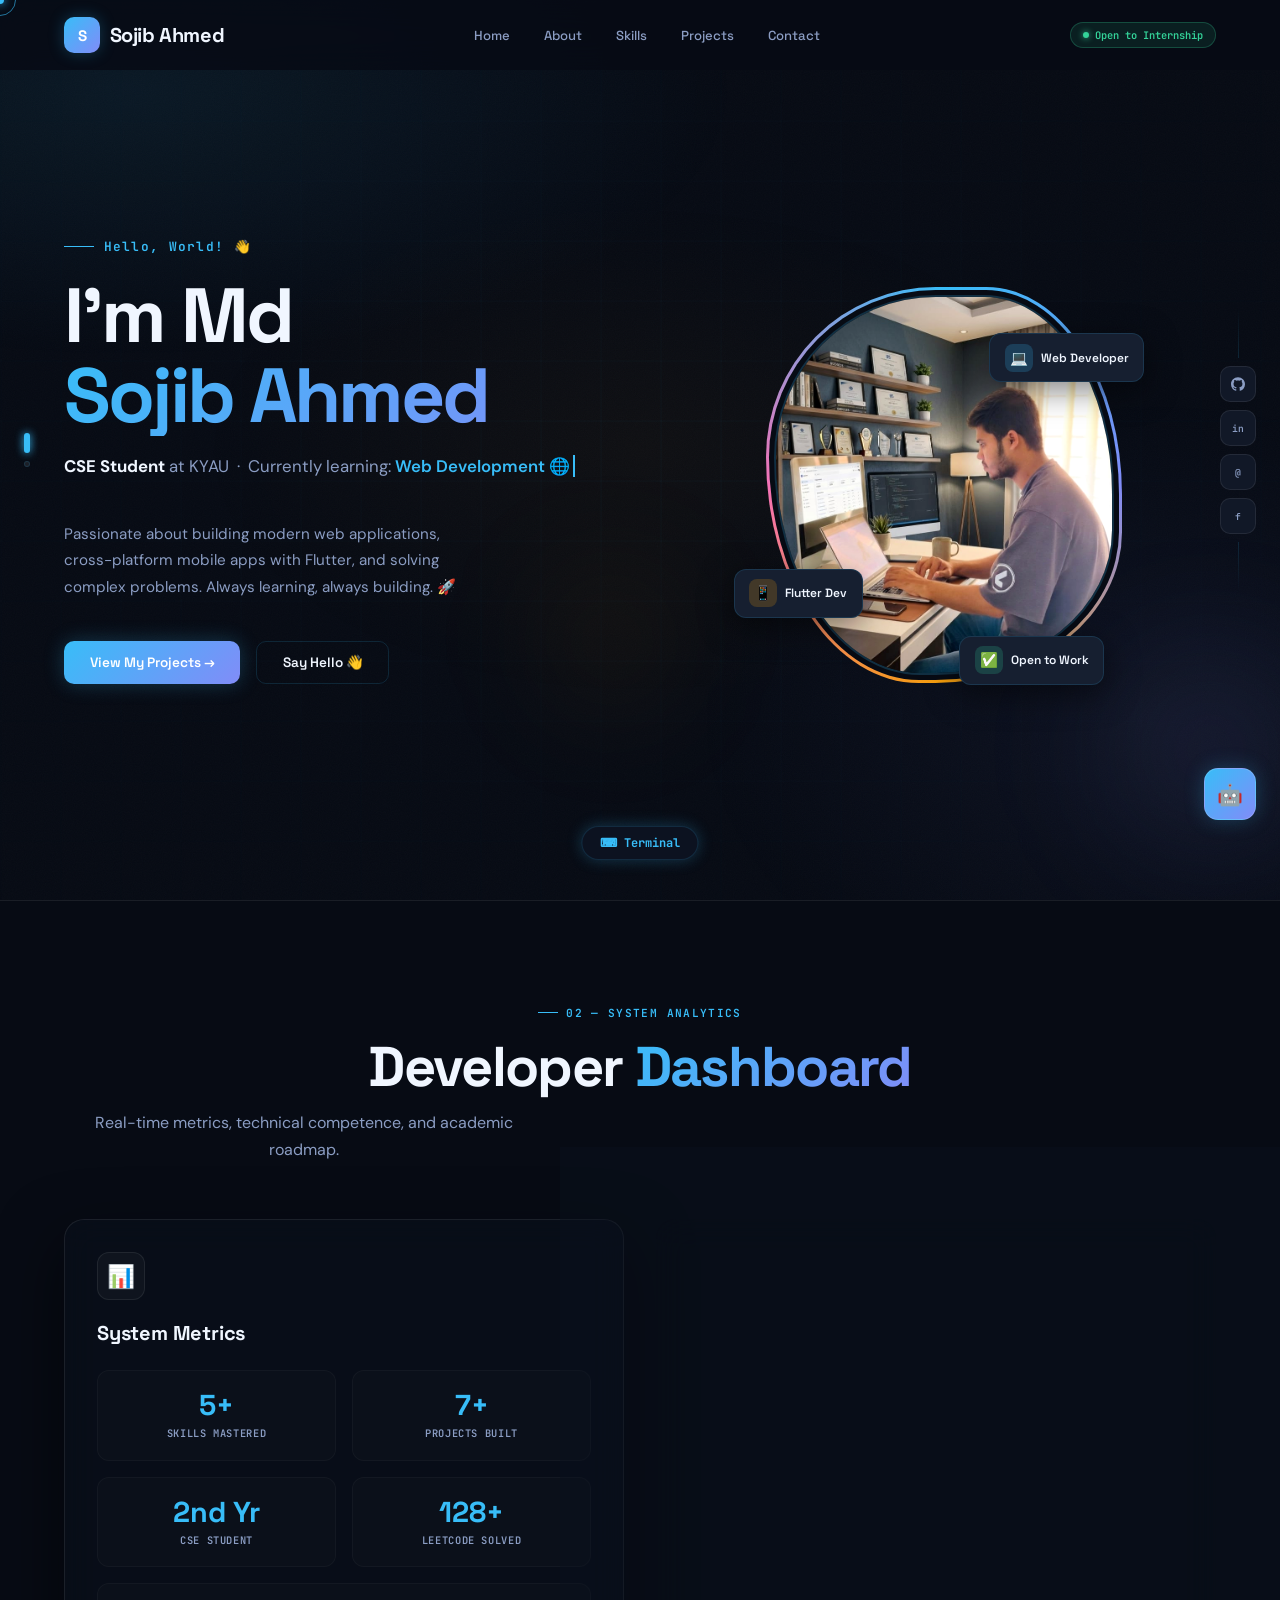
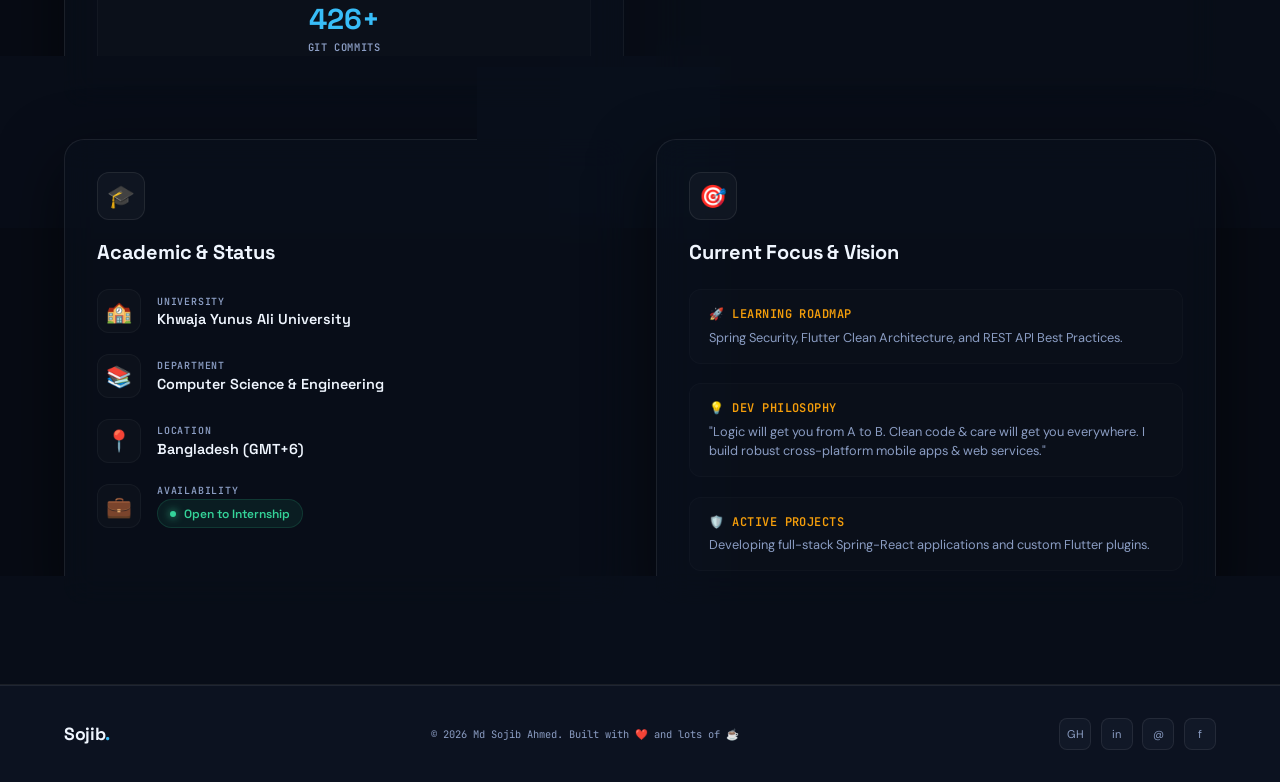
<file: index.html>
<!DOCTYPE html>
<html lang="en">
<head>
  <meta charset="UTF-8"/>
  <meta name="viewport" content="width=device-width, initial-scale=1.0"/>
  <title>Md Sojib Ahmed | CSE Student & Web Developer</title>
  <meta name="description" content="Portfolio of Md Sojib Ahmed — CSE student at Khwaja Yunus Ali University. Passionate about web development, Flutter, and problem solving."/>
  <meta name="keywords" content="Md Sojib Ahmed, CSE student, web developer, Flutter, React, portfolio, KYAU"/>
  <meta name="author" content="Md Sojib Ahmed"/>
  <meta property="og:title" content="Md Sojib Ahmed | Developer Portfolio"/>
  <meta property="og:description" content="CSE student passionate about web development, Flutter apps, and problem solving."/>
  <meta property="og:type" content="website"/>
  <link rel="icon" href="data:image/svg+xml,%3Csvg xmlns='http://www.w3.org/2000/svg' viewBox='0 0 100 100'%3E%3Cdefs%3E%3ClinearGradient id='grad' x1='0%25' y1='0%25' x2='100%25' y2='100%25'%3E%3Cstop offset='0%25' stop-color='%2338bdf8'/%3E%3Cstop offset='100%25' stop-color='%23818cf8'/%3E%3C/linearGradient%3E%3C/defs%3E%3Crect width='100' height='100' rx='24' fill='%230d1117' stroke='url(%23grad)' stroke-width='4'/%3E%3Ctext x='50%25' y='68%25' font-family='system-ui, sans-serif' font-weight='900' font-size='56' fill='url(%23grad)' text-anchor='middle'%3ES%3C/text%3E%3C/svg%3E"/>
  <link rel="stylesheet" href="css/global.css"/>
  <link rel="stylesheet" href="css/home.css"/>
</head>
<body>

<!-- CURSOR -->
<div id="cur-dot"></div>
<div id="cur-ring"></div>

<!-- KONAMI OVERLAY -->
<div id="konami-overlay">
  <div class="konami-emoji">🎉</div>
  <h2 class="konami-title">You Found the Easter Egg!</h2>
  <p class="konami-sub">↑↑↓↓←→←→BA — Incredible! 🕹️<br/>You truly have the developer instinct. Sojib would be proud!</p>
  <button class="konami-close" id="konamiClose">Awesome, Close ✕</button>
</div>

<!-- LOADER -->
<div id="loader">
  <div class="loader-logo-wrap">
    <div class="loader-logo">Sojib<span class="ld-accent">.</span></div>
  </div>
  <div class="loader-dots">
    <span></span><span></span><span></span>
  </div>
  <div class="loader-progress">
    <div class="loader-bar" id="loader-bar"></div>
  </div>
  <div class="loader-status" id="loader-status">Initializing...</div>
</div>

<!-- SOCIAL SIDEBAR -->
<aside class="soc-sidebar" aria-label="Social links">
  <div class="soc-line"></div>
  <a href="https://github.com/sojibahmed404/" target="_blank" rel="noopener" class="soc-btn" aria-label="GitHub">
    <svg viewBox="0 0 24 24"><path d="M12 .297c-6.63 0-12 5.373-12 12 0 5.303 3.438 9.8 8.205 11.385.6.113.82-.258.82-.577 0-.285-.01-1.04-.015-2.04-3.338.724-4.042-1.61-4.042-1.61C4.422 18.07 3.633 17.7 3.633 17.7c-1.087-.744.084-.729.084-.729 1.205.084 1.838 1.236 1.838 1.236 1.07 1.835 2.809 1.305 3.495.998.108-.776.417-1.305.76-1.605-2.665-.3-5.466-1.332-5.466-5.93 0-1.31.465-2.38 1.235-3.22-.135-.303-.54-1.523.105-3.176 0 0 1.005-.322 3.3 1.23.96-.267 1.98-.399 3-.405 1.02.006 2.04.138 3 .405 2.28-1.552 3.285-1.23 3.285-1.23.645 1.653.24 2.873.12 3.176.765.84 1.23 1.91 1.23 3.22 0 4.61-2.805 5.625-5.475 5.92.42.36.81 1.096.81 2.22 0 1.606-.015 2.896-.015 3.286 0 .315.21.69.825.57C20.565 22.092 24 17.592 24 12.297c0-6.627-5.373-12-12-12"/></svg>
    <div class="soc-tip">GitHub</div>
  </a>
  <a href="https://www.linkedin.com/in/md-sojib-ahmed-a58ab03a2/" target="_blank" rel="noopener" class="soc-btn" aria-label="LinkedIn">in<div class="soc-tip">LinkedIn</div></a>
  <a href="mailto:mdsojibahmed544@gmail.com" class="soc-btn" aria-label="Email">@<div class="soc-tip">Email</div></a>
  <a href="https://www.facebook.com/mdsojib.ahamed.9615" target="_blank" rel="noopener" class="soc-btn" aria-label="Facebook">f<div class="soc-tip">Facebook</div></a>
  <div class="soc-line bottom"></div>
</aside>

<!-- PAGE INDICATOR -->
<nav class="page-indicator" aria-label="Page sections">
  <div class="pi-dot active" title="Home"></div>
  <div class="pi-dot" title="Intro"></div>
</nav>

<!-- NAVIGATION -->
<nav role="navigation" aria-label="Main navigation">
  <a href="index.html" class="nav-logo">
    <div class="nav-logo-icon">S</div>
    <span>Sojib Ahmed</span>
  </a>
  <ul class="nav-links">
    <li><a href="index.html" class="active" id="nav-home">Home</a></li>
    <li><a href="about.html" id="nav-about">About</a></li>
    <li><a href="skills.html" id="nav-skills">Skills</a></li>
    <li><a href="projects.html" id="nav-projects">Projects</a></li>
    <li><a href="contact.html" id="nav-contact">Contact</a></li>
  </ul>
  <div class="nav-available">
    <span class="nav-available-dot"></span>
    Open to Internship
  </div>
  <button class="nav-ham" id="nav-ham" aria-label="Open menu">
    <span></span><span></span><span></span>
  </button>
</nav>
<nav class="nav-drawer" id="nav-drawer">
  <div class="drawer-brand">
    <div class="drawer-logo-icon">S</div>
    <span>Sojib Ahmed</span>
  </div>
  <div class="drawer-links-wrap">
    <a href="index.html" class="active">Home</a>
    <a href="about.html">About</a>
    <a href="skills.html">Skills</a>
    <a href="projects.html">Projects</a>
    <a href="contact.html">Contact</a>
  </div>
  <div class="drawer-socials">
    <a href="https://github.com/sojibahmed404/" target="_blank" rel="noopener">GH</a>
    <a href="https://www.linkedin.com/in/md-sojib-ahmed-a58ab03a2/" target="_blank" rel="noopener">in</a>
    <a href="mailto:mdsojibahmed544@gmail.com">@</a>
    <a href="https://www.facebook.com/mdsojib.ahamed.9615" target="_blank" rel="noopener">f</a>
  </div>
</nav>

<!-- HERO SECTION -->
<section id="home" aria-label="Hero section">
  <!-- Background elements -->
  <div class="hero-grid-bg"></div>
  <div class="hero-orb"></div>
  <div class="hero-orb"></div>
  <div class="hero-orb"></div>

  <!-- Left content -->
  <div class="hero-left">
    <div class="hero-greeting reveal" data-delay="200">
      Hello, World! 👋
    </div>
    <h1 class="hero-name reveal" data-delay="350">
      <span class="name-line1">I'm Md</span>
      <span class="name-line2 scramble" data-text="Sojib Ahmed">Sojib Ahmed</span>
    </h1>
    <div class="hero-role-wrap reveal" data-delay="450">
      <strong>CSE Student</strong> at KYAU &nbsp;·&nbsp; Currently learning:
      <span id="typewriter-text"></span>
    </div>
    <p class="hero-desc reveal" data-delay="550">
      Passionate about building modern web applications, cross-platform mobile apps with Flutter, and solving complex problems. Always learning, always building. 🚀
    </p>
    <div class="hero-btns reveal" data-delay="650">
      <a href="projects.html" class="btn-primary mag-btn" id="cta-projects">View My Projects →</a>
      <a href="contact.html" class="btn-outline mag-btn" id="cta-contact">Say Hello 👋</a>
    </div>
  </div>

  <!-- Right: Profile image -->
  <div class="hero-right reveal" data-delay="400">
    <div class="hero-img-container">
      <div class="hero-img-ring">
        <div class="hero-img-ring-inner"></div>
      </div>
      <div class="hero-img-blob">
        <img src="assets/ss.jpeg" alt="Md Sojib Ahmed — CSE Student and Developer" loading="eager"/>
      </div>
      <!-- Floating badges -->
      <div class="hero-badge hero-badge-1">
        <div class="badge-icon">💻</div>
        <span>Web Developer</span>
      </div>
      <div class="hero-badge hero-badge-2">
        <div class="badge-icon">📱</div>
        <span>Flutter Dev</span>
      </div>
      <div class="hero-badge hero-badge-3">
        <div class="badge-icon">✅</div>
        <span>Open to Work</span>
      </div>
    </div>
  </div>


</section>

<!-- DEVELOPER DASHBOARD SECTION -->
<section id="dev-dashboard" class="dev-dashboard section-anchor reveal" data-delay="100">
  <div class="dashboard-header text-center">
    <div class="section-eyebrow">02 — SYSTEM ANALYTICS</div>
    <h2 class="section-title">Developer <span class="hl">Dashboard</span></h2>
    <p class="section-sub">Real-time metrics, technical competence, and academic roadmap.</p>
  </div>

  <div class="dashboard-grid">
    <!-- Card 1: Core Metrics & Stats -->
    <div class="dash-card metrics-card reveal" data-delay="200">
      <div class="card-glow"></div>
      <div class="card-header-icon">📊</div>
      <h3>System Metrics</h3>
      <div class="stats-grid">
        <div class="dash-stat-item">
          <div class="ds-num"><span data-count="6" data-suffix="+">0+</span></div>
          <div class="ds-label">Skills Mastered</div>
          <div class="ds-tooltip">C, C++, Java, JavaScript, Dart, HTML/CSS</div>
        </div>
        <div class="dash-stat-item">
          <div class="ds-num"><span data-count="8" data-suffix="+">0+</span></div>
          <div class="ds-label">Projects Built</div>
          <div class="ds-tooltip">Emergency Blood Finder, KYAU PDF Builder, Portfolio</div>
        </div>
        <div class="dash-stat-item">
          <div class="ds-num"><span data-count="2" data-suffix="nd Yr">0</span></div>
          <div class="ds-label">CSE Student</div>
          <div class="ds-tooltip">Khwaja Yunus Ali University • CSE Department</div>
        </div>
        <div class="dash-stat-item">
          <div class="ds-num"><span data-count="150" data-suffix="+">0+</span></div>
          <div class="ds-label">LeetCode Solved</div>
          <div class="ds-tooltip">Data Structures & Algorithms in C++ & Java</div>
        </div>
        <div class="dash-stat-item">
          <div class="ds-num"><span data-count="500" data-suffix="+">0+</span></div>
          <div class="ds-label">Git Commits</div>
          <div class="ds-tooltip">Continuous integration & source control history</div>
        </div>
      </div>
    </div>

    <!-- Card 2: Interactive Core Stack Explorer -->
    <div class="dash-card stack-card reveal" data-delay="300">
      <div class="card-glow"></div>
      <div class="card-header-icon">⚡</div>
      <h3>Core Tech Stack</h3>
      <div class="stack-list">
        <div class="stack-item" data-tech="html">
          <div class="stack-info">
            <span class="stack-name">HTML / CSS / JS</span>
            <span class="stack-pct">95%</span>
          </div>
          <div class="stack-bar-wrap">
            <div class="stack-bar" style="--target-width: 95%"></div>
          </div>
        </div>
        <div class="stack-item" data-tech="react">
          <div class="stack-info">
            <span class="stack-name">React.js / Vite / Tailwind</span>
            <span class="stack-pct">90%</span>
          </div>
          <div class="stack-bar-wrap">
            <div class="stack-bar" style="--target-width: 90%"></div>
          </div>
        </div>
        <div class="stack-item" data-tech="flutter">
          <div class="stack-info">
            <span class="stack-name">Flutter / Dart Mobile</span>
            <span class="stack-pct">85%</span>
          </div>
          <div class="stack-bar-wrap">
            <div class="stack-bar" style="--target-width: 85%"></div>
          </div>
        </div>
        <div class="stack-item" data-tech="spring">
          <div class="stack-info">
            <span class="stack-name">Spring Boot / Java / JWT</span>
            <span class="stack-pct">80%</span>
          </div>
          <div class="stack-bar-wrap">
            <div class="stack-bar" style="--target-width: 80%"></div>
          </div>
        </div>
        <div class="stack-item" data-tech="wordpress">
          <div class="stack-info">
            <span class="stack-name">WordPress CMS & WooCommerce</span>
            <span class="stack-pct">75%</span>
          </div>
          <div class="stack-bar-wrap">
            <div class="stack-bar" style="--target-width: 75%"></div>
          </div>
        </div>
        <div class="stack-item" data-tech="git">
          <div class="stack-info">
            <span class="stack-name">Git / GitHub & DevOps</span>
            <span class="stack-pct">90%</span>
          </div>
          <div class="stack-bar-wrap">
            <div class="stack-bar" style="--target-width: 90%"></div>
          </div>
        </div>
      </div>
    </div>

    <!-- Card 3: Academic & Status Hub -->
    <div class="dash-card status-card reveal" data-delay="400">
      <div class="card-glow"></div>
      <div class="card-header-icon">🎓</div>
      <h3>Academic & Status</h3>
      <div class="status-list">
        <div class="status-item">
          <span class="status-icon">🏫</span>
          <div class="status-content">
            <div class="status-label">University</div>
            <div class="status-val">Khwaja Yunus Ali University</div>
          </div>
        </div>
        <div class="status-item">
          <span class="status-icon">📚</span>
          <div class="status-content">
            <div class="status-label">Department</div>
            <div class="status-val">Computer Science & Engineering</div>
          </div>
        </div>
        <div class="status-item">
          <span class="status-icon">📍</span>
          <div class="status-content">
            <div class="status-label">Location</div>
            <div class="status-val">Bangladesh (GMT+6)</div>
          </div>
        </div>
        <div class="status-item">
          <span class="status-icon">💼</span>
          <div class="status-content">
            <div class="status-label">Availability</div>
            <div class="status-val status-val-badge">
              <span class="status-dot-pulse"></span>
              Open to Internship
            </div>
          </div>
        </div>
      </div>
    </div>

    <!-- Card 4: Dev Goals & Focus -->
    <div class="dash-card focus-card reveal" data-delay="500">
      <div class="card-glow"></div>
      <div class="card-header-icon">🎯</div>
      <h3>Current Focus & Vision</h3>
      <div class="focus-content">
        <div class="focus-block">
          <h4>🚀 Learning Roadmap</h4>
          <p>Spring Security, Flutter Clean Architecture, and REST API Best Practices.</p>
        </div>
        <div class="focus-block">
          <h4>💡 Dev Philosophy</h4>
          <p>"Logic will get you from A to B. Clean code & care will get you everywhere. I build robust cross-platform mobile apps & web services."</p>
        </div>
        <div class="focus-block">
          <h4>🛡️ Active Projects</h4>
          <p>Developing full-stack Spring-React applications and custom Flutter plugins.</p>
        </div>
      </div>
    </div>
  </div>
</section>


<!-- ── TERMINAL WIDGET (MODAL OVERLAY STYLE) ── -->
<button id="term-open-btn" title="Open Terminal">⌨ Terminal</button>

<div id="terminal-overlay">
  <div class="terminal-box">
    <div class="terminal-bar">
      <div class="terminal-dot r" id="term-close-dot" title="Close Terminal"></div>
      <div class="terminal-dot y"></div>
      <div class="terminal-dot g"></div>
      <div class="terminal-title">sojib@portfolio ~ terminal</div>
    </div>
    <div class="terminal-body" id="terminal-body">
      <div class="term-line welcome-msg">
        <pre class="term-ascii" style="color: #3fb950; font-family: monospace; font-size: clamp(.38rem, 1vw, .55rem); line-height: 1.15; overflow-x: auto; white-space: pre; margin-bottom: 1rem;">
 ____   ___    _ ___ ____    _    _   _ __  __ _____ ____  
/ ___| / _ \  | |_ _| __ )  / \  | | | |  \/  | ____|  _ \ 
\___ \| | | |_| || ||  _ \ / _ \ | |_| | |\/| |  _| | | | |
 ___) | |_| | |_| || || |_) / ___ \|  _  | |  | | |___| |_| |
|____/ \___/ \___/___|____/_/   \_\_| |_|_|  |_|_____|____/ 
        </pre>
        <p class="term-line info">Welcome to Sojib's Interactive CLI [Version 1.0.0]</p>
        <p class="term-line info">Type <span style="color: #58a6ff;">'help'</span> to see a list of available commands.</p>
        
        <div class="term-quick-actions" style="margin-top: 1rem; display: flex; flex-wrap: wrap; gap: 0.5rem; align-items: center;">
          <span style="color: #8b949e; font-family: monospace; font-size: 0.75rem;">Quick Run:</span>
          <button class="term-qbtn" onclick="runTermCmd('help')">help</button>
          <button class="term-qbtn" onclick="runTermCmd('neofetch')">neofetch</button>
          <button class="term-qbtn" onclick="runTermCmd('skills --visual')">skills</button>
          <button class="term-qbtn" onclick="runTermCmd('github')">github</button>
          <button class="term-qbtn" onclick="runTermCmd('sudo hack')">sudo hack</button>
        </div>
        <br/>
      </div>
    </div>
    <div class="terminal-input-row">
      <span class="terminal-prompt">sojib@portfolio:~$ </span>
      <input id="terminal-input" type="text" placeholder="type 'help' for commands..." autocomplete="off" spellcheck="false"/>
    </div>
  </div>
</div>

<!-- AI CHAT -->
<div id="ai-chat-btn" role="button" aria-label="Open AI chat" title="Chat with Sojib's AI">🤖</div>
<div id="ai-chat-bubble" role="dialog" aria-label="AI Assistant">
  <div class="chat-header">
    <div class="chat-header-dot"></div>
    <div class="chat-header-title">Ask about Sojib 🤖</div>
    <div class="chat-header-sub">AI Assistant</div>
    <button class="chat-close-btn" id="chat-close">✕</button>
  </div>
  <div class="chat-msgs" id="chat-msgs">
    <div class="chat-msg bot">Hi! 👋 I'm Sojib's AI assistant. Ask me anything about him — skills, projects, or how to contact him!</div>
  </div>
  <div class="chat-quick">
    <button class="chat-quick-btn" onclick="quickAsk('Who is Sojib?')">Who is Sojib?</button>
    <button class="chat-quick-btn" onclick="quickAsk('What are his skills?')">Skills?</button>
    <button class="chat-quick-btn" onclick="quickAsk('Is he available for internship?')">Internship?</button>
    <button class="chat-quick-btn" onclick="quickAsk('What projects has he built?')">Projects?</button>
  </div>
  <div class="chat-input-row">
    <input id="chat-input" type="text" placeholder="Ask something..." autocomplete="off"/>
    <button id="chat-send" aria-label="Send">➤</button>
  </div>
</div>

<!-- BACK TO TOP -->
<button id="back-top" aria-label="Back to top">↑</button>

<!-- FOOTER -->
<footer>
  <div class="footer-inner">
    <a href="index.html" class="footer-logo">Sojib<span>.</span></a>
    <p class="footer-copy">© 2026 Md Sojib Ahmed. Built with ❤️ and lots of ☕</p>
    <div class="footer-socials">
      <a href="https://github.com/sojibahmed404/" target="_blank" rel="noopener" aria-label="GitHub">GH</a>
      <a href="https://www.linkedin.com/in/md-sojib-ahmed-a58ab03a2/" target="_blank" rel="noopener" aria-label="LinkedIn">in</a>
      <a href="mailto:mdsojibahmed544@gmail.com" aria-label="Email">@</a>
      <a href="https://www.facebook.com/mdsojib.ahamed.9615" target="_blank" rel="noopener" aria-label="Facebook">f</a>
    </div>
  </div>
</footer>

<script src="js/global.js"></script>
<script src="js/home.js"></script>
</body>
</html>
</file>
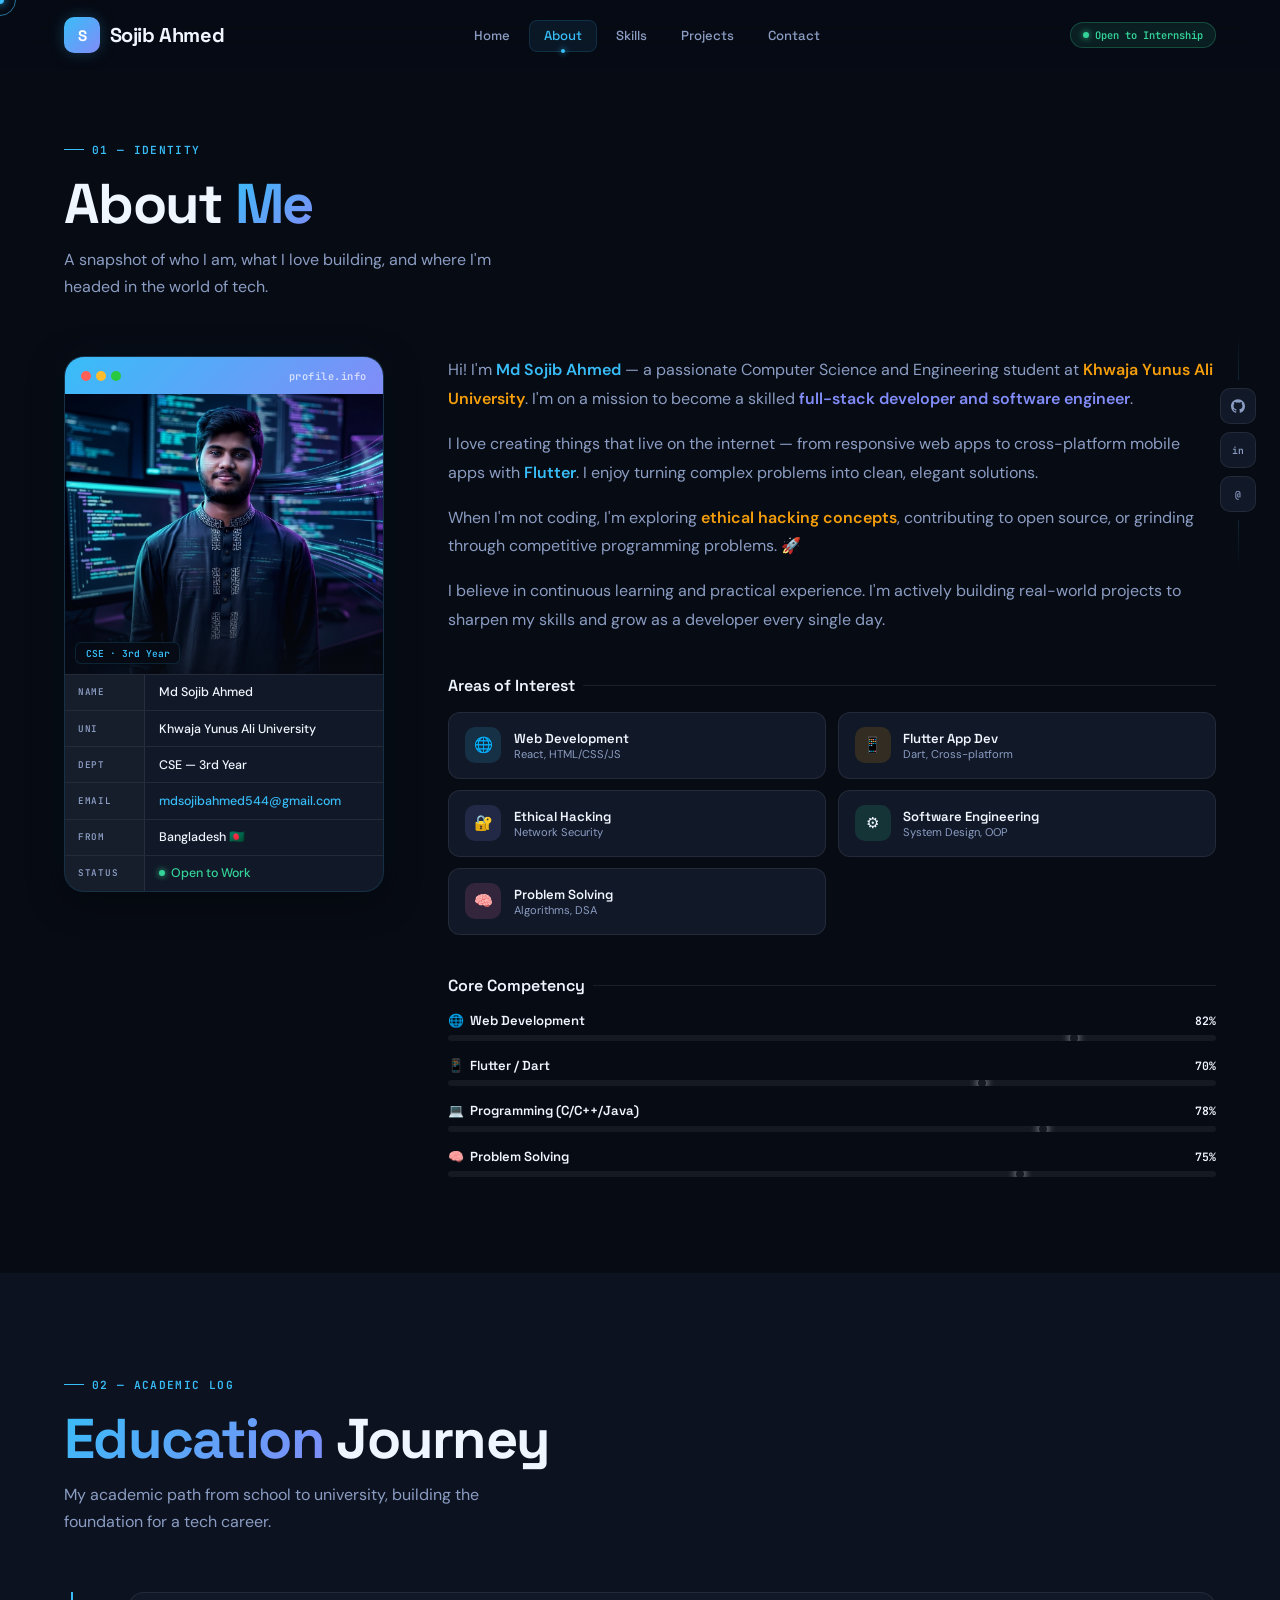
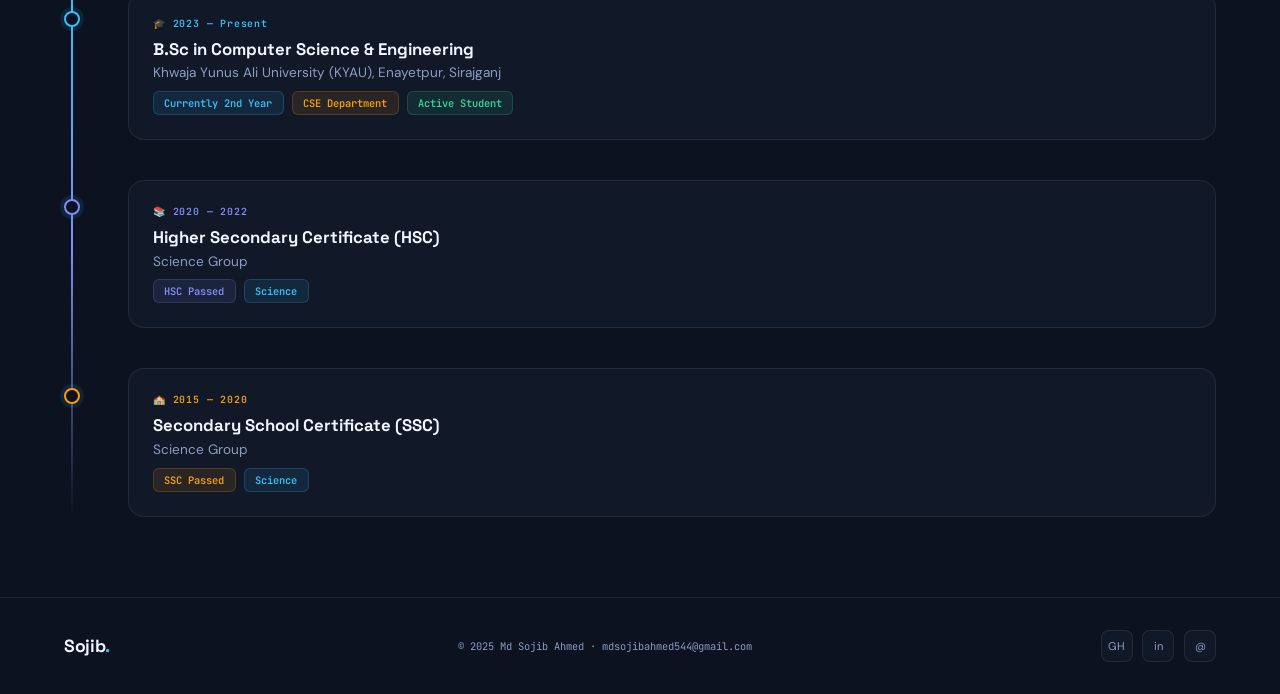
<file: about.html>
<!DOCTYPE html>
<html lang="en">

<head>
  <meta charset="UTF-8" />
  <meta name="viewport" content="width=device-width, initial-scale=1.0" />
  <title>About | Md Sojib Ahmed</title>
  <meta name="description"
    content="Learn about Md Sojib Ahmed — his background, interests, skills, and academic journey as a CSE student at Khwaja Yunus Ali University." />
  <link rel="icon"
    href="data:image/svg+xml,%3Csvg xmlns='http://www.w3.org/2000/svg' viewBox='0 0 100 100'%3E%3Cdefs%3E%3ClinearGradient id='grad' x1='0%25' y1='0%25' x2='100%25' y2='100%25'%3E%3Cstop offset='0%25' stop-color='%2338bdf8'/%3E%3Cstop offset='100%25' stop-color='%23818cf8'/%3E%3C/linearGradient%3E%3C/defs%3E%3Crect width='100' height='100' rx='24' fill='%230d1117' stroke='url(%23grad)' stroke-width='4'/%3E%3Ctext x='50%25' y='68%25' font-family='system-ui, sans-serif' font-weight='900' font-size='56' fill='url(%23grad)' text-anchor='middle'%3ES%3C/text%3E%3C/svg%3E" />
  <link rel="stylesheet" href="css/global.css" />
  <link rel="stylesheet" href="css/about.css" />
</head>

<body>

  <!-- CURSOR -->
  <div id="cur-dot"></div>
  <div id="cur-ring"></div>

  <!-- KONAMI OVERLAY -->
  <div id="konami-overlay">
    <div class="konami-emoji">🎉</div>
    <h2 class="konami-title">You Found the Easter Egg!</h2>
    <p class="konami-sub">↑↑↓↓←→←→BA — Incredible! 🕹️<br />You truly have the developer instinct. Sojib would be proud!
    </p>
    <button class="konami-close" id="konamiClose">Awesome, Close ✕</button>
  </div>

  <!-- LOADER -->
  <div id="loader">
    <div class="loader-logo-wrap">
      <div class="loader-logo">Sojib<span class="ld-accent">.</span></div>
    </div>
    <div class="loader-dots"><span></span><span></span><span></span></div>
    <div class="loader-progress">
      <div class="loader-bar" id="loader-bar"></div>
    </div>
    <div class="loader-status" id="loader-status">Initializing...</div>
  </div>

  <!-- SOCIAL SIDEBAR -->
  <aside class="soc-sidebar">
    <div class="soc-line"></div>
    <a href="https://github.com/sojibahmed404/" target="_blank" rel="noopener" class="soc-btn">
      <svg viewBox="0 0 24 24">
        <path
          d="M12 .297c-6.63 0-12 5.373-12 12 0 5.303 3.438 9.8 8.205 11.385.6.113.82-.258.82-.577 0-.285-.01-1.04-.015-2.04-3.338.724-4.042-1.61-4.042-1.61C4.422 18.07 3.633 17.7 3.633 17.7c-1.087-.744.084-.729.084-.729 1.205.084 1.838 1.236 1.838 1.236 1.07 1.835 2.809 1.305 3.495.998.108-.776.417-1.305.76-1.605-2.665-.3-5.466-1.332-5.466-5.93 0-1.31.465-2.38 1.235-3.22-.135-.303-.54-1.523.105-3.176 0 0 1.005-.322 3.3 1.23.96-.267 1.98-.399 3-.405 1.02.006 2.04.138 3 .405 2.28-1.552 3.285-1.23 3.285-1.23.645 1.653.24 2.873.12 3.176.765.84 1.23 1.91 1.23 3.22 0 4.61-2.805 5.625-5.475 5.92.42.36.81 1.096.81 2.22 0 1.606-.015 2.896-.015 3.286 0 .315.21.69.825.57C20.565 22.092 24 17.592 24 12.297c0-6.627-5.373-12-12-12" />
      </svg>
      <div class="soc-tip">GitHub</div>
    </a>
    <a href="https://www.linkedin.com/in/md-sojib-ahmed-a58ab03a2/" target="_blank" rel="noopener" class="soc-btn">in
      <div class="soc-tip">LinkedIn</div></a>
    <a href="mailto:mdsojibahmed544@gmail.com" class="soc-btn">@<div class="soc-tip">Email</div></a>
    <div class="soc-line bottom"></div>
  </aside>

  <!-- NAVIGATION -->
  <nav role="navigation" aria-label="Main navigation">
    <a href="index.html" class="nav-logo">
      <div class="nav-logo-icon">S</div>
      <span>Sojib Ahmed</span>
    </a>
    <ul class="nav-links">
      <li><a href="index.html">Home</a></li>
      <li><a href="about.html" class="active">About</a></li>
      <li><a href="skills.html">Skills</a></li>
      <li><a href="projects.html">Projects</a></li>
      <li><a href="contact.html">Contact</a></li>
    </ul>
    <div class="nav-available"><span class="nav-available-dot"></span>Open to Internship</div>
    <button class="nav-ham" id="nav-ham"><span></span><span></span><span></span></button>
  </nav>
  <nav class="nav-drawer" id="nav-drawer">
    <div class="drawer-brand">
      <div class="drawer-logo-icon">S</div>
      <span>Sojib Ahmed</span>
    </div>
    <div class="drawer-links-wrap">
      <a href="index.html">Home</a>
      <a href="about.html" class="active">About</a>
      <a href="skills.html">Skills</a>
      <a href="projects.html">Projects</a>
      <a href="contact.html">Contact</a>
    </div>
    <div class="drawer-socials">
      <a href="https://github.com/sojibahmed404/" target="_blank" rel="noopener">GH</a>
      <a href="https://www.linkedin.com/in/md-sojib-ahmed-a58ab03a2/" target="_blank" rel="noopener">in</a>
      <a href="mailto:mdsojibahmed544@gmail.com">@</a>
      <a href="https://www.facebook.com/mdsojib.ahamed.9615" target="_blank" rel="noopener">f</a>
    </div>
  </nav>

  <!-- ABOUT SECTION -->
  <section id="about">
    <div class="reveal">
      <div class="section-eyebrow">01 — Identity</div>
      <h1 class="section-title">About <span class="hl">Me</span></h1>
      <p class="section-sub">A snapshot of who I am, what I love building, and where I'm headed in the world of tech.
      </p>
    </div>

    <div class="about-grid">
      <!-- Profile Card -->
      <div class="reveal from-left">
        <div class="profile-card">
          <div class="profile-card-bar">
            <div class="profile-card-dots">
              <div class="pcd r"></div>
              <div class="pcd y"></div>
              <div class="pcd g"></div>
            </div>
            <div class="profile-card-title">profile.info</div>
          </div>
          <div class="profile-photo-zone">
            <img src="assets/sojib.png" alt="Md Sojib Ahmed" />
            <div class="profile-photo-overlay"></div>
            <div class="profile-photo-tag">CSE · 3rd Year</div>
          </div>
          <div class="profile-data-table">
            <div class="profile-row">
              <div class="pr-key">Name</div>
              <div class="pr-val">Md Sojib Ahmed</div>
            </div>
            <div class="profile-row">
              <div class="pr-key">Uni</div>
              <div class="pr-val">Khwaja Yunus Ali University</div>
            </div>
            <div class="profile-row">
              <div class="pr-key">Dept</div>
              <div class="pr-val">CSE — 3rd Year</div>
            </div>
            <div class="profile-row">
              <div class="pr-key">Email</div>
              <div class="pr-val"><a href="mailto:mdsojibahmed544@gmail.com"
                  style="color:var(--cyan);text-decoration:none">mdsojibahmed544@gmail.com</a></div>
            </div>
            <div class="profile-row">
              <div class="pr-key">From</div>
              <div class="pr-val">Bangladesh 🇧🇩</div>
            </div>
            <div class="profile-row">
              <div class="pr-key">Status</div>
              <div class="pr-val available">Open to Work</div>
            </div>
          </div>
        </div>
      </div>

      <!-- Right Content -->
      <div class="about-right reveal">
        <div class="about-intro">
          <p>Hi! I'm <span class="hl-cyan">Md Sojib Ahmed</span> — a passionate Computer Science and Engineering student
            at <span class="hl-amber">Khwaja Yunus Ali University</span>. I'm on a mission to become a skilled <span
              class="hl-violet">full-stack developer and software engineer</span>.</p>
          <p>I love creating things that live on the internet — from responsive web apps to cross-platform mobile apps
            with <span class="hl-cyan">Flutter</span>. I enjoy turning complex problems into clean, elegant solutions.
          </p>
          <p>When I'm not coding, I'm exploring <span class="hl-amber">ethical hacking concepts</span>, contributing to
            open source, or grinding through competitive programming problems. 🚀</p>
          <p>I believe in continuous learning and practical experience. I'm actively building real-world projects to
            sharpen my skills and grow as a developer every single day.</p>
        </div>

        <div class="interests-title">Areas of Interest</div>
        <div class="interests-grid">
          <div class="interest-card">
            <div class="interest-icon">🌐</div>
            <div>
              <div class="interest-name">Web Development</div>
              <div class="interest-sub">React, HTML/CSS/JS</div>
            </div>
          </div>
          <div class="interest-card">
            <div class="interest-icon">📱</div>
            <div>
              <div class="interest-name">Flutter App Dev</div>
              <div class="interest-sub">Dart, Cross-platform</div>
            </div>
          </div>
          <div class="interest-card">
            <div class="interest-icon">🔐</div>
            <div>
              <div class="interest-name">Ethical Hacking</div>
              <div class="interest-sub">Network Security</div>
            </div>
          </div>
          <div class="interest-card">
            <div class="interest-icon">⚙️</div>
            <div>
              <div class="interest-name">Software Engineering</div>
              <div class="interest-sub">System Design, OOP</div>
            </div>
          </div>
          <div class="interest-card">
            <div class="interest-icon">🧠</div>
            <div>
              <div class="interest-name">Problem Solving</div>
              <div class="interest-sub">Algorithms, DSA</div>
            </div>
          </div>
        </div>

        <div class="skill-bars-title">Core Competency</div>
        <div class="skill-bar-item">
          <div class="skill-bar-top">
            <div class="skill-bar-name"><span class="skill-bar-icon">🌐</span> Web Development</div>
            <div class="skill-bar-pct">82%</div>
          </div>
          <div class="skill-track">
            <div class="skill-fill" data-w="82%" style="width:0"></div>
          </div>
        </div>
        <div class="skill-bar-item">
          <div class="skill-bar-top">
            <div class="skill-bar-name"><span class="skill-bar-icon">📱</span> Flutter / Dart</div>
            <div class="skill-bar-pct">70%</div>
          </div>
          <div class="skill-track">
            <div class="skill-fill" data-w="70%" style="width:0"></div>
          </div>
        </div>
        <div class="skill-bar-item">
          <div class="skill-bar-top">
            <div class="skill-bar-name"><span class="skill-bar-icon">💻</span> Programming (C/C++/Java)</div>
            <div class="skill-bar-pct">78%</div>
          </div>
          <div class="skill-track">
            <div class="skill-fill" data-w="78%" style="width:0"></div>
          </div>
        </div>
        <div class="skill-bar-item">
          <div class="skill-bar-top">
            <div class="skill-bar-name"><span class="skill-bar-icon">🧠</span> Problem Solving</div>
            <div class="skill-bar-pct">75%</div>
          </div>
          <div class="skill-track">
            <div class="skill-fill" data-w="75%" style="width:0"></div>
          </div>
        </div>
      </div>
    </div>
  </section>

  <!-- EDUCATION SECTION -->
  <section id="education">
    <div class="reveal">
      <div class="section-eyebrow">02 — Academic Log</div>
      <h2 class="section-title"><span class="hl">Education</span> Journey</h2>
      <p class="section-sub">My academic path from school to university, building the foundation for a tech career.</p>
    </div>

    <div class="edu-timeline reveal" data-delay="200">
      <div class="edu-item">
        <div class="edu-dot"></div>
        <div class="edu-card-inner">
          <div class="edu-period">🎓 2023 — Present</div>
          <h3 class="edu-degree">B.Sc in Computer Science & Engineering</h3>
          <div class="edu-institution">Khwaja Yunus Ali University (KYAU), Enayetpur, Sirajganj</div>
          <div class="edu-meta">
            <span class="tag">Currently 2nd Year</span>
            <span class="tag amber">CSE Department</span>
            <span class="tag emerald">Active Student</span>
          </div>
        </div>
      </div>

      <div class="edu-item">
        <div class="edu-dot"></div>
        <div class="edu-card-inner">
          <div class="edu-period">📚 2020 — 2022</div>
          <h3 class="edu-degree">Higher Secondary Certificate (HSC)</h3>
          <div class="edu-institution">Science Group</div>
          <div class="edu-meta">
            <span class="tag violet">HSC Passed</span>
            <span class="tag">Science</span>
          </div>
        </div>
      </div>

      <div class="edu-item">
        <div class="edu-dot"></div>
        <div class="edu-card-inner">
          <div class="edu-period">🏫 2015 — 2020</div>
          <h3 class="edu-degree">Secondary School Certificate (SSC)</h3>
          <div class="edu-institution">Science Group</div>
          <div class="edu-meta">
            <span class="tag amber">SSC Passed</span>
            <span class="tag">Science</span>
          </div>
        </div>
      </div>
    </div>
  </section>

  <button id="back-top">↑</button>

  <footer>
    <div class="footer-inner">
      <a href="index.html" class="footer-logo">Sojib<span>.</span></a>
      <p class="footer-copy">© 2025 Md Sojib Ahmed · mdsojibahmed544@gmail.com</p>
      <div class="footer-socials">
        <a href="https://github.com/sojibahmed404/" target="_blank" rel="noopener">GH</a>
        <a href="https://www.linkedin.com/in/md-sojib-ahmed-a58ab03a2/" target="_blank" rel="noopener">in</a>
        <a href="mailto:mdsojibahmed544@gmail.com">@</a>
      </div>
    </div>
  </footer>

  <script src="js/global.js"></script>
  <script src="js/about.js"></script>
</body>

</html>
</file>
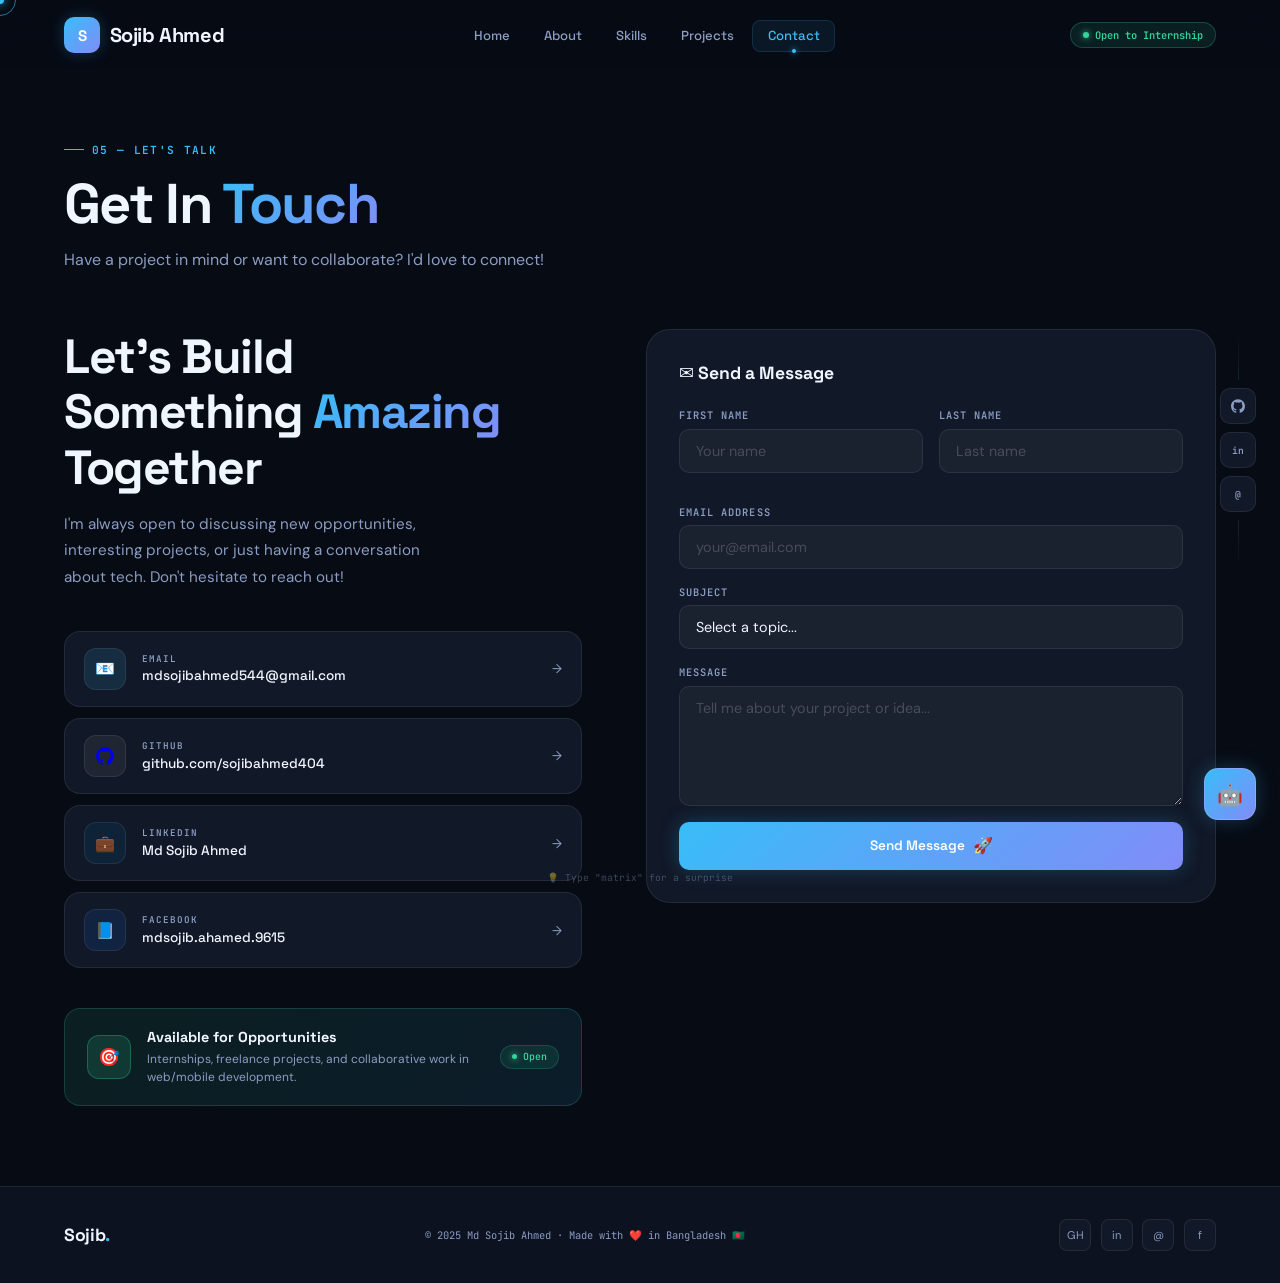
<file: contact.html>
<!DOCTYPE html>
<html lang="en">
<head>
  <meta charset="UTF-8"/>
  <meta name="viewport" content="width=device-width, initial-scale=1.0"/>
  <title>Contact | Md Sojib Ahmed</title>
  <meta name="description" content="Get in touch with Md Sojib Ahmed — email, LinkedIn, GitHub, and contact form."/>
  <link rel="icon" href="data:image/svg+xml,%3Csvg xmlns='http://www.w3.org/2000/svg' viewBox='0 0 100 100'%3E%3Cdefs%3E%3ClinearGradient id='grad' x1='0%25' y1='0%25' x2='100%25' y2='100%25'%3E%3Cstop offset='0%25' stop-color='%2338bdf8'/%3E%3Cstop offset='100%25' stop-color='%23818cf8'/%3E%3C/linearGradient%3E%3C/defs%3E%3Crect width='100' height='100' rx='24' fill='%230d1117' stroke='url(%23grad)' stroke-width='4'/%3E%3Ctext x='50%25' y='68%25' font-family='system-ui, sans-serif' font-weight='900' font-size='56' fill='url(%23grad)' text-anchor='middle'%3ES%3C/text%3E%3C/svg%3E"/>
  <link rel="stylesheet" href="css/global.css"/>
  <link rel="stylesheet" href="css/contact.css"/>
</head>
<body>

<!-- CURSOR -->
<div id="cur-dot"></div>
<div id="cur-ring"></div>

<!-- KONAMI OVERLAY -->
<div id="konami-overlay">
  <div class="konami-emoji">🎉</div>
  <h2 class="konami-title">Easter Egg Found!</h2>
  <p class="konami-sub">↑↑↓↓←→←→BA 🕹️</p>
  <button class="konami-close" id="konamiClose">Close ✕</button>
</div>

<!-- LOADER -->
<div id="loader">
  <div class="loader-logo-wrap"><div class="loader-logo">Sojib<span class="ld-accent">.</span></div></div>
  <div class="loader-dots"><span></span><span></span><span></span></div>
  <div class="loader-progress"><div class="loader-bar" id="loader-bar"></div></div>
  <div class="loader-status" id="loader-status">Loading...</div>
</div>

<!-- MATRIX OVERLAY (secret easter egg) -->
<div id="matrix-overlay"><canvas id="matrix-canvas"></canvas></div>
<button id="matrix-exit">✕ Exit Matrix</button>

<!-- SOCIAL SIDEBAR -->
<aside class="soc-sidebar">
  <div class="soc-line"></div>
  <a href="https://github.com/sojibahmed404/" target="_blank" rel="noopener" class="soc-btn">
    <svg viewBox="0 0 24 24"><path d="M12 .297c-6.63 0-12 5.373-12 12 0 5.303 3.438 9.8 8.205 11.385.6.113.82-.258.82-.577 0-.285-.01-1.04-.015-2.04-3.338.724-4.042-1.61-4.042-1.61C4.422 18.07 3.633 17.7 3.633 17.7c-1.087-.744.084-.729.084-.729 1.205.084 1.838 1.236 1.838 1.236 1.07 1.835 2.809 1.305 3.495.998.108-.776.417-1.305.76-1.605-2.665-.3-5.466-1.332-5.466-5.93 0-1.31.465-2.38 1.235-3.22-.135-.303-.54-1.523.105-3.176 0 0 1.005-.322 3.3 1.23.96-.267 1.98-.399 3-.405 1.02.006 2.04.138 3 .405 2.28-1.552 3.285-1.23 3.285-1.23.645 1.653.24 2.873.12 3.176.765.84 1.23 1.91 1.23 3.22 0 4.61-2.805 5.625-5.475 5.92.42.36.81 1.096.81 2.22 0 1.606-.015 2.896-.015 3.286 0 .315.21.69.825.57C20.565 22.092 24 17.592 24 12.297c0-6.627-5.373-12-12-12"/></svg>
    <div class="soc-tip">GitHub</div>
  </a>
  <a href="https://www.linkedin.com/in/md-sojib-ahmed-a58ab03a2/" target="_blank" rel="noopener" class="soc-btn">in<div class="soc-tip">LinkedIn</div></a>
  <a href="mailto:mdsojibahmed544@gmail.com" class="soc-btn">@<div class="soc-tip">Email</div></a>
  <div class="soc-line bottom"></div>
</aside>

<!-- NAVIGATION -->
<nav role="navigation" aria-label="Main navigation">
  <a href="index.html" class="nav-logo">
    <div class="nav-logo-icon">S</div>
    <span>Sojib Ahmed</span>
  </a>
  <ul class="nav-links">
    <li><a href="index.html">Home</a></li>
    <li><a href="about.html">About</a></li>
    <li><a href="skills.html">Skills</a></li>
    <li><a href="projects.html">Projects</a></li>
    <li><a href="contact.html" class="active">Contact</a></li>
  </ul>
  <div class="nav-available"><span class="nav-available-dot"></span>Open to Internship</div>
  <button class="nav-ham" id="nav-ham"><span></span><span></span><span></span></button>
</nav>
<nav class="nav-drawer" id="nav-drawer">
  <div class="drawer-brand">
    <div class="drawer-logo-icon">S</div>
    <span>Sojib Ahmed</span>
  </div>
  <div class="drawer-links-wrap">
    <a href="index.html">Home</a>
    <a href="about.html">About</a>
    <a href="skills.html">Skills</a>
    <a href="projects.html">Projects</a>
    <a href="contact.html" class="active">Contact</a>
  </div>
  <div class="drawer-socials">
    <a href="https://github.com/sojibahmed404/" target="_blank" rel="noopener">GH</a>
    <a href="https://www.linkedin.com/in/md-sojib-ahmed-a58ab03a2/" target="_blank" rel="noopener">in</a>
    <a href="mailto:mdsojibahmed544@gmail.com">@</a>
    <a href="https://www.facebook.com/mdsojib.ahamed.9615" target="_blank" rel="noopener">f</a>
  </div>
</nav>

<!-- AI CHAT -->
<div id="ai-chat-btn" role="button" aria-label="Open AI chat" title="Chat with Sojib's AI">🤖</div>
<div id="ai-chat-bubble" role="dialog" aria-label="AI Assistant">
  <div class="chat-header">
    <div class="chat-header-dot"></div>
    <div class="chat-header-title">Ask about Sojib 🤖</div>
    <div class="chat-header-sub">AI Assistant</div>
    <button class="chat-close-btn" id="chat-close">✕</button>
  </div>
  <div class="chat-msgs" id="chat-msgs">
    <div class="chat-msg bot">Hi! 👋 I'm Sojib's AI assistant. Ask me anything about him — skills, projects, or how to contact him!</div>
  </div>
  <div class="chat-quick">
    <button class="chat-quick-btn" onclick="quickAsk('Who is Sojib?')">Who is Sojib?</button>
    <button class="chat-quick-btn" onclick="quickAsk('What are his skills?')">Skills?</button>
    <button class="chat-quick-btn" onclick="quickAsk('Is he available for internship?')">Internship?</button>
    <button class="chat-quick-btn" onclick="quickAsk('What projects has he built?')">Projects?</button>
  </div>
  <div class="chat-input-row">
    <input id="chat-input" type="text" placeholder="Ask something..." autocomplete="off"/>
    <button id="chat-send" aria-label="Send">➤</button>
  </div>
</div>

<!-- CONTACT SECTION -->
<section id="contact">
  <div class="reveal">
    <div class="section-eyebrow">05 — Let's Talk</div>
    <h1 class="section-title">Get In <span class="hl">Touch</span></h1>
    <p class="section-sub">Have a project in mind or want to collaborate? I'd love to connect!</p>
  </div>

  <div class="contact-grid">
    <!-- Left: Info -->
    <div class="contact-left reveal from-left">
      <div class="contact-headline">
        Let's Build<br/>Something <span class="hl-grad">Amazing</span><br/>Together
      </div>
      <p class="contact-sub">
        I'm always open to discussing new opportunities, interesting projects, or just having a conversation about tech. Don't hesitate to reach out!
      </p>

      <div class="contact-links">
        <a href="mailto:mdsojibahmed544@gmail.com" class="cl-card" id="link-email">
          <div class="cl-icon">📧</div>
          <div class="cl-info">
            <div class="cl-type">Email</div>
            <div class="cl-val">mdsojibahmed544@gmail.com</div>
          </div>
          <div class="cl-arrow">→</div>
        </a>
        <a href="https://github.com/sojibahmed404/" target="_blank" rel="noopener" class="cl-card" id="link-github">
          <div class="cl-icon">
            <svg width="18" height="18" viewBox="0 0 24 24" fill="currentColor"><path d="M12 .297c-6.63 0-12 5.373-12 12 0 5.303 3.438 9.8 8.205 11.385.6.113.82-.258.82-.577 0-.285-.01-1.04-.015-2.04-3.338.724-4.042-1.61-4.042-1.61C4.422 18.07 3.633 17.7 3.633 17.7c-1.087-.744.084-.729.084-.729 1.205.084 1.838 1.236 1.838 1.236 1.07 1.835 2.809 1.305 3.495.998.108-.776.417-1.305.76-1.605-2.665-.3-5.466-1.332-5.466-5.93 0-1.31.465-2.38 1.235-3.22-.135-.303-.54-1.523.105-3.176 0 0 1.005-.322 3.3 1.23.96-.267 1.98-.399 3-.405 1.02.006 2.04.138 3 .405 2.28-1.552 3.285-1.23 3.285-1.23.645 1.653.24 2.873.12 3.176.765.84 1.23 1.91 1.23 3.22 0 4.61-2.805 5.625-5.475 5.92.42.36.81 1.096.81 2.22 0 1.606-.015 2.896-.015 3.286 0 .315.21.69.825.57C20.565 22.092 24 17.592 24 12.297c0-6.627-5.373-12-12-12"/></svg>
          </div>
          <div class="cl-info">
            <div class="cl-type">GitHub</div>
            <div class="cl-val">github.com/sojibahmed404</div>
          </div>
          <div class="cl-arrow">→</div>
        </a>
        <a href="https://www.linkedin.com/in/md-sojib-ahmed-a58ab03a2/" target="_blank" rel="noopener" class="cl-card" id="link-linkedin">
          <div class="cl-icon">💼</div>
          <div class="cl-info">
            <div class="cl-type">LinkedIn</div>
            <div class="cl-val">Md Sojib Ahmed</div>
          </div>
          <div class="cl-arrow">→</div>
        </a>
        <a href="https://www.facebook.com/mdsojib.ahamed.9615" target="_blank" rel="noopener" class="cl-card" id="link-facebook">
          <div class="cl-icon">📘</div>
          <div class="cl-info">
            <div class="cl-type">Facebook</div>
            <div class="cl-val">mdsojib.ahamed.9615</div>
          </div>
          <div class="cl-arrow">→</div>
        </a>
      </div>

      <!-- Availability card -->
      <div class="availability-card">
        <div class="avail-icon">🎯</div>
        <div>
          <div class="avail-title">Available for Opportunities</div>
          <div class="avail-sub">Internships, freelance projects, and collaborative work in web/mobile development.</div>
        </div>
        <div class="avail-badge">
          <span class="avail-dot"></span>
          Open
        </div>
      </div>
    </div>

    <!-- Right: Form -->
    <div class="contact-right reveal from-right">
      <div class="contact-form">
        <div class="form-title">✉️ Send a Message</div>

        <div id="form-success" class="form-success">
          <div class="success-icon">🎉</div>
          <div class="success-title">Message Sent!</div>
          <p class="success-sub">Thanks for reaching out! Sojib will get back to you soon.</p>
        </div>

        <form id="contact-form" novalidate>
          <div class="form-row">
            <div class="form-group">
              <label class="form-label" for="fname">First Name</label>
              <input class="form-input" type="text" id="fname" name="fname" placeholder="Your name" required autocomplete="given-name"/>
            </div>
            <div class="form-group">
              <label class="form-label" for="lname">Last Name</label>
              <input class="form-input" type="text" id="lname" name="lname" placeholder="Last name" autocomplete="family-name"/>
            </div>
          </div>
          <div class="form-group">
            <label class="form-label" for="email">Email Address</label>
            <input class="form-input" type="email" id="email" name="email" placeholder="your@email.com" required autocomplete="email"/>
          </div>
          <div class="form-group">
            <label class="form-label" for="subject">Subject</label>
            <select class="form-input form-select" id="subject" name="subject">
              <option value="">Select a topic...</option>
              <option value="internship">Internship Opportunity</option>
              <option value="freelance">Freelance Project</option>
              <option value="collaboration">Collaboration</option>
              <option value="question">General Question</option>
              <option value="other">Other</option>
            </select>
          </div>
          <div class="form-group">
            <label class="form-label" for="message">Message</label>
            <textarea class="form-textarea" id="message" name="message" placeholder="Tell me about your project or idea..." required></textarea>
          </div>
          <button type="submit" class="form-submit" id="form-submit-btn">
            <span>Send Message</span>
            <span class="submit-icon">🚀</span>
          </button>
        </form>
      </div>
    </div>
  </div>
</section>

<!-- Secret hint -->
<div style="position:fixed;bottom:1rem;left:50%;transform:translateX(-50%);z-index:100;font-family:var(--font-mono);font-size:.6rem;color:var(--muted);opacity:.4;pointer-events:none;">
  💡 Type "matrix" for a surprise
</div>

<button id="back-top">↑</button>

<footer>
  <div class="footer-inner">
    <a href="index.html" class="footer-logo">Sojib<span>.</span></a>
    <p class="footer-copy">© 2025 Md Sojib Ahmed · Made with ❤️ in Bangladesh 🇧🇩</p>
    <div class="footer-socials">
      <a href="https://github.com/sojibahmed404/" target="_blank" rel="noopener">GH</a>
      <a href="https://www.linkedin.com/in/md-sojib-ahmed-a58ab03a2/" target="_blank" rel="noopener">in</a>
      <a href="mailto:mdsojibahmed544@gmail.com">@</a>
      <a href="https://www.facebook.com/mdsojib.ahamed.9615" target="_blank" rel="noopener">f</a>
    </div>
  </div>
</footer>

<script src="js/global.js"></script>
<script src="js/contact.js"></script>
</body>
</html>
</file>
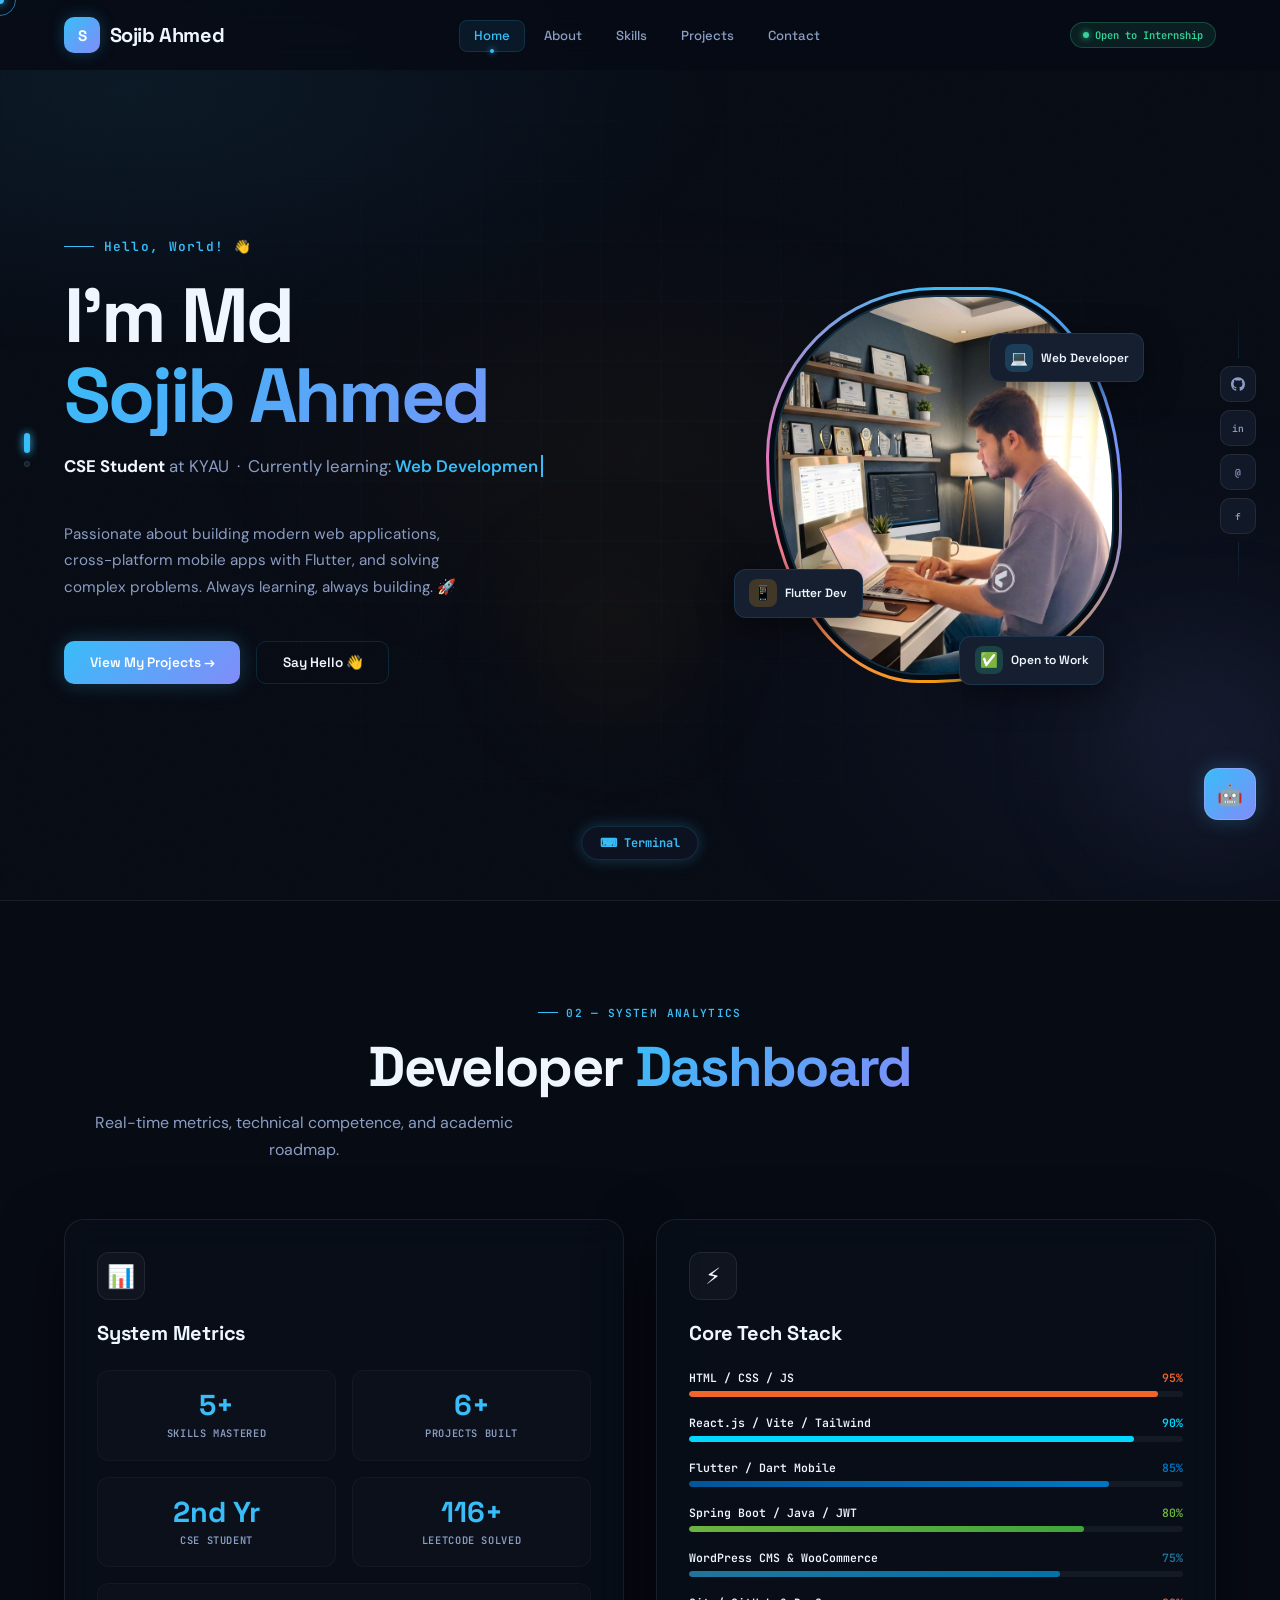
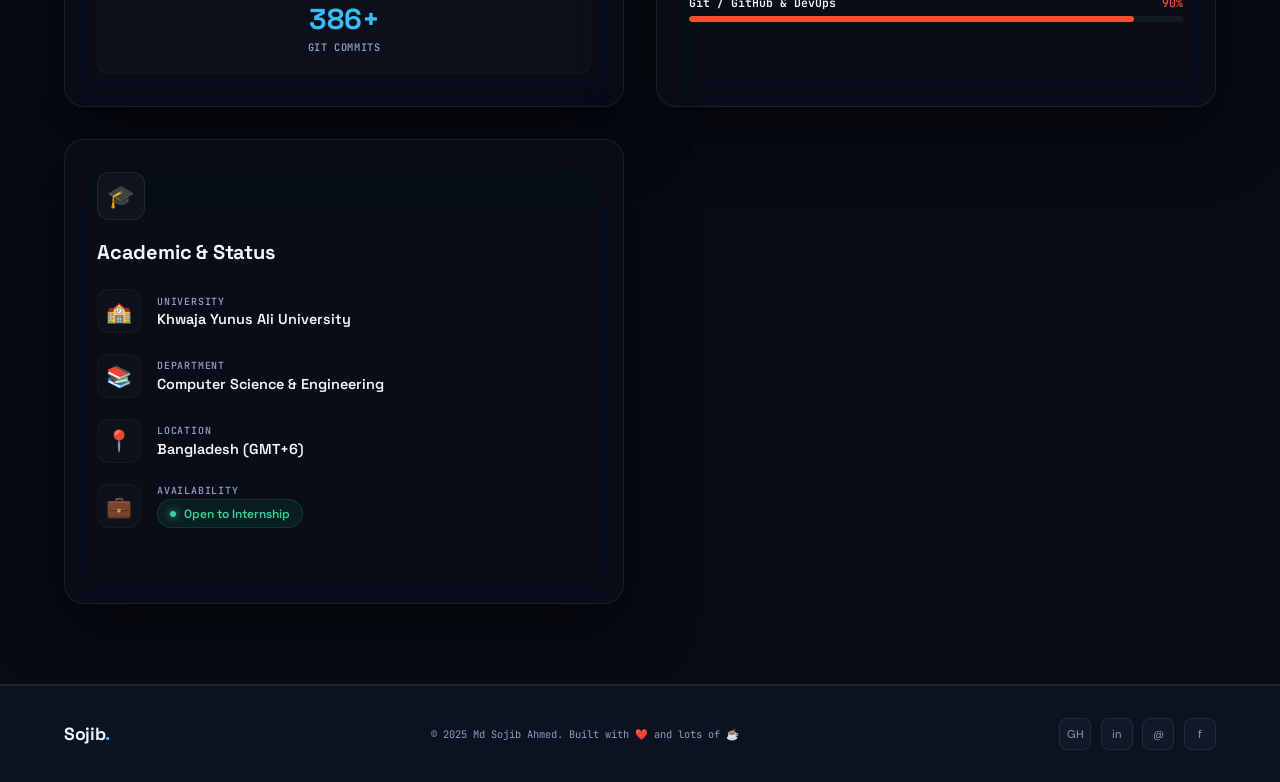
<file: home.html>
<!DOCTYPE html>
<html lang="en">
<head>
  <meta charset="UTF-8"/>
  <meta name="viewport" content="width=device-width, initial-scale=1.0"/>
  <title>Md Sojib Ahmed | CSE Student & Web Developer</title>
  <meta name="description" content="Portfolio of Md Sojib Ahmed — CSE student at Khwaja Yunus Ali University. Passionate about web development, Flutter, and problem solving."/>
  <meta name="keywords" content="Md Sojib Ahmed, CSE student, web developer, Flutter, React, portfolio, KYAU"/>
  <meta name="author" content="Md Sojib Ahmed"/>
  <meta property="og:title" content="Md Sojib Ahmed | Developer Portfolio"/>
  <meta property="og:description" content="CSE student passionate about web development, Flutter apps, and problem solving."/>
  <meta property="og:type" content="website"/>
  <link rel="icon" href="data:image/svg+xml,%3Csvg xmlns='http://www.w3.org/2000/svg' viewBox='0 0 100 100'%3E%3Cdefs%3E%3ClinearGradient id='grad' x1='0%25' y1='0%25' x2='100%25' y2='100%25'%3E%3Cstop offset='0%25' stop-color='%2338bdf8'/%3E%3Cstop offset='100%25' stop-color='%23818cf8'/%3E%3C/linearGradient%3E%3C/defs%3E%3Crect width='100' height='100' rx='24' fill='%230d1117' stroke='url(%23grad)' stroke-width='4'/%3E%3Ctext x='50%25' y='68%25' font-family='system-ui, sans-serif' font-weight='900' font-size='56' fill='url(%23grad)' text-anchor='middle'%3ES%3C/text%3E%3C/svg%3E"/>
  <link rel="stylesheet" href="css/global.css"/>
  <link rel="stylesheet" href="css/home.css"/>
</head>
<body>

<!-- CURSOR -->
<div id="cur-dot"></div>
<div id="cur-ring"></div>

<!-- KONAMI OVERLAY -->
<div id="konami-overlay">
  <div class="konami-emoji">🎉</div>
  <h2 class="konami-title">You Found the Easter Egg!</h2>
  <p class="konami-sub">↑↑↓↓←→←→BA — Incredible! 🕹️<br/>You truly have the developer instinct. Sojib would be proud!</p>
  <button class="konami-close" id="konamiClose">Awesome, Close ✕</button>
</div>

<!-- LOADER -->
<div id="loader">
  <div class="loader-logo-wrap">
    <div class="loader-logo">Sojib<span class="ld-accent">.</span></div>
  </div>
  <div class="loader-dots">
    <span></span><span></span><span></span>
  </div>
  <div class="loader-progress">
    <div class="loader-bar" id="loader-bar"></div>
  </div>
  <div class="loader-status" id="loader-status">Initializing...</div>
</div>

<!-- SOCIAL SIDEBAR -->
<aside class="soc-sidebar" aria-label="Social links">
  <div class="soc-line"></div>
  <a href="https://github.com/sojibahmed404/" target="_blank" rel="noopener" class="soc-btn" aria-label="GitHub">
    <svg viewBox="0 0 24 24"><path d="M12 .297c-6.63 0-12 5.373-12 12 0 5.303 3.438 9.8 8.205 11.385.6.113.82-.258.82-.577 0-.285-.01-1.04-.015-2.04-3.338.724-4.042-1.61-4.042-1.61C4.422 18.07 3.633 17.7 3.633 17.7c-1.087-.744.084-.729.084-.729 1.205.084 1.838 1.236 1.838 1.236 1.07 1.835 2.809 1.305 3.495.998.108-.776.417-1.305.76-1.605-2.665-.3-5.466-1.332-5.466-5.93 0-1.31.465-2.38 1.235-3.22-.135-.303-.54-1.523.105-3.176 0 0 1.005-.322 3.3 1.23.96-.267 1.98-.399 3-.405 1.02.006 2.04.138 3 .405 2.28-1.552 3.285-1.23 3.285-1.23.645 1.653.24 2.873.12 3.176.765.84 1.23 1.91 1.23 3.22 0 4.61-2.805 5.625-5.475 5.92.42.36.81 1.096.81 2.22 0 1.606-.015 2.896-.015 3.286 0 .315.21.69.825.57C20.565 22.092 24 17.592 24 12.297c0-6.627-5.373-12-12-12"/></svg>
    <div class="soc-tip">GitHub</div>
  </a>
  <a href="https://www.linkedin.com/in/md-sojib-ahmed-a58ab03a2/" target="_blank" rel="noopener" class="soc-btn" aria-label="LinkedIn">in<div class="soc-tip">LinkedIn</div></a>
  <a href="mailto:mdsojibahmed544@gmail.com" class="soc-btn" aria-label="Email">@<div class="soc-tip">Email</div></a>
  <a href="https://www.facebook.com/mdsojib.ahamed.9615" target="_blank" rel="noopener" class="soc-btn" aria-label="Facebook">f<div class="soc-tip">Facebook</div></a>
  <div class="soc-line bottom"></div>
</aside>

<!-- PAGE INDICATOR -->
<nav class="page-indicator" aria-label="Page sections">
  <div class="pi-dot active" title="Home"></div>
  <div class="pi-dot" title="Intro"></div>
</nav>

<!-- NAVIGATION -->
<nav role="navigation" aria-label="Main navigation">
  <a href="home.html" class="nav-logo">
    <div class="nav-logo-icon">S</div>
    <span>Sojib Ahmed</span>
  </a>
  <ul class="nav-links">
    <li><a href="home.html" class="active" id="nav-home">Home</a></li>
    <li><a href="about.html" id="nav-about">About</a></li>
    <li><a href="skills.html" id="nav-skills">Skills</a></li>
    <li><a href="projects.html" id="nav-projects">Projects</a></li>
    <li><a href="contact.html" id="nav-contact">Contact</a></li>
  </ul>
  <div class="nav-available">
    <span class="nav-available-dot"></span>
    Open to Internship
  </div>
  <button class="nav-ham" id="nav-ham" aria-label="Open menu">
    <span></span><span></span><span></span>
  </button>
</nav>
<nav class="nav-drawer" id="nav-drawer">
  <div class="drawer-brand">
    <div class="drawer-logo-icon">S</div>
    <span>Sojib Ahmed</span>
  </div>
  <div class="drawer-links-wrap">
    <a href="home.html" class="active">Home</a>
    <a href="about.html">About</a>
    <a href="skills.html">Skills</a>
    <a href="projects.html">Projects</a>
    <a href="contact.html">Contact</a>
  </div>
  <div class="drawer-socials">
    <a href="https://github.com/sojibahmed404/" target="_blank" rel="noopener">GH</a>
    <a href="https://www.linkedin.com/in/md-sojib-ahmed-a58ab03a2/" target="_blank" rel="noopener">in</a>
    <a href="mailto:mdsojibahmed544@gmail.com">@</a>
    <a href="https://www.facebook.com/mdsojib.ahamed.9615" target="_blank" rel="noopener">f</a>
  </div>
</nav>

<!-- HERO SECTION -->
<section id="home" aria-label="Hero section">
  <!-- Background elements -->
  <div class="hero-grid-bg"></div>
  <div class="hero-orb"></div>
  <div class="hero-orb"></div>
  <div class="hero-orb"></div>

  <!-- Left content -->
  <div class="hero-left">
    <div class="hero-greeting reveal" data-delay="200">
      Hello, World! 👋
    </div>
    <h1 class="hero-name reveal" data-delay="350">
      <span class="name-line1">I'm Md</span>
      <span class="name-line2 scramble" data-text="Sojib Ahmed">Sojib Ahmed</span>
    </h1>
    <div class="hero-role-wrap reveal" data-delay="450">
      <strong>CSE Student</strong> at KYAU &nbsp;·&nbsp; Currently learning:
      <span id="typewriter-text"></span>
    </div>
    <p class="hero-desc reveal" data-delay="550">
      Passionate about building modern web applications, cross-platform mobile apps with Flutter, and solving complex problems. Always learning, always building. 🚀
    </p>
    <div class="hero-btns reveal" data-delay="650">
      <a href="projects.html" class="btn-primary mag-btn" id="cta-projects">View My Projects →</a>
      <a href="contact.html" class="btn-outline mag-btn" id="cta-contact">Say Hello 👋</a>
    </div>
  </div>

  <!-- Right: Profile image -->
  <div class="hero-right reveal" data-delay="400">
    <div class="hero-img-container">
      <div class="hero-img-ring">
        <div class="hero-img-ring-inner"></div>
      </div>
      <div class="hero-img-blob">
        <img src="assets/ss.jpeg" alt="Md Sojib Ahmed — CSE Student and Developer" loading="eager"/>
      </div>
      <!-- Floating badges -->
      <div class="hero-badge hero-badge-1">
        <div class="badge-icon">💻</div>
        <span>Web Developer</span>
      </div>
      <div class="hero-badge hero-badge-2">
        <div class="badge-icon">📱</div>
        <span>Flutter Dev</span>
      </div>
      <div class="hero-badge hero-badge-3">
        <div class="badge-icon">✅</div>
        <span>Open to Work</span>
      </div>
    </div>
  </div>


</section>

<!-- DEVELOPER DASHBOARD SECTION -->
<section id="dev-dashboard" class="dev-dashboard section-anchor reveal" data-delay="100">
  <div class="dashboard-header text-center">
    <div class="section-eyebrow">02 — SYSTEM ANALYTICS</div>
    <h2 class="section-title">Developer <span class="hl">Dashboard</span></h2>
    <p class="section-sub">Real-time metrics, technical competence, and academic roadmap.</p>
  </div>

  <div class="dashboard-grid">
    <!-- Card 1: Core Metrics & Stats -->
    <div class="dash-card metrics-card reveal" data-delay="200">
      <div class="card-glow"></div>
      <div class="card-header-icon">📊</div>
      <h3>System Metrics</h3>
      <div class="stats-grid">
        <div class="dash-stat-item">
          <div class="ds-num"><span data-count="6" data-suffix="+">0+</span></div>
          <div class="ds-label">Skills Mastered</div>
          <div class="ds-tooltip">C, C++, Java, JavaScript, Dart, HTML/CSS</div>
        </div>
        <div class="dash-stat-item">
          <div class="ds-num"><span data-count="8" data-suffix="+">0+</span></div>
          <div class="ds-label">Projects Built</div>
          <div class="ds-tooltip">Emergency Blood Finder, KYAU PDF Builder, Portfolio</div>
        </div>
        <div class="dash-stat-item">
          <div class="ds-num"><span data-count="2" data-suffix="nd Yr">0</span></div>
          <div class="ds-label">CSE Student</div>
          <div class="ds-tooltip">Khwaja Yunus Ali University • CSE Department</div>
        </div>
        <div class="dash-stat-item">
          <div class="ds-num"><span data-count="150" data-suffix="+">0+</span></div>
          <div class="ds-label">LeetCode Solved</div>
          <div class="ds-tooltip">Data Structures & Algorithms in C++ & Java</div>
        </div>
        <div class="dash-stat-item">
          <div class="ds-num"><span data-count="500" data-suffix="+">0+</span></div>
          <div class="ds-label">Git Commits</div>
          <div class="ds-tooltip">Continuous integration & source control history</div>
        </div>
      </div>
    </div>

    <!-- Card 2: Interactive Core Stack Explorer -->
    <div class="dash-card stack-card reveal" data-delay="300">
      <div class="card-glow"></div>
      <div class="card-header-icon">⚡</div>
      <h3>Core Tech Stack</h3>
      <div class="stack-list">
        <div class="stack-item" data-tech="html">
          <div class="stack-info">
            <span class="stack-name">HTML / CSS / JS</span>
            <span class="stack-pct">95%</span>
          </div>
          <div class="stack-bar-wrap">
            <div class="stack-bar" style="--target-width: 95%"></div>
          </div>
        </div>
        <div class="stack-item" data-tech="react">
          <div class="stack-info">
            <span class="stack-name">React.js / Vite / Tailwind</span>
            <span class="stack-pct">90%</span>
          </div>
          <div class="stack-bar-wrap">
            <div class="stack-bar" style="--target-width: 90%"></div>
          </div>
        </div>
        <div class="stack-item" data-tech="flutter">
          <div class="stack-info">
            <span class="stack-name">Flutter / Dart Mobile</span>
            <span class="stack-pct">85%</span>
          </div>
          <div class="stack-bar-wrap">
            <div class="stack-bar" style="--target-width: 85%"></div>
          </div>
        </div>
        <div class="stack-item" data-tech="spring">
          <div class="stack-info">
            <span class="stack-name">Spring Boot / Java / JWT</span>
            <span class="stack-pct">80%</span>
          </div>
          <div class="stack-bar-wrap">
            <div class="stack-bar" style="--target-width: 80%"></div>
          </div>
        </div>
        <div class="stack-item" data-tech="wordpress">
          <div class="stack-info">
            <span class="stack-name">WordPress CMS & WooCommerce</span>
            <span class="stack-pct">75%</span>
          </div>
          <div class="stack-bar-wrap">
            <div class="stack-bar" style="--target-width: 75%"></div>
          </div>
        </div>
        <div class="stack-item" data-tech="git">
          <div class="stack-info">
            <span class="stack-name">Git / GitHub & DevOps</span>
            <span class="stack-pct">90%</span>
          </div>
          <div class="stack-bar-wrap">
            <div class="stack-bar" style="--target-width: 90%"></div>
          </div>
        </div>
      </div>
    </div>

    <!-- Card 3: Academic & Status Hub -->
    <div class="dash-card status-card reveal" data-delay="400">
      <div class="card-glow"></div>
      <div class="card-header-icon">🎓</div>
      <h3>Academic & Status</h3>
      <div class="status-list">
        <div class="status-item">
          <span class="status-icon">🏫</span>
          <div class="status-content">
            <div class="status-label">University</div>
            <div class="status-val">Khwaja Yunus Ali University</div>
          </div>
        </div>
        <div class="status-item">
          <span class="status-icon">📚</span>
          <div class="status-content">
            <div class="status-label">Department</div>
            <div class="status-val">Computer Science & Engineering</div>
          </div>
        </div>
        <div class="status-item">
          <span class="status-icon">📍</span>
          <div class="status-content">
            <div class="status-label">Location</div>
            <div class="status-val">Bangladesh (GMT+6)</div>
          </div>
        </div>
        <div class="status-item">
          <span class="status-icon">💼</span>
          <div class="status-content">
            <div class="status-label">Availability</div>
            <div class="status-val status-val-badge">
              <span class="status-dot-pulse"></span>
              Open to Internship
            </div>
          </div>
        </div>
      </div>
    </div>

    <!-- Card 4: Dev Goals & Focus -->
    <div class="dash-card focus-card reveal" data-delay="500">
      <div class="card-glow"></div>
      <div class="card-header-icon">🎯</div>
      <h3>Current Focus & Vision</h3>
      <div class="focus-content">
        <div class="focus-block">
          <h4>🚀 Learning Roadmap</h4>
          <p>Spring Security, Flutter Clean Architecture, and REST API Best Practices.</p>
        </div>
        <div class="focus-block">
          <h4>💡 Dev Philosophy</h4>
          <p>"Logic will get you from A to B. Clean code & care will get you everywhere. I build robust cross-platform mobile apps & web services."</p>
        </div>
        <div class="focus-block">
          <h4>🛡️ Active Projects</h4>
          <p>Developing full-stack Spring-React applications and custom Flutter plugins.</p>
        </div>
      </div>
    </div>
  </div>
</section>


<!-- ── TERMINAL WIDGET (MODAL OVERLAY STYLE) ── -->
<button id="term-open-btn" title="Open Terminal">⌨ Terminal</button>

<div id="terminal-overlay">
  <div class="terminal-box">
    <div class="terminal-bar">
      <div class="terminal-dot r" id="term-close-dot" title="Close Terminal"></div>
      <div class="terminal-dot y"></div>
      <div class="terminal-dot g"></div>
      <div class="terminal-title">sojib@portfolio ~ terminal</div>
    </div>
    <div class="terminal-body" id="terminal-body">
      <div class="term-line welcome-msg">
        <pre class="term-ascii" style="color: #3fb950; font-family: monospace; font-size: clamp(.38rem, 1vw, .55rem); line-height: 1.15; overflow-x: auto; white-space: pre; margin-bottom: 1rem;">
 ____   ___    _ ___ ____    _    _   _ __  __ _____ ____  
/ ___| / _ \  | |_ _| __ )  / \  | | | |  \/  | ____|  _ \ 
\___ \| | | |_| || ||  _ \ / _ \ | |_| | |\/| |  _| | | | |
 ___) | |_| | |_| || || |_) / ___ \|  _  | |  | | |___| |_| |
|____/ \___/ \___/___|____/_/   \_\_| |_|_|  |_|_____|____/ 
        </pre>
        <p class="term-line info">Welcome to Sojib's Interactive CLI [Version 1.0.0]</p>
        <p class="term-line info">Type <span style="color: #58a6ff;">'help'</span> to see a list of available commands.</p>
        
        <div class="term-quick-actions" style="margin-top: 1rem; display: flex; flex-wrap: wrap; gap: 0.5rem; align-items: center;">
          <span style="color: #8b949e; font-family: monospace; font-size: 0.75rem;">Quick Run:</span>
          <button class="term-qbtn" onclick="runTermCmd('help')">help</button>
          <button class="term-qbtn" onclick="runTermCmd('neofetch')">neofetch</button>
          <button class="term-qbtn" onclick="runTermCmd('skills --visual')">skills</button>
          <button class="term-qbtn" onclick="runTermCmd('github')">github</button>
          <button class="term-qbtn" onclick="runTermCmd('sudo hack')">sudo hack</button>
        </div>
        <br/>
      </div>
    </div>
    <div class="terminal-input-row">
      <span class="terminal-prompt">sojib@portfolio:~$ </span>
      <input id="terminal-input" type="text" placeholder="type 'help' for commands..." autocomplete="off" spellcheck="false"/>
    </div>
  </div>
</div>

<!-- AI CHAT -->
<div id="ai-chat-btn" role="button" aria-label="Open AI chat" title="Chat with Sojib's AI">🤖</div>
<div id="ai-chat-bubble" role="dialog" aria-label="AI Assistant">
  <div class="chat-header">
    <div class="chat-header-dot"></div>
    <div class="chat-header-title">Ask about Sojib 🤖</div>
    <div class="chat-header-sub">AI Assistant</div>
    <button class="chat-close-btn" id="chat-close">✕</button>
  </div>
  <div class="chat-msgs" id="chat-msgs">
    <div class="chat-msg bot">Hi! 👋 I'm Sojib's AI assistant. Ask me anything about him — skills, projects, or how to contact him!</div>
  </div>
  <div class="chat-quick">
    <button class="chat-quick-btn" onclick="quickAsk('Who is Sojib?')">Who is Sojib?</button>
    <button class="chat-quick-btn" onclick="quickAsk('What are his skills?')">Skills?</button>
    <button class="chat-quick-btn" onclick="quickAsk('Is he available for internship?')">Internship?</button>
    <button class="chat-quick-btn" onclick="quickAsk('What projects has he built?')">Projects?</button>
  </div>
  <div class="chat-input-row">
    <input id="chat-input" type="text" placeholder="Ask something..." autocomplete="off"/>
    <button id="chat-send" aria-label="Send">➤</button>
  </div>
</div>

<!-- BACK TO TOP -->
<button id="back-top" aria-label="Back to top">↑</button>

<!-- FOOTER -->
<footer>
  <div class="footer-inner">
    <a href="home.html" class="footer-logo">Sojib<span>.</span></a>
    <p class="footer-copy">© 2025 Md Sojib Ahmed. Built with ❤️ and lots of ☕</p>
    <div class="footer-socials">
      <a href="https://github.com/sojibahmed404/" target="_blank" rel="noopener" aria-label="GitHub">GH</a>
      <a href="https://www.linkedin.com/in/md-sojib-ahmed-a58ab03a2/" target="_blank" rel="noopener" aria-label="LinkedIn">in</a>
      <a href="mailto:mdsojibahmed544@gmail.com" aria-label="Email">@</a>
      <a href="https://www.facebook.com/mdsojib.ahamed.9615" target="_blank" rel="noopener" aria-label="Facebook">f</a>
    </div>
  </div>
</footer>

<script src="js/global.js"></script>
<script src="js/home.js"></script>
</body>
</html>
</file>
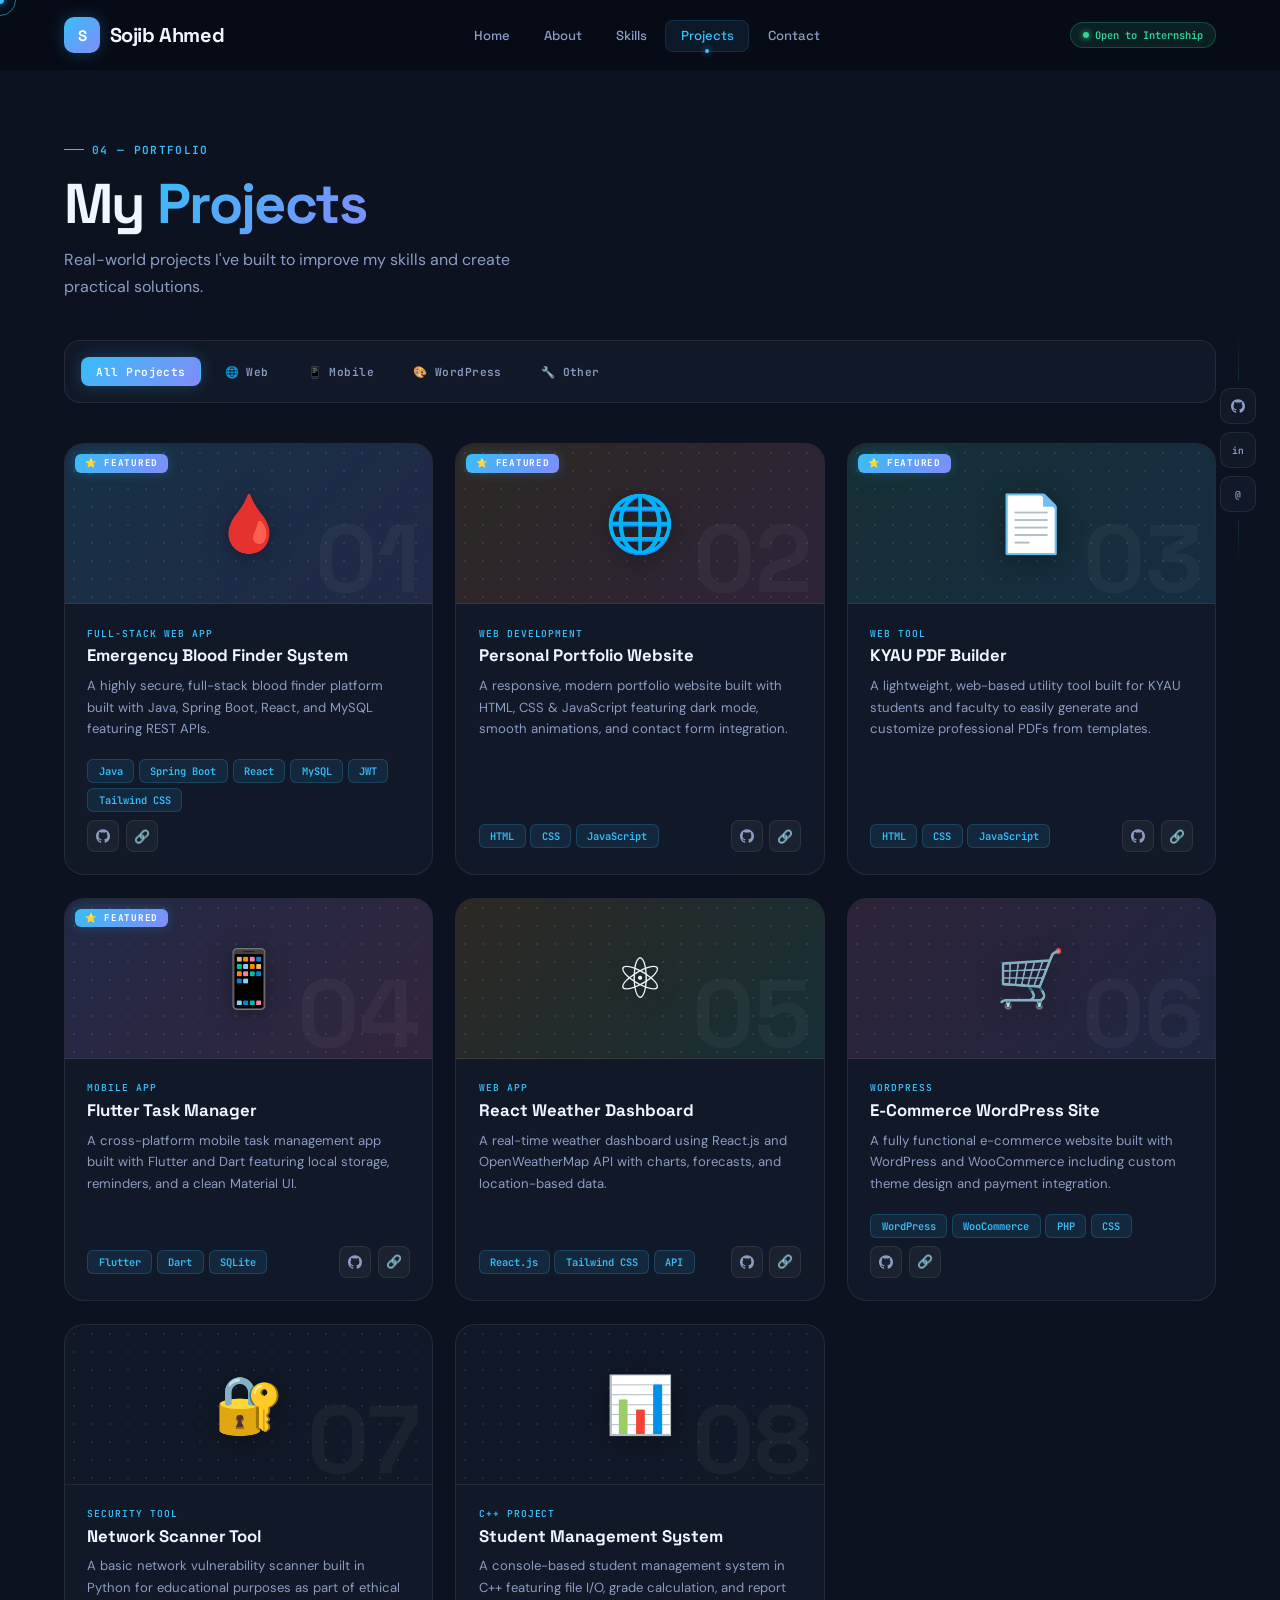
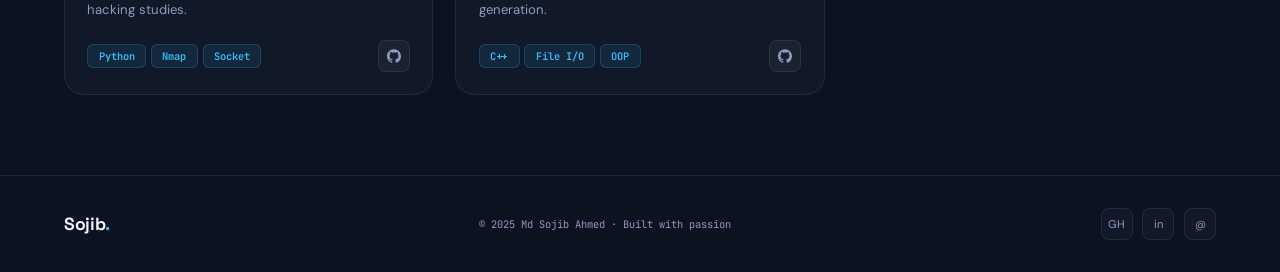
<file: projects.html>
<!DOCTYPE html>
<html lang="en">
<head>
  <meta charset="UTF-8"/>
  <meta name="viewport" content="width=device-width, initial-scale=1.0"/>
  <title>Projects | Md Sojib Ahmed</title>
  <meta name="description" content="Portfolio projects by Md Sojib Ahmed — web apps, Flutter apps, WordPress sites, and more."/>
  <link rel="icon" href="data:image/svg+xml,%3Csvg xmlns='http://www.w3.org/2000/svg' viewBox='0 0 100 100'%3E%3Cdefs%3E%3ClinearGradient id='grad' x1='0%25' y1='0%25' x2='100%25' y2='100%25'%3E%3Cstop offset='0%25' stop-color='%2338bdf8'/%3E%3Cstop offset='100%25' stop-color='%23818cf8'/%3E%3C/linearGradient%3E%3C/defs%3E%3Crect width='100' height='100' rx='24' fill='%230d1117' stroke='url(%23grad)' stroke-width='4'/%3E%3Ctext x='50%25' y='68%25' font-family='system-ui, sans-serif' font-weight='900' font-size='56' fill='url(%23grad)' text-anchor='middle'%3ES%3C/text%3E%3C/svg%3E"/>
  <link rel="stylesheet" href="css/global.css"/>
  <link rel="stylesheet" href="css/projects.css"/>
</head>
<body>

<!-- CURSOR -->
<div id="cur-dot"></div>
<div id="cur-ring"></div>

<!-- KONAMI OVERLAY -->
<div id="konami-overlay">
  <div class="konami-emoji">🎉</div>
  <h2 class="konami-title">Easter Egg Found!</h2>
  <p class="konami-sub">↑↑↓↓←→←→BA 🕹️</p>
  <button class="konami-close" id="konamiClose">Close ✕</button>
</div>

<!-- LOADER -->
<div id="loader">
  <div class="loader-logo-wrap"><div class="loader-logo">Sojib<span class="ld-accent">.</span></div></div>
  <div class="loader-dots"><span></span><span></span><span></span></div>
  <div class="loader-progress"><div class="loader-bar" id="loader-bar"></div></div>
  <div class="loader-status" id="loader-status">Loading...</div>
</div>

<!-- SOCIAL SIDEBAR -->
<aside class="soc-sidebar">
  <div class="soc-line"></div>
  <a href="https://github.com/sojibahmed404/" target="_blank" rel="noopener" class="soc-btn">
    <svg viewBox="0 0 24 24"><path d="M12 .297c-6.63 0-12 5.373-12 12 0 5.303 3.438 9.8 8.205 11.385.6.113.82-.258.82-.577 0-.285-.01-1.04-.015-2.04-3.338.724-4.042-1.61-4.042-1.61C4.422 18.07 3.633 17.7 3.633 17.7c-1.087-.744.084-.729.084-.729 1.205.084 1.838 1.236 1.838 1.236 1.07 1.835 2.809 1.305 3.495.998.108-.776.417-1.305.76-1.605-2.665-.3-5.466-1.332-5.466-5.93 0-1.31.465-2.38 1.235-3.22-.135-.303-.54-1.523.105-3.176 0 0 1.005-.322 3.3 1.23.96-.267 1.98-.399 3-.405 1.02.006 2.04.138 3 .405 2.28-1.552 3.285-1.23 3.285-1.23.645 1.653.24 2.873.12 3.176.765.84 1.23 1.91 1.23 3.22 0 4.61-2.805 5.625-5.475 5.92.42.36.81 1.096.81 2.22 0 1.606-.015 2.896-.015 3.286 0 .315.21.69.825.57C20.565 22.092 24 17.592 24 12.297c0-6.627-5.373-12-12-12"/></svg>
    <div class="soc-tip">GitHub</div>
  </a>
  <a href="https://www.linkedin.com/in/md-sojib-ahmed-a58ab03a2/" target="_blank" rel="noopener" class="soc-btn">in<div class="soc-tip">LinkedIn</div></a>
  <a href="mailto:mdsojibahmed544@gmail.com" class="soc-btn">@<div class="soc-tip">Email</div></a>
  <div class="soc-line bottom"></div>
</aside>

<!-- NAVIGATION -->
<nav role="navigation" aria-label="Main navigation">
  <a href="index.html" class="nav-logo">
    <div class="nav-logo-icon">S</div>
    <span>Sojib Ahmed</span>
  </a>
  <ul class="nav-links">
    <li><a href="index.html">Home</a></li>
    <li><a href="about.html">About</a></li>
    <li><a href="skills.html">Skills</a></li>
    <li><a href="projects.html" class="active">Projects</a></li>
    <li><a href="contact.html">Contact</a></li>
  </ul>
  <div class="nav-available"><span class="nav-available-dot"></span>Open to Internship</div>
  <button class="nav-ham" id="nav-ham"><span></span><span></span><span></span></button>
</nav>
<nav class="nav-drawer" id="nav-drawer">
  <div class="drawer-brand">
    <div class="drawer-logo-icon">S</div>
    <span>Sojib Ahmed</span>
  </div>
  <div class="drawer-links-wrap">
    <a href="index.html">Home</a>
    <a href="about.html">About</a>
    <a href="skills.html">Skills</a>
    <a href="projects.html" class="active">Projects</a>
    <a href="contact.html">Contact</a>
  </div>
  <div class="drawer-socials">
    <a href="https://github.com/sojibahmed404/" target="_blank" rel="noopener">GH</a>
    <a href="https://www.linkedin.com/in/md-sojib-ahmed-a58ab03a2/" target="_blank" rel="noopener">in</a>
    <a href="mailto:mdsojibahmed544@gmail.com">@</a>
    <a href="https://www.facebook.com/mdsojib.ahamed.9615" target="_blank" rel="noopener">f</a>
  </div>
</nav>

<!-- PROJECT MODAL -->
<div id="proj-modal-overlay" role="dialog" aria-modal="true" aria-label="Project details">
  <div class="proj-modal-box"></div>
</div>

<!-- PROJECTS SECTION -->
<section id="projects">
  <div class="reveal">
    <div class="section-eyebrow">04 — Portfolio</div>
    <h1 class="section-title">My <span class="hl">Projects</span></h1>
    <p class="section-sub">Real-world projects I've built to improve my skills and create practical solutions.</p>
  </div>

  <!-- Filter Bar -->
  <div class="filter-bar reveal" data-delay="100">
    <button class="filter-btn active" id="filter-all" data-filter="all">All Projects</button>
    <button class="filter-btn" id="filter-web" data-filter="web">🌐 Web</button>
    <button class="filter-btn" id="filter-mobile" data-filter="mobile">📱 Mobile</button>
    <button class="filter-btn" id="filter-wordpress" data-filter="wordpress">🎨 WordPress</button>
    <button class="filter-btn" id="filter-other" data-filter="other">🔧 Other</button>
  </div>

  <!-- Project Grid (rendered by JS) -->
  <div class="pj-grid" id="pj-grid">
    <!-- Cards injected by projects.js -->
  </div>
</section>

<button id="back-top">↑</button>
<footer>
  <div class="footer-inner">
    <a href="index.html" class="footer-logo">Sojib<span>.</span></a>
    <p class="footer-copy">© 2025 Md Sojib Ahmed · Built with passion</p>
    <div class="footer-socials">
      <a href="https://github.com/sojibahmed404/" target="_blank" rel="noopener">GH</a>
      <a href="https://www.linkedin.com/in/md-sojib-ahmed-a58ab03a2/" target="_blank" rel="noopener">in</a>
      <a href="mailto:mdsojibahmed544@gmail.com">@</a>
    </div>
  </div>
</footer>

<script src="js/global.js"></script>
<script src="js/projects.js"></script>
</body>
</html>
</file>
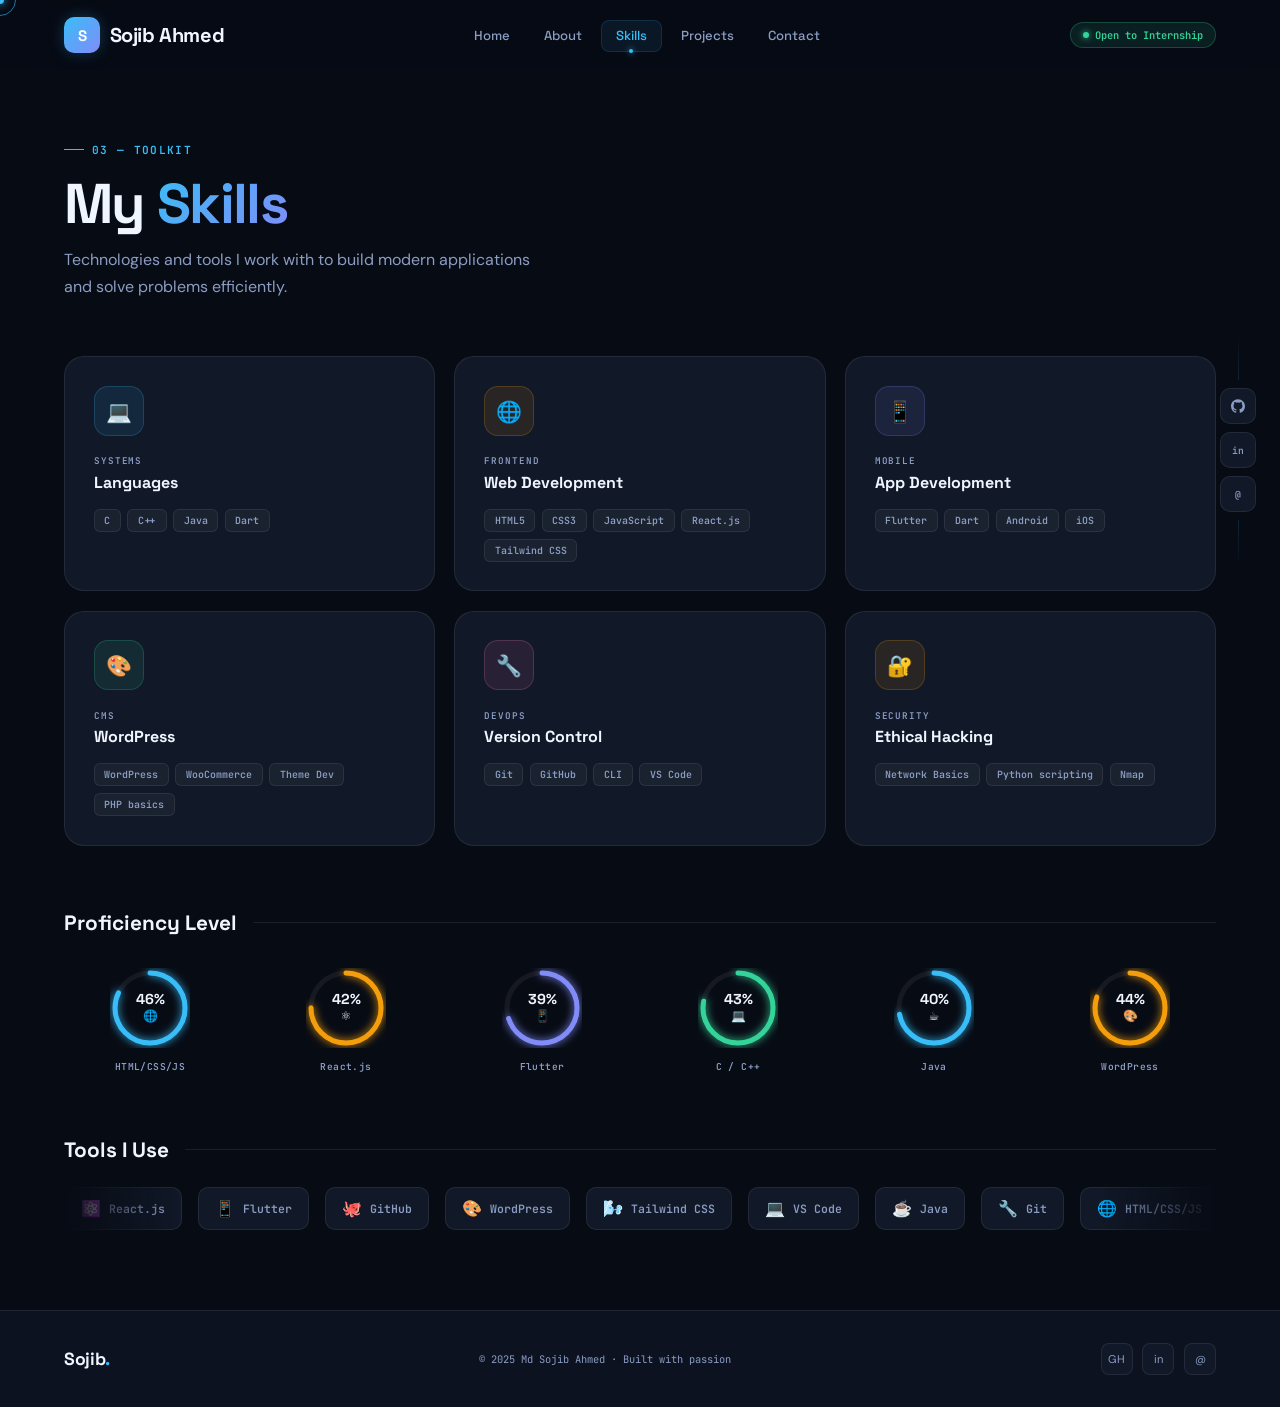
<file: skills.html>
<!DOCTYPE html>
<html lang="en">
<head>
  <meta charset="UTF-8"/>
  <meta name="viewport" content="width=device-width, initial-scale=1.0"/>
  <title>Skills | Md Sojib Ahmed</title>
  <meta name="description" content="Explore the technical skills of Md Sojib Ahmed — C/C++, Java, Flutter, React.js, WordPress, and more."/>
  <link rel="icon" href="data:image/svg+xml,%3Csvg xmlns='http://www.w3.org/2000/svg' viewBox='0 0 100 100'%3E%3Cdefs%3E%3ClinearGradient id='grad' x1='0%25' y1='0%25' x2='100%25' y2='100%25'%3E%3Cstop offset='0%25' stop-color='%2338bdf8'/%3E%3Cstop offset='100%25' stop-color='%23818cf8'/%3E%3C/linearGradient%3E%3C/defs%3E%3Crect width='100' height='100' rx='24' fill='%230d1117' stroke='url(%23grad)' stroke-width='4'/%3E%3Ctext x='50%25' y='68%25' font-family='system-ui, sans-serif' font-weight='900' font-size='56' fill='url(%23grad)' text-anchor='middle'%3ES%3C/text%3E%3C/svg%3E"/>
  <link rel="stylesheet" href="css/global.css"/>
  <link rel="stylesheet" href="css/skills.css"/>
</head>
<body>

<!-- CURSOR -->
<div id="cur-dot"></div>
<div id="cur-ring"></div>

<!-- KONAMI OVERLAY -->
<div id="konami-overlay">
  <div class="konami-emoji">🎉</div>
  <h2 class="konami-title">You Found the Easter Egg!</h2>
  <p class="konami-sub">↑↑↓↓←→←→BA 🕹️</p>
  <button class="konami-close" id="konamiClose">Close ✕</button>
</div>

<!-- LOADER -->
<div id="loader">
  <div class="loader-logo-wrap"><div class="loader-logo">Sojib<span class="ld-accent">.</span></div></div>
  <div class="loader-dots"><span></span><span></span><span></span></div>
  <div class="loader-progress"><div class="loader-bar" id="loader-bar"></div></div>
  <div class="loader-status" id="loader-status">Loading...</div>
</div>

<!-- SOCIAL SIDEBAR -->
<aside class="soc-sidebar">
  <div class="soc-line"></div>
  <a href="https://github.com/sojibahmed404/" target="_blank" rel="noopener" class="soc-btn">
    <svg viewBox="0 0 24 24"><path d="M12 .297c-6.63 0-12 5.373-12 12 0 5.303 3.438 9.8 8.205 11.385.6.113.82-.258.82-.577 0-.285-.01-1.04-.015-2.04-3.338.724-4.042-1.61-4.042-1.61C4.422 18.07 3.633 17.7 3.633 17.7c-1.087-.744.084-.729.084-.729 1.205.084 1.838 1.236 1.838 1.236 1.07 1.835 2.809 1.305 3.495.998.108-.776.417-1.305.76-1.605-2.665-.3-5.466-1.332-5.466-5.93 0-1.31.465-2.38 1.235-3.22-.135-.303-.54-1.523.105-3.176 0 0 1.005-.322 3.3 1.23.96-.267 1.98-.399 3-.405 1.02.006 2.04.138 3 .405 2.28-1.552 3.285-1.23 3.285-1.23.645 1.653.24 2.873.12 3.176.765.84 1.23 1.91 1.23 3.22 0 4.61-2.805 5.625-5.475 5.92.42.36.81 1.096.81 2.22 0 1.606-.015 2.896-.015 3.286 0 .315.21.69.825.57C20.565 22.092 24 17.592 24 12.297c0-6.627-5.373-12-12-12"/></svg>
    <div class="soc-tip">GitHub</div>
  </a>
  <a href="https://www.linkedin.com/in/md-sojib-ahmed-a58ab03a2/" target="_blank" rel="noopener" class="soc-btn">in<div class="soc-tip">LinkedIn</div></a>
  <a href="mailto:mdsojibahmed544@gmail.com" class="soc-btn">@<div class="soc-tip">Email</div></a>
  <div class="soc-line bottom"></div>
</aside>

<!-- NAVIGATION -->
<nav role="navigation" aria-label="Main navigation">
  <a href="index.html" class="nav-logo">
    <div class="nav-logo-icon">S</div>
    <span>Sojib Ahmed</span>
  </a>
  <ul class="nav-links">
    <li><a href="index.html">Home</a></li>
    <li><a href="about.html">About</a></li>
    <li><a href="skills.html" class="active">Skills</a></li>
    <li><a href="projects.html">Projects</a></li>
    <li><a href="contact.html">Contact</a></li>
  </ul>
  <div class="nav-available"><span class="nav-available-dot"></span>Open to Internship</div>
  <button class="nav-ham" id="nav-ham"><span></span><span></span><span></span></button>
</nav>
<nav class="nav-drawer" id="nav-drawer">
  <div class="drawer-brand">
    <div class="drawer-logo-icon">S</div>
    <span>Sojib Ahmed</span>
  </div>
  <div class="drawer-links-wrap">
    <a href="index.html">Home</a>
    <a href="about.html">About</a>
    <a href="skills.html" class="active">Skills</a>
    <a href="projects.html">Projects</a>
    <a href="contact.html">Contact</a>
  </div>
  <div class="drawer-socials">
    <a href="https://github.com/sojibahmed404/" target="_blank" rel="noopener">GH</a>
    <a href="https://www.linkedin.com/in/md-sojib-ahmed-a58ab03a2/" target="_blank" rel="noopener">in</a>
    <a href="mailto:mdsojibahmed544@gmail.com">@</a>
    <a href="https://www.facebook.com/mdsojib.ahamed.9615" target="_blank" rel="noopener">f</a>
  </div>
</nav>

<!-- SKILLS SECTION -->
<section id="skills">
  <div class="reveal">
    <div class="section-eyebrow">03 — Toolkit</div>
    <h1 class="section-title">My <span class="hl">Skills</span></h1>
    <p class="section-sub">Technologies and tools I work with to build modern applications and solve problems efficiently.</p>
  </div>

  <!-- Category Grid -->
  <div class="sk-category-grid">
    <div class="sk-cat-card tilt-card reveal" data-delay="0">
      <div class="sk-cat-icon">💻</div>
      <div class="sk-cat-eyebrow">Systems</div>
      <div class="sk-cat-name">Languages</div>
      <div class="sk-tags">
        <span class="stag">C</span>
        <span class="stag">C++</span>
        <span class="stag">Java</span>
        <span class="stag">Dart</span>
      </div>
    </div>

    <div class="sk-cat-card tilt-card reveal" data-delay="80">
      <div class="sk-cat-icon">🌐</div>
      <div class="sk-cat-eyebrow">Frontend</div>
      <div class="sk-cat-name">Web Development</div>
      <div class="sk-tags">
        <span class="stag">HTML5</span>
        <span class="stag">CSS3</span>
        <span class="stag">JavaScript</span>
        <span class="stag">React.js</span>
        <span class="stag">Tailwind CSS</span>
      </div>
    </div>

    <div class="sk-cat-card tilt-card reveal" data-delay="160">
      <div class="sk-cat-icon">📱</div>
      <div class="sk-cat-eyebrow">Mobile</div>
      <div class="sk-cat-name">App Development</div>
      <div class="sk-tags">
        <span class="stag">Flutter</span>
        <span class="stag">Dart</span>
        <span class="stag">Android</span>
        <span class="stag">iOS</span>
      </div>
    </div>

    <div class="sk-cat-card tilt-card reveal" data-delay="240">
      <div class="sk-cat-icon">🎨</div>
      <div class="sk-cat-eyebrow">CMS</div>
      <div class="sk-cat-name">WordPress</div>
      <div class="sk-tags">
        <span class="stag">WordPress</span>
        <span class="stag">WooCommerce</span>
        <span class="stag">Theme Dev</span>
        <span class="stag">PHP basics</span>
      </div>
    </div>

    <div class="sk-cat-card tilt-card reveal" data-delay="320">
      <div class="sk-cat-icon">🔧</div>
      <div class="sk-cat-eyebrow">DevOps</div>
      <div class="sk-cat-name">Version Control</div>
      <div class="sk-tags">
        <span class="stag">Git</span>
        <span class="stag">GitHub</span>
        <span class="stag">CLI</span>
        <span class="stag">VS Code</span>
      </div>
    </div>

    <div class="sk-cat-card tilt-card reveal" data-delay="400">
      <div class="sk-cat-icon">🔐</div>
      <div class="sk-cat-eyebrow">Security</div>
      <div class="sk-cat-name">Ethical Hacking</div>
      <div class="sk-tags">
        <span class="stag">Network Basics</span>
        <span class="stag">Python scripting</span>
        <span class="stag">Nmap</span>
      </div>
    </div>
  </div>

  <!-- Proficiency Rings -->
  <div class="proficiency-section reveal">
    <div class="prof-title">Proficiency Level</div>
    <div class="prof-rings-grid">
      <div class="prof-ring-item">
        <div class="ring-container">
          <svg class="ring-svg" viewBox="0 0 80 80">
            <circle class="ring-track" cx="40" cy="40" r="35"/>
            <circle class="ring-fill cyan" cx="40" cy="40" r="35" data-pct="82"/>
          </svg>
          <div class="ring-center">
            <div class="ring-pct">0%</div>
            <div class="ring-icon">🌐</div>
          </div>
        </div>
        <div class="ring-label">HTML/CSS/JS</div>
      </div>
      <div class="prof-ring-item">
        <div class="ring-container">
          <svg class="ring-svg" viewBox="0 0 80 80">
            <circle class="ring-track" cx="40" cy="40" r="35"/>
            <circle class="ring-fill amber" cx="40" cy="40" r="35" data-pct="75"/>
          </svg>
          <div class="ring-center">
            <div class="ring-pct">0%</div>
            <div class="ring-icon">⚛️</div>
          </div>
        </div>
        <div class="ring-label">React.js</div>
      </div>
      <div class="prof-ring-item">
        <div class="ring-container">
          <svg class="ring-svg" viewBox="0 0 80 80">
            <circle class="ring-track" cx="40" cy="40" r="35"/>
            <circle class="ring-fill violet" cx="40" cy="40" r="35" data-pct="70"/>
          </svg>
          <div class="ring-center">
            <div class="ring-pct">0%</div>
            <div class="ring-icon">📱</div>
          </div>
        </div>
        <div class="ring-label">Flutter</div>
      </div>
      <div class="prof-ring-item">
        <div class="ring-container">
          <svg class="ring-svg" viewBox="0 0 80 80">
            <circle class="ring-track" cx="40" cy="40" r="35"/>
            <circle class="ring-fill emerald" cx="40" cy="40" r="35" data-pct="78"/>
          </svg>
          <div class="ring-center">
            <div class="ring-pct">0%</div>
            <div class="ring-icon">💻</div>
          </div>
        </div>
        <div class="ring-label">C / C++</div>
      </div>
      <div class="prof-ring-item">
        <div class="ring-container">
          <svg class="ring-svg" viewBox="0 0 80 80">
            <circle class="ring-track" cx="40" cy="40" r="35"/>
            <circle class="ring-fill cyan" cx="40" cy="40" r="35" data-pct="72"/>
          </svg>
          <div class="ring-center">
            <div class="ring-pct">0%</div>
            <div class="ring-icon">☕</div>
          </div>
        </div>
        <div class="ring-label">Java</div>
      </div>
      <div class="prof-ring-item">
        <div class="ring-container">
          <svg class="ring-svg" viewBox="0 0 80 80">
            <circle class="ring-track" cx="40" cy="40" r="35"/>
            <circle class="ring-fill amber" cx="40" cy="40" r="35" data-pct="80"/>
          </svg>
          <div class="ring-center">
            <div class="ring-pct">0%</div>
            <div class="ring-icon">🎨</div>
          </div>
        </div>
        <div class="ring-label">WordPress</div>
      </div>
    </div>
  </div>

  <!-- Marquee Tools Strip -->
  <div class="tools-section reveal">
    <div class="tools-title">Tools I Use</div>
    <div class="marquee-wrap">
      <div class="marquee-track">
        <div class="tool-chip"><span class="tool-chip-icon">⚛️</span> React.js</div>
        <div class="tool-chip"><span class="tool-chip-icon">📱</span> Flutter</div>
        <div class="tool-chip"><span class="tool-chip-icon">🐙</span> GitHub</div>
        <div class="tool-chip"><span class="tool-chip-icon">🎨</span> WordPress</div>
        <div class="tool-chip"><span class="tool-chip-icon">🌬️</span> Tailwind CSS</div>
        <div class="tool-chip"><span class="tool-chip-icon">💻</span> VS Code</div>
        <div class="tool-chip"><span class="tool-chip-icon">☕</span> Java</div>
        <div class="tool-chip"><span class="tool-chip-icon">🔧</span> Git</div>
        <div class="tool-chip"><span class="tool-chip-icon">🌐</span> HTML/CSS/JS</div>
        <div class="tool-chip"><span class="tool-chip-icon">📊</span> C/C++</div>
        <div class="tool-chip"><span class="tool-chip-icon">🗄️</span> SQLite</div>
        <div class="tool-chip"><span class="tool-chip-icon">🔒</span> Nmap</div>
      </div>
    </div>
  </div>
</section>

<button id="back-top">↑</button>
<footer>
  <div class="footer-inner">
    <a href="index.html" class="footer-logo">Sojib<span>.</span></a>
    <p class="footer-copy">© 2025 Md Sojib Ahmed · Built with passion</p>
    <div class="footer-socials">
      <a href="https://github.com/sojibahmed404/" target="_blank" rel="noopener">GH</a>
      <a href="https://www.linkedin.com/in/md-sojib-ahmed-a58ab03a2/" target="_blank" rel="noopener">in</a>
      <a href="mailto:mdsojibahmed544@gmail.com">@</a>
    </div>
  </div>
</footer>

<script src="js/global.js"></script>
<script src="js/skills.js"></script>
</body>
</html>
</file>
<file: css/global.css>
/* ═══════════════════════════════════════════
   SOJIB AHMED — PORTFOLIO — GLOBAL STYLES
   ═══════════════════════════════════════════ */

@import url('https://fonts.googleapis.com/css2?family=Space+Grotesk:wght@300;400;500;600;700&family=DM+Sans:ital,opsz,wght@0,9..40,300;0,9..40,400;0,9..40,500;0,9..40,600;1,9..40,400&family=JetBrains+Mono:wght@400;600&display=swap');

/* ── DESIGN TOKENS ── */
:root {
  /* Colors */
  --bg: #070b14;
  --bg2: #0c1220;
  --bg3: #111827;
  --card: #111827;
  --card2: #161f30;
  --border: rgba(56, 189, 248, 0.15);
  --border2: rgba(255, 255, 255, 0.08);
  --fg: #f0f6ff;
  --muted: #8b9dc3;

  /* Accent palette */
  --cyan: #38bdf8;
  --cyan-dark: #0284c7;
  --cyan-glow: rgba(56, 189, 248, 0.25);
  --amber: #f59e0b;
  --amber-glow: rgba(245, 158, 11, 0.25);
  --violet: #818cf8;
  --violet-glow: rgba(129, 140, 248, 0.25);
  --rose: #f472b6;
  --emerald: #34d399;

  /* Shadows */
  --shadow-sm: 0 2px 8px rgba(0,0,0,.4);
  --shadow-md: 0 8px 32px rgba(0,0,0,.5);
  --shadow-lg: 0 24px 64px rgba(0,0,0,.6);
  --shadow-glow: 0 0 24px var(--cyan-glow);
  --shadow-glow-amber: 0 0 24px var(--amber-glow);

  /* Typography */
  --font-head: 'Space Grotesk', system-ui, sans-serif;
  --font-body: 'DM Sans', system-ui, sans-serif;
  --font-mono: 'JetBrains Mono', monospace;

  /* Spacing */
  --nav-h: 70px;

  /* Transitions */
  --ease-spring: cubic-bezier(0.34, 1.56, 0.64, 1);
  --ease-smooth: cubic-bezier(0.4, 0, 0.2, 1);
}

/* ── RESET ── */
*, *::before, *::after {
  box-sizing: border-box;
  margin: 0;
  padding: 0;
}
html {
  scroll-behavior: smooth;
  font-size: 16px;
}
body {
  background: var(--bg);
  color: var(--fg);
  font-family: var(--font-body);
  overflow-x: hidden;
  -webkit-font-smoothing: antialiased;
  -moz-osx-font-smoothing: grayscale;
  cursor: none;
  min-height: 100vh;
}

/* ── NOISE OVERLAY ── */
body::before {
  content: '';
  position: fixed;
  inset: 0;
  z-index: -1;
  pointer-events: none;
  opacity: 0.025;
  background-image: url("data:image/svg+xml,%3Csvg viewBox='0 0 256 256' xmlns='http://www.w3.org/2000/svg'%3E%3Cfilter id='noise'%3E%3CfeTurbulence type='fractalNoise' baseFrequency='0.9' numOctaves='4' stitchTiles='stitch'/%3E%3C/filter%3E%3Crect width='100%25' height='100%25' filter='url(%23noise)'/%3E%3C/svg%3E");
  background-repeat: repeat;
  background-size: 256px 256px;
}

/* ── GRADIENT MESH BG ── */
body::after {
  content: '';
  position: fixed;
  inset: 0;
  z-index: -1;
  pointer-events: none;
  background:
    radial-gradient(ellipse 80% 50% at 10% 10%, rgba(56, 189, 248, 0.08) 0%, transparent 60%),
    radial-gradient(ellipse 60% 60% at 90% 80%, rgba(129, 140, 248, 0.06) 0%, transparent 60%),
    radial-gradient(ellipse 50% 40% at 50% 50%, rgba(245, 158, 11, 0.04) 0%, transparent 70%);
}

/* ── SCROLLBAR ── */
::-webkit-scrollbar { width: 6px; }
::-webkit-scrollbar-track { background: var(--bg2); }
::-webkit-scrollbar-thumb { background: var(--border); border-radius: 99px; }
::-webkit-scrollbar-thumb:hover { background: var(--cyan); }
* { scrollbar-width: thin; scrollbar-color: var(--border) var(--bg2); }

/* ── SELECTION ── */
::selection { background: var(--cyan-glow); color: var(--cyan); }

/* ── CUSTOM CURSOR ── */
#cur-dot {
  position: fixed;
  width: 8px;
  height: 8px;
  background: var(--cyan);
  border-radius: 50%;
  pointer-events: none;
  z-index: 99999;
  transform: translate(-50%, -50%);
  transition: width .15s var(--ease-spring), height .15s var(--ease-spring), background .2s ease;
  box-shadow: 0 0 10px var(--cyan);
}
#cur-ring {
  position: fixed;
  width: 32px;
  height: 32px;
  border: 1.5px solid rgba(56, 189, 248, 0.6);
  border-radius: 50%;
  pointer-events: none;
  z-index: 99998;
  transform: translate(-50%, -50%);
  transition: all .1s ease;
}
body:has(a:hover, button:hover, [role="button"]:hover) #cur-dot {
  width: 16px;
  height: 16px;
  background: var(--amber);
  box-shadow: 0 0 16px var(--amber);
}
body:has(a:hover, button:hover, [role="button"]:hover) #cur-ring {
  width: 44px;
  height: 44px;
  border-color: rgba(245, 158, 11, 0.5);
}

/* ── PAGE LOADER ── */
#loader {
  position: fixed;
  inset: 0;
  z-index: 99990;
  background: var(--bg);
  display: flex;
  flex-direction: column;
  align-items: center;
  justify-content: center;
  gap: 1.8rem;
  transition: opacity .6s ease, visibility .6s ease;
}
#loader.done { opacity: 0; visibility: hidden; }

.loader-logo-wrap {
  display: flex;
  align-items: center;
  gap: .5rem;
}
.loader-logo {
  font-family: var(--font-head);
  font-size: 2.8rem;
  font-weight: 700;
  color: var(--fg);
  letter-spacing: -.03em;
}
.loader-logo .ld-accent {
  color: var(--cyan);
  position: relative;
}
.loader-logo .ld-accent::after {
  content: '';
  position: absolute;
  inset: -4px;
  border-radius: 8px;
  background: var(--cyan-glow);
  filter: blur(8px);
  z-index: -1;
}
.loader-progress {
  width: 200px;
  height: 2px;
  background: rgba(255,255,255,.08);
  border-radius: 99px;
  overflow: hidden;
  position: relative;
}
.loader-bar {
  height: 100%;
  width: 0;
  background: linear-gradient(90deg, var(--cyan), var(--violet), var(--amber));
  border-radius: 99px;
  transition: width .05s linear;
  box-shadow: 0 0 8px var(--cyan);
}
.loader-status {
  font-family: var(--font-mono);
  font-size: .7rem;
  color: var(--muted);
  letter-spacing: .1em;
}
.loader-dots {
  display: flex;
  gap: 6px;
}
.loader-dots span {
  width: 6px;
  height: 6px;
  border-radius: 50%;
  background: var(--cyan);
  animation: ldot .8s ease-in-out infinite;
}
.loader-dots span:nth-child(2) { animation-delay: .15s; background: var(--violet); }
.loader-dots span:nth-child(3) { animation-delay: .3s; background: var(--amber); }
@keyframes ldot {
  0%, 100% { transform: translateY(0); opacity: .4; }
  50% { transform: translateY(-8px); opacity: 1; }
}

/* ── NAVIGATION ── */
nav[role="navigation"] {
  position: fixed;
  top: 0;
  left: 0;
  right: 0;
  z-index: 1000;
  height: var(--nav-h);
  display: flex;
  align-items: center;
  justify-content: space-between;
  padding: 0 5%;
  background: rgba(7, 11, 20, 0.8);
  backdrop-filter: blur(16px);
  -webkit-backdrop-filter: blur(16px);
  transition: all .3s ease;
}
nav[role="navigation"].scrolled {
  background: rgba(7, 11, 20, 0.95);
}
.nav-logo {
  font-family: var(--font-head);
  font-size: 1.25rem;
  font-weight: 700;
  text-decoration: none;
  color: var(--fg);
  display: flex;
  align-items: center;
  gap: .6rem;
  letter-spacing: -.02em;
}
.nav-logo-icon {
  width: 36px;
  height: 36px;
  border-radius: 10px;
  background: linear-gradient(135deg, var(--cyan), var(--violet));
  display: flex;
  align-items: center;
  justify-content: center;
  font-size: .95rem;
  font-weight: 800;
  color: #fff;
  box-shadow: 0 0 16px var(--cyan-glow);
}
.nav-links {
  display: flex;
  gap: .2rem;
  list-style: none;
  align-items: center;
}
.nav-links a {
  font-family: var(--font-head);
  font-size: .82rem;
  font-weight: 500;
  text-decoration: none;
  color: var(--muted);
  padding: .4rem .9rem;
  border-radius: 8px;
  border: 1px solid transparent;
  transition: all .2s var(--ease-spring);
  position: relative;
}
.nav-links a:hover,
.nav-links a.active {
  color: var(--cyan);
  background: rgba(56, 189, 248, 0.08);
  border-color: var(--border);
}
.nav-links a.active::after {
  content: '';
  position: absolute;
  bottom: -2px;
  left: 50%;
  transform: translateX(-50%);
  width: 4px;
  height: 4px;
  background: var(--cyan);
  border-radius: 50%;
  box-shadow: 0 0 6px var(--cyan);
}
.nav-cta {
  font-family: var(--font-head);
  font-size: .8rem;
  font-weight: 600;
  text-decoration: none;
  color: var(--bg);
  background: linear-gradient(135deg, var(--cyan), var(--violet));
  padding: .5rem 1.2rem;
  border-radius: 8px;
  border: 1px solid transparent;
  transition: all .2s var(--ease-spring);
  display: flex;
  align-items: center;
  gap: .4rem;
  box-shadow: 0 0 16px var(--cyan-glow);
}
.nav-cta:hover {
  transform: translateY(-1px);
  box-shadow: 0 0 24px var(--cyan-glow);
}
.nav-available {
  display: flex;
  align-items: center;
  gap: .4rem;
  font-family: var(--font-mono);
  font-size: .65rem;
  font-weight: 600;
  color: var(--emerald);
  background: rgba(52, 211, 153, 0.1);
  border: 1px solid rgba(52, 211, 153, 0.25);
  padding: .3rem .75rem;
  border-radius: 99px;
}
.nav-available-dot {
  width: 6px;
  height: 6px;
  background: var(--emerald);
  border-radius: 50%;
  animation: avail-pulse 2s infinite;
  box-shadow: 0 0 6px var(--emerald);
}
@keyframes avail-pulse {
  0%, 100% { opacity: 1; transform: scale(1); }
  50% { opacity: .5; transform: scale(.7); }
}
/* Hamburger */
.nav-ham {
  display: none;
  flex-direction: column;
  gap: 5px;
  cursor: pointer;
  padding: .5rem;
  background: none;
  border: none;
  outline: none;
  -webkit-appearance: none;
  appearance: none;
}
.nav-ham span {
  display: block;
  width: 22px;
  height: 2px;
  background: var(--fg);
  border-radius: 99px;
  transition: all .3s ease;
}
.nav-ham.open span:nth-child(1) { transform: translateY(7px) rotate(45deg); }
.nav-ham.open span:nth-child(2) { opacity: 0; }
.nav-ham.open span:nth-child(3) { transform: translateY(-7px) rotate(-45deg); }

/* ── MOBILE NAV DRAWER ── */
/* ── MOBILE NAV DRAWER (HALF-SCREEN SLIDE DRAWER STYLE) ── */
.nav-drawer {
  display: none;
  position: fixed;
  top: 0;
  right: 0;
  bottom: 0;
  width: min(290px, 68vw);
  z-index: 999;
  background: rgba(7, 11, 20, 0.98);
  border-left: 1px solid rgba(255, 255, 255, 0.06);
  backdrop-filter: blur(20px);
  -webkit-backdrop-filter: blur(20px);
  flex-direction: column;
  align-items: center;
  justify-content: space-between;
  padding: 6.5rem 1.5rem 3.5rem;
  transform: translateX(100%);
  transition: transform 0.4s cubic-bezier(0.16, 1, 0.3, 1);
  box-shadow: -10px 0 35px rgba(0, 0, 0, 0.6);
}

.nav-drawer.open {
  transform: translateX(0);
}

.drawer-brand {
  display: flex;
  flex-direction: column;
  align-items: center;
  gap: 0.5rem;
}

.drawer-logo-icon {
  width: 44px;
  height: 44px;
  border-radius: 11px;
  background: linear-gradient(135deg, var(--cyan), var(--violet));
  display: flex;
  align-items: center;
  justify-content: center;
  font-size: 1.15rem;
  font-weight: 800;
  color: #fff;
  box-shadow: 0 0 20px var(--cyan-glow);
}

.drawer-brand span {
  font-family: var(--font-head);
  font-size: 1.1rem;
  font-weight: 700;
  color: var(--fg);
  letter-spacing: -0.02em;
}

.drawer-links-wrap {
  display: flex;
  flex-direction: column;
  align-items: center;
  gap: 1.6rem;
  width: 100%;
}

.drawer-links-wrap a {
  font-family: var(--font-head);
  font-size: 1.35rem;
  font-weight: 700;
  text-decoration: none;
  color: var(--muted);
  transition: all 0.3s ease;
  opacity: 0;
  transform: translateX(25px);
  letter-spacing: -0.02em;
}

.drawer-links-wrap a:hover {
  color: var(--cyan);
  transform: scale(1.05);
}

/* Staggered slide-in animations for links */
.nav-drawer.open .drawer-links-wrap a {
  opacity: 1;
  transform: translateX(0);
}

.nav-drawer.open .drawer-links-wrap a:nth-child(1) { transition: all 0.4s cubic-bezier(0.16, 1, 0.3, 1) 0.08s; }
.nav-drawer.open .drawer-links-wrap a:nth-child(2) { transition: all 0.4s cubic-bezier(0.16, 1, 0.3, 1) 0.12s; }
.nav-drawer.open .drawer-links-wrap a:nth-child(3) { transition: all 0.4s cubic-bezier(0.16, 1, 0.3, 1) 0.16s; }
.nav-drawer.open .drawer-links-wrap a:nth-child(4) { transition: all 0.4s cubic-bezier(0.16, 1, 0.3, 1) 0.2s; }
.nav-drawer.open .drawer-links-wrap a:nth-child(5) { transition: all 0.4s cubic-bezier(0.16, 1, 0.3, 1) 0.24s; }

.drawer-socials {
  display: flex;
  gap: 1.2rem;
}

.drawer-socials a {
  width: 40px;
  height: 40px;
  border-radius: 10px;
  border: 1px solid var(--border2);
  background: rgba(255, 255, 255, 0.02);
  display: flex;
  align-items: center;
  justify-content: center;
  text-decoration: none;
  color: var(--muted);
  font-family: var(--font-mono);
  font-size: 0.8rem;
  font-weight: 600;
  transition: all 0.25s ease;
}

.drawer-socials a:hover {
  color: var(--cyan);
  border-color: var(--cyan);
  background: rgba(56, 189, 248, 0.08);
  transform: translateY(-3px);
  box-shadow: 0 0 15px rgba(56, 189, 248, 0.15);
}

/* ── SOCIAL SIDEBAR ── */
.soc-sidebar {
  position: fixed;
  right: 1.5rem;
  top: 50%;
  transform: translateY(-50%);
  z-index: 500;
  display: flex;
  flex-direction: column;
  align-items: center;
  gap: .5rem;
}
.soc-line {
  width: 1px;
  height: 50px;
  background: linear-gradient(to bottom, transparent, var(--border));
}
.soc-line.bottom {
  background: linear-gradient(to bottom, var(--border), transparent);
}
.soc-btn {
  width: 36px;
  height: 36px;
  border-radius: 10px;
  border: 1px solid var(--border2);
  background: var(--card);
  display: flex;
  align-items: center;
  justify-content: center;
  text-decoration: none;
  color: var(--muted);
  font-family: var(--font-mono);
  font-size: .6rem;
  font-weight: 600;
  transition: all .2s var(--ease-spring);
  position: relative;
}
.soc-btn svg { width: 14px; height: 14px; fill: currentColor; }
.soc-btn:hover {
  color: var(--cyan);
  border-color: var(--border);
  background: rgba(56, 189, 248, 0.1);
  transform: translateX(-3px);
  box-shadow: var(--shadow-glow);
}
.soc-tip {
  position: absolute;
  right: calc(100% + 10px);
  background: var(--card2);
  border: 1px solid var(--border);
  color: var(--fg);
  font-family: var(--font-mono);
  font-size: .6rem;
  font-weight: 600;
  letter-spacing: .05em;
  padding: .25rem .6rem;
  border-radius: 6px;
  white-space: nowrap;
  opacity: 0;
  pointer-events: none;
  transition: opacity .15s ease;
}
.soc-btn:hover .soc-tip { opacity: 1; }

/* ── SECTION SHARED ── */
section {
  padding: 6rem 5% 5rem;
  position: relative;
  z-index: 1;
}
section:first-of-type { padding-top: calc(var(--nav-h) + 4rem); }

.section-eyebrow {
  display: inline-flex;
  align-items: center;
  gap: .5rem;
  font-family: var(--font-mono);
  font-size: .7rem;
  font-weight: 600;
  text-transform: uppercase;
  letter-spacing: .12em;
  color: var(--cyan);
  margin-bottom: 1rem;
}
.section-eyebrow::before {
  content: '';
  width: 20px;
  height: 1px;
  background: var(--cyan);
}
.section-title {
  font-family: var(--font-head);
  font-size: clamp(2rem, 4.5vw, 3.5rem);
  font-weight: 700;
  line-height: 1.1;
  letter-spacing: -.03em;
  margin-bottom: .75rem;
}
.section-title .hl {
  background: linear-gradient(135deg, var(--cyan), var(--violet));
  -webkit-background-clip: text;
  -webkit-text-fill-color: transparent;
  background-clip: text;
}
.section-sub {
  font-size: 1rem;
  color: var(--muted);
  max-width: 480px;
  line-height: 1.7;
}

/* ── GLASS CARD ── */
.glass {
  background: rgba(17, 24, 39, 0.6);
  border: 1px solid var(--border2);
  backdrop-filter: blur(12px);
  -webkit-backdrop-filter: blur(12px);
}

/* ── BUTTONS ── */
.btn-primary {
  font-family: var(--font-head);
  font-size: .85rem;
  font-weight: 600;
  text-decoration: none;
  display: inline-flex;
  align-items: center;
  gap: .5rem;
  padding: .75rem 1.6rem;
  border-radius: 10px;
  background: linear-gradient(135deg, var(--cyan), var(--violet));
  color: #fff;
  border: none;
  cursor: pointer;
  transition: all .2s var(--ease-spring);
  box-shadow: 0 0 20px var(--cyan-glow);
  position: relative;
  overflow: hidden;
}
.btn-primary::before {
  content: '';
  position: absolute;
  inset: 0;
  background: linear-gradient(135deg, rgba(255,255,255,.15), transparent);
  opacity: 0;
  transition: opacity .2s ease;
}
.btn-primary:hover::before { opacity: 1; }
.btn-primary:hover {
  transform: translateY(-2px);
  box-shadow: 0 0 32px var(--cyan-glow);
}
.btn-outline {
  font-family: var(--font-head);
  font-size: .85rem;
  font-weight: 600;
  text-decoration: none;
  display: inline-flex;
  align-items: center;
  gap: .5rem;
  padding: .75rem 1.6rem;
  border-radius: 10px;
  background: transparent;
  color: var(--fg);
  border: 1px solid var(--border);
  cursor: pointer;
  transition: all .2s var(--ease-spring);
}
.btn-outline:hover {
  border-color: var(--cyan);
  color: var(--cyan);
  background: rgba(56, 189, 248, 0.08);
  transform: translateY(-2px);
}

/* ── REVEAL ANIMATION ── */
.reveal {
  opacity: 0;
  transform: translateY(28px);
  transition: opacity .6s ease, transform .6s var(--ease-spring);
}
.reveal.from-left {
  transform: translateX(-28px);
}
.reveal.from-right {
  transform: translateX(28px);
}
.reveal.visible {
  opacity: 1;
  transform: none;
}

/* ── FOOTER ── */
footer {
  position: relative;
  z-index: 1;
  background: var(--bg2);
  border-top: 1px solid var(--border2);
  padding: 2rem 5%;
}
.footer-inner {
  display: flex;
  justify-content: space-between;
  align-items: center;
  flex-wrap: wrap;
  gap: 1rem;
}
.footer-logo {
  font-family: var(--font-head);
  font-size: 1.1rem;
  font-weight: 700;
  color: var(--fg);
  text-decoration: none;
  letter-spacing: -.02em;
}
.footer-logo span { color: var(--cyan); }
.footer-copy {
  font-family: var(--font-mono);
  font-size: .65rem;
  color: var(--muted);
}
.footer-socials {
  display: flex;
  gap: .6rem;
}
.footer-socials a {
  width: 32px;
  height: 32px;
  border-radius: 8px;
  border: 1px solid var(--border2);
  background: var(--card);
  display: flex;
  align-items: center;
  justify-content: center;
  text-decoration: none;
  color: var(--muted);
  font-size: .7rem;
  transition: all .2s ease;
}
.footer-socials a:hover {
  color: var(--cyan);
  border-color: var(--border);
  background: rgba(56, 189, 248, 0.08);
}

/* ── KONAMI OVERLAY ── */
#konami-overlay {
  position: fixed;
  inset: 0;
  z-index: 999990;
  background: rgba(7, 11, 20, .97);
  display: flex;
  flex-direction: column;
  align-items: center;
  justify-content: center;
  gap: 1.5rem;
  opacity: 0;
  visibility: hidden;
  transition: opacity .4s ease, visibility .4s ease;
}
#konami-overlay.show { opacity: 1; visibility: visible; }
.konami-emoji { font-size: 5rem; animation: koSpin 1s ease-in-out infinite alternate; }
@keyframes koSpin {
  from { transform: rotate(-15deg) scale(1); }
  to { transform: rotate(15deg) scale(1.15); }
}
.konami-title {
  font-family: var(--font-head);
  font-size: 2.2rem;
  font-weight: 700;
  background: linear-gradient(135deg, var(--cyan), var(--amber));
  -webkit-background-clip: text;
  -webkit-text-fill-color: transparent;
  background-clip: text;
}
.konami-sub {
  font-size: .95rem;
  color: var(--muted);
  text-align: center;
  max-width: 380px;
  line-height: 1.7;
}
.konami-close {
  font-family: var(--font-head);
  font-size: .82rem;
  font-weight: 600;
  background: linear-gradient(135deg, var(--cyan), var(--violet));
  color: #fff;
  padding: .7rem 1.8rem;
  border-radius: 10px;
  border: none;
  cursor: pointer;
  box-shadow: 0 0 20px var(--cyan-glow);
  transition: all .2s var(--ease-spring);
}
.konami-close:hover { transform: scale(1.05); }

/* ── BACK TO TOP ── */
#back-top {
  position: fixed;
  bottom: 1.5rem;
  right: 1.5rem;
  z-index: 800;
  width: 42px;
  height: 42px;
  border-radius: 10px;
  background: var(--card2);
  border: 1px solid var(--border);
  display: flex;
  align-items: center;
  justify-content: center;
  cursor: pointer;
  color: var(--muted);
  font-size: 1rem;
  transition: all .2s var(--ease-spring);
  opacity: 0;
  visibility: hidden;
  box-shadow: var(--shadow-md);
}
#back-top.show { opacity: 1; visibility: visible; }
#back-top:hover {
  color: var(--cyan);
  border-color: var(--border);
  background: rgba(56, 189, 248, 0.1);
  transform: translateY(-3px);
  box-shadow: var(--shadow-glow);
}

/* ── PAGE INDICATOR ── */
.page-indicator {
  position: fixed;
  left: 1.5rem;
  top: 50%;
  transform: translateY(-50%);
  z-index: 500;
  display: flex;
  flex-direction: column;
  gap: .5rem;
}
.pi-dot {
  width: 6px;
  height: 6px;
  border-radius: 50%;
  background: var(--border2);
  border: 1px solid var(--border);
  transition: all .3s ease;
  cursor: pointer;
}
.pi-dot.active {
  background: var(--cyan);
  box-shadow: 0 0 8px var(--cyan);
  height: 20px;
  border-radius: 3px;
}

/* ── TOOLTIP ── */
[data-tooltip] {
  position: relative;
}
[data-tooltip]::after {
  content: attr(data-tooltip);
  position: absolute;
  bottom: calc(100% + 8px);
  left: 50%;
  transform: translateX(-50%);
  background: var(--card2);
  border: 1px solid var(--border);
  color: var(--fg);
  font-family: var(--font-mono);
  font-size: .6rem;
  padding: .3rem .7rem;
  border-radius: 6px;
  white-space: nowrap;
  opacity: 0;
  pointer-events: none;
  transition: opacity .15s ease;
  z-index: 100;
}
[data-tooltip]:hover::after { opacity: 1; }

/* ── TAG CHIP ── */
.tag {
  font-family: var(--font-mono);
  font-size: .65rem;
  font-weight: 600;
  padding: .25rem .65rem;
  border-radius: 6px;
  background: rgba(56, 189, 248, 0.1);
  border: 1px solid rgba(56, 189, 248, 0.2);
  color: var(--cyan);
  transition: all .15s ease;
}
.tag:hover {
  background: rgba(56, 189, 248, 0.2);
  border-color: var(--cyan);
}
.tag.amber {
  background: rgba(245, 158, 11, 0.1);
  border-color: rgba(245, 158, 11, 0.2);
  color: var(--amber);
}
.tag.violet {
  background: rgba(129, 140, 248, 0.1);
  border-color: rgba(129, 140, 248, 0.2);
  color: var(--violet);
}
.tag.emerald {
  background: rgba(52, 211, 153, 0.1);
  border-color: rgba(52, 211, 153, 0.2);
  color: var(--emerald);
}
.tag.rose {
  background: rgba(244, 114, 182, 0.1);
  border-color: rgba(244, 114, 182, 0.2);
  color: var(--rose);
}

/* ── RESPONSIVE ── */
@media (max-width: 960px) {
  .nav-links, .nav-available { display: none; }
  .nav-ham { display: flex; }
  .nav-drawer { display: flex; }
  .soc-sidebar { display: none; }
  .page-indicator { display: none; }
}
@media (max-width: 640px) {
  section { padding: 5rem 4% 4rem; }
  .nav-logo span { display: none; }
}
@media (prefers-reduced-motion: reduce) {
  *, *::before, *::after {
    animation-duration: .01ms !important;
    transition-duration: .01ms !important;
  }
}

/* ── AI CHAT WIDGET ── */
#ai-chat-btn {
  position: fixed;
  bottom: 5rem;
  right: 1.5rem;
  z-index: 800;
  width: 52px; height: 52px;
  border-radius: 14px;
  background: linear-gradient(135deg, var(--cyan), var(--violet));
  border: 1px solid rgba(255,255,255,.15);
  display: flex; align-items: center; justify-content: center;
  font-size: 1.3rem;
  cursor: pointer;
  box-shadow: 0 0 20px var(--cyan-glow);
  transition: all .2s var(--ease-spring);
}
#ai-chat-btn:hover {
  transform: scale(1.1) translateY(-2px);
  box-shadow: 0 0 32px var(--cyan-glow);
}
#ai-chat-bubble {
  position: fixed;
  bottom: 9.5rem;
  right: 1.5rem;
  z-index: 800;
  width: min(340px, 92vw);
  background: var(--card2);
  border: 1px solid var(--border);
  border-radius: 20px;
  box-shadow: var(--shadow-lg);
  display: flex;
  flex-direction: column;
  overflow: hidden;
  opacity: 0;
  visibility: hidden;
  transform: translateY(16px) scale(.95);
  transition: all .3s var(--ease-spring);
}
#ai-chat-bubble.open {
  opacity: 1;
  visibility: visible;
  transform: none;
}
.chat-header {
  background: linear-gradient(135deg, rgba(56,189,248,.2), rgba(129,140,248,.2));
  border-bottom: 1px solid var(--border2);
  padding: .85rem 1rem;
  display: flex;
  align-items: center;
  gap: .6rem;
}
.chat-header-dot {
  width: 7px; height: 7px;
  background: var(--emerald);
  border-radius: 50%;
  box-shadow: 0 0 6px var(--emerald);
  animation: avail-pulse 2s infinite;
}
.chat-header-title {
  font-family: var(--font-head);
  font-size: .82rem;
  font-weight: 700;
  color: var(--fg);
}
.chat-header-sub {
  font-family: var(--font-mono);
  font-size: .58rem;
  color: var(--muted);
  margin-left: auto;
}
.chat-close-btn {
  width: 22px; height: 22px;
  border-radius: 6px;
  background: rgba(255,255,255,.06);
  border: 1px solid var(--border2);
  display: flex; align-items: center; justify-content: center;
  cursor: pointer;
  color: var(--muted);
  font-size: .7rem;
  transition: all .2s ease;
  flex-shrink: 0;
}
.chat-close-btn:hover { color: var(--rose); background: rgba(244,114,182,.1); }

.chat-msgs {
  height: 240px;
  overflow-y: auto;
  padding: .8rem;
  display: flex;
  flex-direction: column;
  gap: .6rem;
  scroll-behavior: smooth;
}
.chat-msgs::-webkit-scrollbar { width: 3px; }
.chat-msgs::-webkit-scrollbar-thumb { background: var(--border); border-radius: 99px; }

.chat-msg {
  max-width: 88%;
  padding: .55rem .85rem;
  border-radius: 12px;
  font-size: .78rem;
  line-height: 1.5;
  border: 1px solid var(--border2);
}
.chat-msg.bot {
  background: rgba(255,255,255,.04);
  color: var(--fg);
  align-self: flex-start;
  border-radius: 4px 12px 12px 12px;
}
.chat-msg.user {
  background: linear-gradient(135deg, var(--cyan), var(--violet));
  color: #fff;
  align-self: flex-end;
  border-color: transparent;
  border-radius: 12px 4px 12px 12px;
}
.typing-dots {
  display: flex;
  gap: 3px;
  align-items: center;
  padding: .1rem 0;
}
.typing-dots span {
  width: 5px; height: 5px;
  border-radius: 50%;
  background: var(--muted);
  animation: typeDot 1.2s infinite;
}
.typing-dots span:nth-child(2) { animation-delay: .2s; }
.typing-dots span:nth-child(3) { animation-delay: .4s; }
@keyframes typeDot {
  0%, 60%, 100% { transform: translateY(0); }
  30% { transform: translateY(-5px); }
}

.chat-quick {
  display: flex;
  gap: .35rem;
  flex-wrap: wrap;
  padding: .5rem .8rem;
  border-top: 1px solid var(--border2);
}
.chat-quick-btn {
  font-family: var(--font-mono);
  font-size: .6rem;
  font-weight: 600;
  padding: .22rem .55rem;
  border-radius: 6px;
  background: rgba(255,255,255,.04);
  border: 1px solid var(--border2);
  color: var(--muted);
  cursor: pointer;
  transition: all .15s ease;
}
.chat-quick-btn:hover {
  background: rgba(56,189,248,.1);
  border-color: var(--border);
  color: var(--cyan);
}

.chat-input-row {
  display: flex;
  gap: .5rem;
  padding: .65rem .8rem;
  border-top: 1px solid var(--border2);
  background: rgba(255,255,255,.02);
}
#chat-input {
  flex: 1;
  background: rgba(255,255,255,.04);
  border: 1px solid var(--border2);
  border-radius: 8px;
  padding: .42rem .8rem;
  font-family: var(--font-body);
  font-size: .78rem;
  outline: none;
  color: var(--fg);
  transition: border-color .2s ease;
}
#chat-input::placeholder { color: rgba(255,255,255,.2); }
#chat-input:focus { border-color: var(--cyan); }
#chat-send {
  width: 30px; height: 30px;
  border-radius: 8px;
  background: linear-gradient(135deg, var(--cyan), var(--violet));
  border: none;
  display: flex; align-items: center; justify-content: center;
  cursor: pointer;
  font-size: .8rem;
  color: #fff;
  flex-shrink: 0;
  transition: all .15s ease;
}
#chat-send:hover { transform: scale(1.1); }

/* ── INTERACTIVE TERMINAL WIDGET ── */
#term-open-btn {
  position: fixed;
  bottom: 2.5rem;
  left: 50%;
  transform: translateX(-50%);
  z-index: 800;
  font-family: var(--font-mono);
  font-size: .75rem;
  font-weight: 700;
  background: var(--bg2);
  color: var(--cyan);
  padding: .5rem 1.1rem;
  border-radius: 9999px;
  border: 1px solid var(--border);
  box-shadow: 0 0 15px var(--cyan-glow);
  cursor: pointer;
  display: flex;
  align-items: center;
  gap: .4rem;
  transition: all .25s var(--ease-spring);
}
#term-open-btn:hover {
  background: #0d1117;
  color: #3fb950;
  border-color: #3fb950;
  box-shadow: 0 0 25px rgba(63, 185, 80, 0.4);
  transform: translateX(-50%) scale(1.05) translateY(-2px);
}
#term-open-btn:active {
  transform: translateX(-50%) scale(1) translateY(0);
}

#terminal-overlay {
  position: fixed;
  inset: 0;
  z-index: 99900;
  background: rgba(0, 0, 0, 0.85);
  backdrop-filter: blur(8px);
  -webkit-backdrop-filter: blur(8px);
  display: flex;
  align-items: center;
  justify-content: center;
  opacity: 0;
  visibility: hidden;
  transition: opacity .3s ease, visibility .3s ease;
}
#terminal-overlay.open {
  opacity: 1;
  visibility: visible;
}
.terminal-box {
  width: min(680px, 95vw);
  height: 480px;
  max-height: 75vh;
  background: #0d1117;
  border: 2px solid #30363d;
  border-radius: 16px;
  overflow: hidden;
  box-shadow: 0 0 50px rgba(0, 255, 65, 0.15);
  display: flex;
  flex-direction: column;
  transform: translateY(24px) scale(.96);
  transition: transform .35s cubic-bezier(.34,1.2,.64,1);
}
#terminal-overlay.open .terminal-box {
  transform: none;
}

.terminal-bar {
  background: #161b22;
  padding: .7rem 1.1rem;
  display: flex;
  align-items: center;
  gap: .5rem;
  border-bottom: 1px solid #30363d;
  user-select: none;
}
.terminal-dot {
  width: 12px;
  height: 12px;
  border-radius: 50%;
}
.terminal-dot.r {
  background: #ff5f57;
  cursor: pointer;
  transition: transform .15s ease;
}
.terminal-dot.r:hover {
  transform: scale(1.15);
}
.terminal-dot.y { background: #febc2e; }
.terminal-dot.g { background: #28c840; }

.terminal-title {
  font-family: var(--font-mono);
  font-size: .72rem;
  color: #8b949e;
  margin-left: .5rem;
  font-weight: 500;
}

.terminal-body {
  flex: 1;
  padding: 1.2rem;
  overflow-y: auto;
  font-family: 'JetBrains Mono', 'Courier New', monospace;
  font-size: .8rem;
  color: #c9d1d9;
  line-height: 1.7;
  background: #0d1117;
}
.terminal-body::-webkit-scrollbar {
  width: 5px;
}
.terminal-body::-webkit-scrollbar-thumb {
  background: #30363d;
  border-radius: 99px;
}

.terminal-input-row {
  display: flex;
  align-items: center;
  gap: .5rem;
  padding: .75rem 1.1rem;
  border-top: 1px solid #30363d;
  background: #0d1117;
}
.terminal-prompt {
  font-family: 'JetBrains Mono', 'Courier New', monospace;
  font-size: .8rem;
  color: #3fb950;
  white-space: nowrap;
  font-weight: 600;
}
#terminal-input {
  flex: 1;
  background: transparent;
  border: none;
  outline: none;
  font-family: 'JetBrains Mono', 'Courier New', monospace;
  font-size: .8rem;
  color: #c9d1d9;
  caret-color: #58a6ff;
  width: 100%;
}
#terminal-input::placeholder {
  color: rgba(201, 209, 217, 0.2);
}

.term-line {
  margin: 0 0 .5rem 0;
  font-family: 'JetBrains Mono', 'Courier New', monospace;
}
.term-line.cmd {
  color: #3fb950;
  font-weight: 600;
}
.term-line.cmd span {
  color: #58a6ff;
  font-weight: normal;
}
.term-line.out {
  color: #c9d1d9;
}
.term-line.success {
  color: #3fb950;
}
.term-line.error {
  color: #ff7b72;
}
.term-line.info {
  color: #d2a8ff;
}

@media (max-width: 640px) {
  #term-open-btn {
    bottom: 1.5rem;
    left: 50%;
    transform: translateX(-50%);
  }
  #terminal-overlay {
    align-items: flex-start;
    padding-top: 2rem;
  }
  .terminal-box {
    height: 60vh !important;
    max-height: 60vh !important;
    width: 92vw !important;
  }
}

/* ── TERMINAL QUICK ACTIONS ── */
.term-qbtn {
  background: rgba(88, 166, 255, 0.08);
  border: 1px solid rgba(88, 166, 255, 0.2);
  color: #58a6ff !important;
  padding: 0.3rem 0.7rem;
  border-radius: 6px;
  cursor: pointer;
  font-family: 'JetBrains Mono', monospace;
  font-size: 0.7rem;
  font-weight: 600;
  transition: all 0.2s ease;
  display: inline-block;
  user-select: none;
}
.term-qbtn:hover {
  background: rgba(88, 166, 255, 0.2);
  border-color: #58a6ff;
  transform: scale(1.05);
}
.term-qbtn:active {
  transform: scale(0.95);
}

.theme-matrix .term-qbtn {
  background: rgba(0, 255, 65, 0.08);
  border: 1px solid rgba(0, 255, 65, 0.2);
  color: #00ff41 !important;
}
.theme-matrix .term-qbtn:hover {
  background: rgba(0, 255, 65, 0.2);
  border-color: #00ff41;
}

.theme-cyberpunk .term-qbtn {
  background: rgba(0, 240, 255, 0.08);
  border: 1px solid rgba(0, 240, 255, 0.2);
  color: #00f0ff !important;
}
.theme-cyberpunk .term-qbtn:hover {
  background: rgba(0, 240, 255, 0.2);
  border-color: #00f0ff;
}

.theme-dracula .term-qbtn {
  background: rgba(80, 250, 123, 0.08);
  border: 1px solid rgba(80, 250, 123, 0.2);
  color: #50fa7b !important;
}
.theme-dracula .term-qbtn:hover {
  background: rgba(80, 250, 123, 0.2);
  border-color: #50fa7b;
}

/* ── TERMINAL THEMES ── */
.terminal-box.theme-matrix {
  background: #000000 !important;
  border-color: #00ff41 !important;
  box-shadow: 0 0 35px rgba(0, 255, 65, 0.4) !important;
  color: #00ff41 !important;
}
.terminal-box.theme-matrix .term-line.out,
.terminal-box.theme-matrix #terminal-input,
.terminal-box.theme-matrix .terminal-prompt {
  color: #00ff41 !important;
}
.terminal-box.theme-matrix .terminal-bar {
  background: #050505 !important;
  border-bottom: 1px solid #00ff41 !important;
}

.terminal-box.theme-cyberpunk {
  background: #0b071e !important;
  border-color: #ff007f !important;
  box-shadow: 0 0 35px rgba(255, 0, 127, 0.3) !important;
  color: #00f0ff !important;
}
.terminal-box.theme-cyberpunk .term-line.out,
.terminal-box.theme-cyberpunk #terminal-input,
.terminal-box.theme-cyberpunk .term-line {
  color: #00f0ff !important;
}
.terminal-box.theme-cyberpunk .terminal-prompt {
  color: #ff007f !important;
}
.terminal-box.theme-cyberpunk .terminal-bar {
  background: #140d34 !important;
  border-bottom: 1px solid #ff007f !important;
}

.terminal-box.theme-dracula {
  background: #282a36 !important;
  border-color: #bd93f9 !important;
  box-shadow: 0 0 35px rgba(189, 147, 249, 0.3) !important;
  color: #f8f8f2 !important;
}
.terminal-box.theme-dracula .term-line.out,
.terminal-box.theme-dracula #terminal-input,
.terminal-box.theme-dracula .term-line {
  color: #f8f8f2 !important;
}
.terminal-box.theme-dracula .terminal-prompt {
  color: #50fa7b !important;
}
.terminal-box.theme-dracula .terminal-bar {
  background: #1e1f29 !important;
  border-bottom: 1px solid #44475a !important;
}
</file>
<file: css/home.css>
/* ═══════════════════════════════════════════
   SOJIB AHMED — HOME PAGE STYLES
   ═══════════════════════════════════════════ */

/* ── HERO SECTION ── */
#home {
  min-height: 100vh;
  display: grid;
  grid-template-columns: 1fr 1fr;
  gap: 4rem;
  align-items: center;
  padding-top: calc(var(--nav-h) + 5rem);
  padding-bottom: 5rem;
  position: relative;
  overflow: hidden;
}

/* Animated grid lines background */
.hero-grid-bg {
  position: absolute;
  inset: 0;
  z-index: 0;
  pointer-events: none;
  background-image:
    linear-gradient(rgba(56, 189, 248, .04) 1px, transparent 1px),
    linear-gradient(90deg, rgba(56, 189, 248, .04) 1px, transparent 1px);
  background-size: 60px 60px;
  mask-image: radial-gradient(ellipse 80% 80% at 50% 50%, black 0%, transparent 100%);
}

/* Floating orbs */
.hero-orb {
  position: absolute;
  border-radius: 50%;
  filter: blur(60px);
  pointer-events: none;
  z-index: 0;
  animation: orbFloat 8s ease-in-out infinite;
}

.hero-orb:nth-child(1) {
  width: 400px;
  height: 400px;
  background: radial-gradient(circle, rgba(56, 189, 248, .15), transparent 70%);
  top: -100px;
  left: -100px;
  animation-delay: 0s;
}

.hero-orb:nth-child(2) {
  width: 300px;
  height: 300px;
  background: radial-gradient(circle, rgba(129, 140, 248, .12), transparent 70%);
  bottom: 0;
  right: -80px;
  animation-delay: -3s;
}

.hero-orb:nth-child(3) {
  width: 200px;
  height: 200px;
  background: radial-gradient(circle, rgba(245, 158, 11, .1), transparent 70%);
  top: 60%;
  left: 40%;
  animation-delay: -5s;
}

@keyframes orbFloat {

  0%,
  100% {
    transform: translateY(0) scale(1);
  }

  50% {
    transform: translateY(-30px) scale(1.05);
  }
}

/* ── HERO LEFT ── */
.hero-left {
  position: relative;
  z-index: 2;
}

.hero-greeting {
  font-family: var(--font-mono);
  font-size: .8rem;
  font-weight: 600;
  color: var(--cyan);
  letter-spacing: .1em;
  margin-bottom: 1.2rem;
  display: flex;
  align-items: center;
  gap: .6rem;
}

.hero-greeting::before {
  content: '';
  width: 30px;
  height: 1px;
  background: var(--cyan);
}

.hero-name {
  font-family: var(--font-head);
  font-size: clamp(2.8rem, 6vw, 5.5rem);
  font-weight: 700;
  line-height: 1.05;
  letter-spacing: -.04em;
  margin-bottom: 1rem;
}

.hero-name .name-line1 {
  color: var(--fg);
  display: block;
}

.hero-name .name-line2 {
  display: block;
  background: linear-gradient(135deg, var(--cyan) 0%, var(--violet) 50%, var(--amber) 100%);
  -webkit-background-clip: text;
  -webkit-text-fill-color: transparent;
  background-clip: text;
  background-size: 200% 200%;
  animation: gradShift 4s ease infinite;
  will-change: background-position;
  transform: translateZ(0);
}

@keyframes gradShift {

  0%,
  100% {
    background-position: 0% 50%;
  }

  50% {
    background-position: 100% 50%;
  }
}

.hero-role-wrap {
  font-size: 1.05rem;
  color: var(--muted);
  margin-bottom: 1.5rem;
  line-height: 1.7;
  min-height: 2.8rem;
}

.hero-role-wrap strong {
  color: var(--fg);
}

#typewriter-text {
  color: var(--cyan);
  font-weight: 600;
  border-right: 2px solid var(--cyan);
  padding-right: 3px;
  animation: caret .8s step-end infinite;
}

@keyframes caret {

  0%,
  100% {
    border-color: var(--cyan);
  }

  50% {
    border-color: transparent;
  }
}

.hero-desc {
  font-size: .95rem;
  color: var(--muted);
  line-height: 1.75;
  max-width: 420px;
  margin-bottom: 2.5rem;
}

.hero-btns {
  display: flex;
  gap: 1rem;
  flex-wrap: wrap;
  margin-bottom: 3rem;
}

.hero-stats {
  display: flex;
  gap: 2rem;
  flex-wrap: wrap;
}

.hs {
  display: flex;
  flex-direction: column;
  gap: .2rem;
  padding-right: 2rem;
  border-right: 1px solid var(--border2);
}

.hs:last-child {
  border-right: none;
}

.hs-num {
  font-family: var(--font-head);
  font-size: 1.6rem;
  font-weight: 700;
  color: var(--fg);
  line-height: 1;
}

.hs-num span {
  color: var(--cyan);
}

.hs-label {
  font-family: var(--font-mono);
  font-size: .62rem;
  color: var(--muted);
  text-transform: uppercase;
  letter-spacing: .08em;
}

/* ── HERO RIGHT ── */
.hero-right {
  position: relative;
  z-index: 2;
  display: flex;
  align-items: center;
  justify-content: center;
}

.hero-img-container {
  position: relative;
  width: 340px;
  height: 380px;
  isolation: isolate;
}

/* Rotating border */
.hero-img-ring {
  position: absolute;
  inset: -8px;
  border-radius: 50% 40% 55% 45% / 45% 55% 40% 60%;
  padding: 3px;
  background: conic-gradient(from 0deg, var(--cyan), var(--violet), var(--amber), var(--rose), var(--cyan));
  animation: ringRotate 6s linear infinite;
  z-index: 1;
}

@keyframes ringRotate {
  to {
    transform: rotate(360deg);
  }
}

.hero-img-ring-inner {
  width: 100%;
  height: 100%;
  border-radius: inherit;
  background: var(--bg);
}

.hero-img-blob {
  position: absolute;
  inset: 0;
  border-radius: 50% 40% 55% 45% / 45% 55% 40% 60%;
  overflow: hidden;
  z-index: 2;
  border: 2px solid rgba(56, 189, 248, .2);
}

.hero-img-blob img {
  width: 100%;
  height: 100%;
  object-fit: cover;
  display: block;
  filter: brightness(1.05) contrast(1.05);
}

/* Floating badges */
.hero-badge {
  position: absolute;
  z-index: 3;
  display: flex;
  align-items: center;
  gap: .5rem;
  background: var(--card2);
  border: 1px solid var(--border);
  border-radius: 12px;
  padding: .6rem .9rem;
  font-family: var(--font-head);
  font-size: .75rem;
  font-weight: 600;
  color: var(--fg);
  backdrop-filter: blur(8px);
  box-shadow: var(--shadow-md);
  animation: badgeFloat 4s ease-in-out infinite;
}

.hero-badge .badge-icon {
  width: 28px;
  height: 28px;
  border-radius: 8px;
  display: flex;
  align-items: center;
  justify-content: center;
  font-size: .9rem;
}

.hero-badge-1 {
  top: 10%;
  right: -30px;
  animation-delay: 0s;
}

.hero-badge-1 .badge-icon {
  background: rgba(56, 189, 248, .2);
}

.hero-badge-2 {
  bottom: 15%;
  left: -40px;
  animation-delay: -2s;
}

.hero-badge-2 .badge-icon {
  background: rgba(245, 158, 11, .2);
}

.hero-badge-3 {
  bottom: -10px;
  right: 10px;
  animation-delay: -1s;
}

.hero-badge-3 .badge-icon {
  background: rgba(52, 211, 153, .2);
}

@keyframes badgeFloat {

  0%,
  100% {
    transform: translateY(0);
  }

  50% {
    transform: translateY(-8px);
  }
}

/* Tech stack chips row */
.hero-tech-row {
  display: flex;
  gap: .4rem;
  flex-wrap: wrap;
  margin-top: 1.5rem;
}

.tech-chip {
  display: flex;
  align-items: center;
  gap: .35rem;
  font-family: var(--font-mono);
  font-size: .62rem;
  font-weight: 600;
  color: var(--muted);
  background: rgba(255, 255, 255, .04);
  border: 1px solid var(--border2);
  padding: .3rem .65rem;
  border-radius: 6px;
  transition: all .2s ease;
}

.tech-chip:hover {
  color: var(--cyan);
  border-color: var(--border);
  background: rgba(56, 189, 248, .08);
}

.tc-dot {
  width: 5px;
  height: 5px;
  border-radius: 50%;
  background: currentColor;
}

/* ── HERO SCROLL INDICATOR ── */
.hero-scroll {
  position: absolute;
  bottom: 2.5rem;
  left: 50%;
  transform: translateX(-50%);
  z-index: 2;
  display: flex;
  flex-direction: column;
  align-items: center;
  gap: .5rem;
  color: var(--muted);
  font-family: var(--font-mono);
  font-size: .6rem;
  letter-spacing: .1em;
  cursor: pointer;
  transition: color .2s ease;
}

.hero-scroll:hover {
  color: var(--cyan);
}

.scroll-mouse {
  width: 22px;
  height: 34px;
  border: 1.5px solid currentColor;
  border-radius: 11px;
  display: flex;
  justify-content: center;
  padding-top: 5px;
}

.scroll-mouse-wheel {
  width: 3px;
  height: 6px;
  background: currentColor;
  border-radius: 99px;
  animation: scrollWheel 1.5s ease infinite;
}

@keyframes scrollWheel {
  0% {
    transform: translateY(0);
    opacity: 1;
  }

  100% {
    transform: translateY(10px);
    opacity: 0;
  }
}

/* ── DIVIDER WAVE ── */
.wave-divider {
  position: relative;
  z-index: 1;
  overflow: hidden;
  height: 60px;
  background: var(--bg);
}

.wave-divider svg {
  position: absolute;
  bottom: 0;
  width: 100%;
}

/* ── DEVELOPER DASHBOARD SECTION ── */
.dev-dashboard {
  padding: 6rem 5% 5rem;
  background: var(--bg);
  position: relative;
  overflow: hidden;
  z-index: 2;
  border-top: 1px solid var(--border2);
  border-bottom: 1px solid var(--border2);
}

.dashboard-header {
  margin-bottom: 3.5rem;
  text-align: center;
}

.dashboard-grid {
  display: grid;
  grid-template-columns: repeat(2, 1fr);
  gap: 2rem;
  max-width: 1200px;
  margin: 0 auto;
}

.dash-card {
  position: relative;
  background: rgba(12, 18, 32, 0.4);
  border: 1px solid var(--border2);
  border-radius: 20px;
  padding: 2rem;
  box-shadow: var(--shadow-lg), 0 0 40px rgba(56, 189, 248, 0.02);
  backdrop-filter: blur(16px);
  -webkit-backdrop-filter: blur(16px);
  transition: transform 0.4s var(--ease-spring), border-color 0.3s ease, box-shadow 0.3s ease;
  overflow: hidden;
  display: flex;
  flex-direction: column;
  height: 100%;
}

.dash-card:hover {
  transform: translateY(-8px) scale(1.01);
}

/* Card-specific glowing effects on hover */
.metrics-card:hover {
  border-color: rgba(56, 189, 248, 0.3);
  box-shadow: var(--shadow-lg), 0 0 50px rgba(56, 189, 248, 0.08);
}
.stack-card:hover {
  border-color: rgba(129, 140, 248, 0.3);
  box-shadow: var(--shadow-lg), 0 0 50px rgba(129, 140, 248, 0.08);
}
.status-card:hover {
  border-color: rgba(52, 211, 153, 0.3);
  box-shadow: var(--shadow-lg), 0 0 50px rgba(52, 211, 153, 0.08);
}
.focus-card:hover {
  border-color: rgba(245, 158, 11, 0.3);
  box-shadow: var(--shadow-lg), 0 0 50px rgba(245, 158, 11, 0.08);
}

.card-header-icon {
  width: 48px;
  height: 48px;
  background: rgba(255, 255, 255, 0.03);
  border: 1px solid var(--border2);
  border-radius: 12px;
  display: flex;
  align-items: center;
  justify-content: center;
  font-size: 1.4rem;
  margin-bottom: 1.2rem;
  transition: transform 0.3s ease;
}

.dash-card:hover .card-header-icon {
  transform: scale(1.1) rotate(5deg);
}

.dash-card h3 {
  font-family: var(--font-head);
  font-size: 1.25rem;
  font-weight: 700;
  color: var(--fg);
  margin-bottom: 1.5rem;
  letter-spacing: -0.01em;
}

/* ── Panel 1: Metrics ── */
.stats-grid {
  display: grid;
  grid-template-columns: repeat(2, 1fr);
  gap: 1rem;
  flex: 1;
}

.dash-stat-item {
  position: relative;
  background: rgba(255, 255, 255, 0.015);
  border: 1px solid rgba(255, 255, 255, 0.03);
  border-radius: 12px;
  padding: 1.2rem 1rem;
  text-align: center;
  transition: all 0.3s ease;
  cursor: pointer;
  display: flex;
  flex-direction: column;
  justify-content: center;
}

.dash-stat-item:hover {
  background: rgba(56, 189, 248, 0.04);
  border-color: rgba(56, 189, 248, 0.15);
}

.dash-stat-item:last-child {
  grid-column: span 2;
}

.ds-num {
  font-family: var(--font-head);
  font-size: 1.8rem;
  font-weight: 800;
  color: var(--cyan);
  line-height: 1.1;
  margin-bottom: 0.3rem;
}

.ds-label {
  font-family: var(--font-mono);
  font-size: 0.65rem;
  font-weight: 600;
  color: var(--muted);
  text-transform: uppercase;
  letter-spacing: 0.06em;
}

/* Glassmorphic tooltips */
.ds-tooltip {
  position: absolute;
  bottom: 105%;
  left: 50%;
  transform: translateX(-50%) translateY(10px);
  background: rgba(7, 11, 20, 0.95);
  border: 1px solid var(--border);
  backdrop-filter: blur(10px);
  border-radius: 8px;
  padding: 0.6rem 0.8rem;
  font-size: 0.72rem;
  color: var(--fg);
  font-weight: 500;
  width: 200px;
  text-align: center;
  pointer-events: none;
  opacity: 0;
  z-index: 10;
  box-shadow: var(--shadow-lg);
  transition: opacity 0.3s ease, transform 0.3s ease;
}

.ds-tooltip::after {
  content: '';
  position: absolute;
  top: 100%;
  left: 50%;
  transform: translateX(-50%);
  border: 6px solid transparent;
  border-top-color: rgba(7, 11, 20, 0.95);
}

.dash-stat-item:hover .ds-tooltip {
  opacity: 1;
  transform: translateX(-50%) translateY(0);
}

/* ── Panel 2: Core Stack Explorer ── */
.stack-list {
  display: flex;
  flex-direction: column;
  gap: 1.1rem;
  flex: 1;
}

.stack-item {
  display: flex;
  flex-direction: column;
  gap: 0.4rem;
}

.stack-info {
  display: flex;
  justify-content: space-between;
  align-items: center;
  font-family: var(--font-mono);
  font-size: 0.72rem;
  font-weight: 600;
}

.stack-name {
  color: var(--fg);
}

.stack-pct {
  color: var(--muted);
}

.stack-bar-wrap {
  width: 100%;
  height: 6px;
  background: rgba(255, 255, 255, 0.05);
  border-radius: 99px;
  overflow: hidden;
}

.stack-bar {
  height: 100%;
  border-radius: inherit;
  width: 0%;
  transition: width 1.5s var(--ease-spring);
}

.dev-dashboard.active .stack-bar {
  width: var(--target-width, 0%);
}

.dash-card:hover .stack-bar {
  /* On hover of the card, stack bars stand out */
}

/* Customize colors for each tech */
[data-tech="html"] .stack-bar {
  background: linear-gradient(90deg, #f06529, #f16529);
}
[data-tech="html"] .stack-pct {
  color: #f06529;
}
[data-tech="react"] .stack-bar {
  background: linear-gradient(90deg, #00d8ff, #00d8ff);
}
[data-tech="react"] .stack-pct {
  color: #00d8ff;
}
[data-tech="flutter"] .stack-bar {
  background: linear-gradient(90deg, #02569b, #0175c2);
}
[data-tech="flutter"] .stack-pct {
  color: #0175c2;
}
[data-tech="spring"] .stack-bar {
  background: linear-gradient(90deg, #6db33f, #3fa63b);
}
[data-tech="spring"] .stack-pct {
  color: #6db33f;
}
[data-tech="wordpress"] .stack-bar {
  background: linear-gradient(90deg, #21759b, #0073aa);
}
[data-tech="wordpress"] .stack-pct {
  color: #21759b;
}
[data-tech="git"] .stack-bar {
  background: linear-gradient(90deg, #f05032, #f05032);
}
[data-tech="git"] .stack-pct {
  color: #f05032;
}

/* ── Panel 3: Academic & Status Hub ── */
.status-list {
  display: flex;
  flex-direction: column;
  gap: 1.3rem;
  flex: 1;
}

.status-item {
  display: flex;
  align-items: center;
  gap: 1rem;
}

.status-icon {
  width: 44px;
  height: 44px;
  background: rgba(255, 255, 255, 0.02);
  border: 1px solid rgba(255, 255, 255, 0.04);
  border-radius: 12px;
  display: flex;
  align-items: center;
  justify-content: center;
  font-size: 1.3rem;
  flex-shrink: 0;
  transition: transform 0.3s ease;
}

.status-item:hover .status-icon {
  transform: scale(1.08) rotate(3deg);
  background: rgba(255, 255, 255, 0.05);
}

.status-content {
  display: flex;
  flex-direction: column;
}

.status-label {
  font-family: var(--font-mono);
  font-size: 0.62rem;
  font-weight: 600;
  color: var(--muted);
  text-transform: uppercase;
  letter-spacing: 0.08em;
  margin-bottom: 0.15rem;
}

.status-val {
  font-family: var(--font-head);
  font-size: 0.9rem;
  font-weight: 600;
  color: var(--fg);
}

.status-val-badge {
  display: inline-flex;
  align-items: center;
  gap: 0.5rem;
  background: rgba(52, 211, 153, 0.08);
  border: 1px solid rgba(52, 211, 153, 0.15);
  color: #34d399;
  padding: 0.35rem 0.75rem;
  border-radius: 99px;
  font-size: 0.75rem;
  font-family: var(--font-head);
  font-weight: 600;
  width: fit-content;
}

.status-dot-pulse {
  width: 6px;
  height: 6px;
  background: #34d399;
  border-radius: 50%;
  display: inline-block;
  box-shadow: 0 0 8px #34d399;
  animation: dotPulse 1.8s infinite;
}

@keyframes dotPulse {
  0% {
    transform: scale(0.95);
    box-shadow: 0 0 0 0 rgba(52, 211, 153, 0.7);
  }
  70% {
    transform: scale(1);
    box-shadow: 0 0 0 6px rgba(52, 211, 153, 0);
  }
  100% {
    transform: scale(0.95);
    box-shadow: 0 0 0 0 rgba(52, 211, 153, 0);
  }
}

/* ── Panel 4: Focus & Goals ── */
.focus-content {
  display: flex;
  flex-direction: column;
  gap: 1.2rem;
  flex: 1;
}

.focus-block {
  background: rgba(255, 255, 255, 0.01);
  border: 1px solid rgba(255, 255, 255, 0.02);
  border-radius: 12px;
  padding: 1rem 1.2rem;
  transition: all 0.3s ease;
}

.focus-block:hover {
  background: rgba(245, 158, 11, 0.02);
  border-color: rgba(245, 158, 11, 0.1);
}

.focus-block h4 {
  font-family: var(--font-mono);
  font-size: 0.75rem;
  font-weight: 600;
  color: var(--amber);
  margin-bottom: 0.35rem;
  text-transform: uppercase;
  letter-spacing: 0.04em;
}

.focus-block p {
  font-size: 0.8rem;
  color: var(--muted);
  line-height: 1.5;
}

/* ── RESPONSIVE HOME ── */
@media (max-width: 960px) {
  #home {
    grid-template-columns: 1fr;
    text-align: center;
    padding-top: calc(var(--nav-h) + 3rem);
    gap: 3rem;
  }

  .hero-greeting {
    justify-content: center;
  }

  .hero-desc {
    margin-left: auto;
    margin-right: auto;
  }

  .hero-btns {
    justify-content: center;
  }

  .hero-stats {
    justify-content: center;
  }

  .hero-right {
    order: -1;
  }

  .hero-tech-row {
    justify-content: center;
  }

  .hero-img-container {
    width: 260px;
    height: 290px;
  }

  .hero-badge-1 {
    right: -10px;
  }

  .hero-badge-2 {
    left: -10px;
  }

  .dashboard-grid {
    grid-template-columns: 1fr;
    gap: 1.5rem;
  }
}

@media (max-width: 480px) {
  .hero-badge {
    display: none;
  }

  .hero-img-container {
    width: 220px;
    height: 250px;
  }

  .stats-grid {
    grid-template-columns: 1fr;
  }

  .dash-stat-item:last-child {
    grid-column: span 1;
  }

  .dev-dashboard {
    padding: 4rem 4% 3rem;
  }

  .dash-card {
    padding: 1.5rem;
  }
}

/* ── INTERACTIVE TERMINAL SECTION ── */
.terminal-section {
  padding: 6rem 5% 5rem;
  background: var(--bg);
  position: relative;
  overflow: hidden;
  display: flex;
  flex-direction: column;
  align-items: center;
  text-align: center;
}

.terminal-window {
  width: 100%;
  max-width: 800px;
  height: 420px;
  background: rgba(12, 18, 32, 0.7);
  border: 1px solid var(--border);
  border-radius: 16px;
  box-shadow: var(--shadow-lg), 0 0 40px rgba(56, 189, 248, 0.05);
  backdrop-filter: blur(16px);
  -webkit-backdrop-filter: blur(16px);
  overflow: hidden;
  margin-top: 3rem;
  display: flex;
  flex-direction: column;
  text-align: left;
  cursor: text;
  transition: border-color 0.3s ease, box-shadow 0.3s ease;
}

.terminal-window:focus-within {
  border-color: rgba(56, 189, 248, 0.4);
  box-shadow: var(--shadow-lg), 0 0 50px rgba(56, 189, 248, 0.12);
}

.terminal-header {
  background: rgba(7, 11, 20, 0.9);
  padding: .75rem 1.2rem;
  display: flex;
  align-items: center;
  justify-content: space-between;
  border-bottom: 1px solid var(--border2);
  user-select: none;
}

.terminal-dots {
  display: flex;
  gap: 6px;
}

.tdot {
  width: 11px;
  height: 11px;
  border-radius: 50%;
  display: inline-block;
}

.tdot.close {
  background: #ff5f56;
}

.tdot.minimize {
  background: #ffbd2e;
}

.tdot.expand {
  background: #27c93f;
}

.terminal-title {
  font-family: var(--font-mono);
  font-size: .65rem;
  font-weight: 600;
  color: var(--muted);
  letter-spacing: .05em;
}

.terminal-status {
  font-family: var(--font-mono);
  font-size: .55rem;
  color: var(--emerald);
  display: flex;
  align-items: center;
  gap: .3rem;
  text-transform: uppercase;
  font-weight: 600;
  letter-spacing: .08em;
}

.terminal-status::before {
  content: '';
  width: 5px;
  height: 5px;
  border-radius: 50%;
  background: var(--emerald);
  box-shadow: 0 0 6px var(--emerald);
}

.terminal-body {
  flex: 1;
  padding: 1.5rem;
  overflow-y: auto;
  font-family: 'JetBrains Mono', 'Space Grotesk', monospace;
  font-size: .8rem;
  line-height: 1.6;
  color: var(--fg);
}

.terminal-body::-webkit-scrollbar {
  width: 5px;
}

.terminal-body::-webkit-scrollbar-thumb {
  background: var(--border);
  border-radius: 99px;
}

.term-line {
  margin-bottom: .6rem;
  word-break: break-all;
}

.term-ascii {
  font-family: 'JetBrains Mono', monospace;
  font-size: clamp(.38rem, 1vw, .7rem);
  line-height: 1.15;
  color: var(--cyan);
  background: transparent;
  border: none;
  padding: 0;
  margin: 0 0 1.2rem 0;
  overflow-x: auto;
  white-space: pre;
}

.term-prompt {
  color: var(--cyan);
  font-weight: 600;
  margin-right: .5rem;
}

.term-typed-cmd {
  color: var(--fg);
  font-weight: 600;
}

#term-input {
  background: transparent;
  border: none;
  outline: none;
  color: var(--fg);
  font-family: inherit;
  font-size: inherit;
  width: 60%;
  caret-color: var(--cyan);
}

#term-input::placeholder {
  color: rgba(255, 255, 255, 0.15);
}

.term-response {
  padding: .2rem 0 .5rem 1rem;
  color: var(--muted);
}

.term-response p {
  margin-bottom: .3rem;
}

.term-hl {
  color: var(--cyan);
  font-weight: 600;
}

.term-cmd {
  color: var(--violet);
  font-weight: 600;
}

.term-link {
  color: var(--amber);
  text-decoration: none;
  border-bottom: 1px dashed currentColor;
  transition: color .2s ease;
}

.term-link:hover {
  color: var(--cyan);
}

.term-response.error {
  color: #ff6b6b;
}

/* Neofetch grid styling */
.neofetch-container {
  display: flex;
  gap: 2rem;
  flex-wrap: wrap;
  align-items: center;
}

.term-logo {
  font-family: 'JetBrains Mono', monospace;
  font-size: 1rem;
  line-height: 1.2;
  color: var(--emerald);
  margin: 0;
}

@media (max-width: 640px) {
  .terminal-window {
    height: 380px;
  }

  .neofetch-container {
    gap: 1rem;
  }
}
</file>
<file: css/about.css>
/* ═══════════════════════════════════════════
   SOJIB AHMED — ABOUT PAGE STYLES
   ═══════════════════════════════════════════ */

/* ── ABOUT SECTION ── */
#about { background: var(--bg); }

.about-grid {
  display: grid;
  grid-template-columns: 320px 1fr;
  gap: 4rem;
  align-items: start;
  margin-top: 3.5rem;
}

/* ── PROFILE CARD ── */
.profile-card {
  border-radius: 20px;
  border: 1px solid var(--border);
  overflow: hidden;
  background: var(--card);
  box-shadow: var(--shadow-md), 0 0 40px rgba(56,189,248,.05);
  transition: transform .3s var(--ease-spring), box-shadow .3s ease;
  position: sticky;
  top: calc(var(--nav-h) + 2rem);
}
.profile-card:hover {
  transform: translateY(-4px);
  box-shadow: var(--shadow-lg), 0 0 60px rgba(56,189,248,.1);
}
.profile-card-bar {
  background: linear-gradient(135deg, var(--cyan), var(--violet));
  padding: .7rem 1rem;
  display: flex;
  justify-content: space-between;
  align-items: center;
}
.profile-card-dots {
  display: flex;
  gap: 5px;
}
.pcd { width: 10px; height: 10px; border-radius: 50%; }
.pcd.r { background: #ff5f57; }
.pcd.y { background: #febc2e; }
.pcd.g { background: #28c840; }
.profile-card-title {
  font-family: var(--font-mono);
  font-size: .65rem;
  font-weight: 600;
  color: rgba(255,255,255,.7);
  letter-spacing: .05em;
}

.profile-photo-zone {
  height: 280px;
  overflow: hidden;
  position: relative;
  background: var(--bg3);
}
.profile-photo-zone img {
  width: 100%;
  height: 100%;
  object-fit: cover;
  display: block;
  transition: transform .4s ease;
}
.profile-card:hover .profile-photo-zone img {
  transform: scale(1.05);
}
.profile-photo-overlay {
  position: absolute;
  inset: 0;
  background: linear-gradient(to top, rgba(7,11,20,.8) 0%, transparent 50%);
  pointer-events: none;
}
.profile-photo-tag {
  position: absolute;
  bottom: 10px;
  left: 10px;
  font-family: var(--font-mono);
  font-size: .6rem;
  font-weight: 600;
  color: var(--cyan);
  background: rgba(7,11,20,.85);
  border: 1px solid var(--border);
  padding: .2rem .6rem;
  border-radius: 6px;
  backdrop-filter: blur(4px);
}

.profile-data-table {
  border-top: 1px solid var(--border2);
}
.profile-row {
  display: grid;
  grid-template-columns: 80px 1fr;
  border-bottom: 1px solid var(--border2);
}
.profile-row:last-child { border-bottom: none; }
.pr-key {
  font-family: var(--font-mono);
  font-size: .58rem;
  font-weight: 600;
  text-transform: uppercase;
  letter-spacing: .08em;
  color: var(--muted);
  padding: .6rem .8rem;
  background: rgba(255,255,255,.02);
  border-right: 1px solid var(--border2);
  display: flex;
  align-items: center;
}
.pr-val {
  font-size: .78rem;
  font-weight: 500;
  color: var(--fg);
  padding: .6rem .85rem;
  display: flex;
  align-items: center;
}
.pr-val.available {
  color: var(--emerald);
  gap: .4rem;
}
.pr-val.available::before {
  content: '';
  width: 6px; height: 6px;
  border-radius: 50%;
  background: var(--emerald);
  box-shadow: 0 0 6px var(--emerald);
  flex-shrink: 0;
  animation: avail-pulse 2s infinite;
}

/* ── ABOUT RIGHT ── */
.about-right {}

.about-intro {
  margin-bottom: 2.5rem;
}
.about-intro p {
  font-size: 1rem;
  color: var(--muted);
  line-height: 1.8;
  margin-bottom: 1rem;
}
.about-intro p strong { color: var(--fg); }
.about-intro p .hl-cyan { color: var(--cyan); font-weight: 600; }
.about-intro p .hl-amber { color: var(--amber); font-weight: 600; }
.about-intro p .hl-violet { color: var(--violet); font-weight: 600; }

/* ── INTEREST AREAS ── */
.interests-title {
  font-family: var(--font-head);
  font-size: 1rem;
  font-weight: 600;
  color: var(--fg);
  margin-bottom: 1rem;
  display: flex;
  align-items: center;
  gap: .5rem;
}
.interests-title::after {
  content: '';
  flex: 1;
  height: 1px;
  background: var(--border2);
}
.interests-grid {
  display: grid;
  grid-template-columns: 1fr 1fr;
  gap: .7rem;
  margin-bottom: 2.5rem;
}
.interest-card {
  display: flex;
  align-items: center;
  gap: .8rem;
  padding: .9rem 1rem;
  border-radius: 12px;
  border: 1px solid var(--border2);
  background: var(--card);
  transition: all .2s var(--ease-spring);
  cursor: default;
}
.interest-card:hover {
  border-color: var(--border);
  background: var(--card2);
  transform: translateX(4px);
}
.interest-icon {
  width: 36px; height: 36px;
  border-radius: 10px;
  display: flex; align-items: center; justify-content: center;
  font-size: .95rem;
  flex-shrink: 0;
}
.interest-card:nth-child(1) .interest-icon { background: rgba(56,189,248,.15); }
.interest-card:nth-child(2) .interest-icon { background: rgba(245,158,11,.15); }
.interest-card:nth-child(3) .interest-icon { background: rgba(129,140,248,.15); }
.interest-card:nth-child(4) .interest-icon { background: rgba(52,211,153,.15); }
.interest-card:nth-child(5) .interest-icon { background: rgba(244,114,182,.15); }
.interest-name {
  font-family: var(--font-head);
  font-size: .82rem;
  font-weight: 600;
  color: var(--fg);
}
.interest-sub {
  font-size: .7rem;
  color: var(--muted);
}

/* ── MINI SKILL BARS ── */
.skill-bars-title {
  font-family: var(--font-head);
  font-size: 1rem;
  font-weight: 600;
  color: var(--fg);
  margin-bottom: 1rem;
  display: flex;
  align-items: center;
  gap: .5rem;
}
.skill-bars-title::after {
  content: '';
  flex: 1;
  height: 1px;
  background: var(--border2);
}
.skill-bar-item {
  margin-bottom: 1rem;
}
.skill-bar-top {
  display: flex;
  justify-content: space-between;
  align-items: center;
  margin-bottom: .4rem;
}
.skill-bar-name {
  font-family: var(--font-head);
  font-size: .82rem;
  font-weight: 600;
  color: var(--fg);
  display: flex;
  align-items: center;
  gap: .4rem;
}
.skill-bar-icon { font-size: .8rem; }
.skill-bar-pct {
  font-family: var(--font-mono);
  font-size: .72rem;
  font-weight: 600;
}
.skill-track {
  height: 6px;
  background: rgba(255,255,255,.06);
  border-radius: 99px;
  overflow: hidden;
  position: relative;
}
.skill-fill {
  height: 100%;
  border-radius: 99px;
  width: 0;
  transition: width 1.6s cubic-bezier(0.4, 0, 0.2, 1);
  position: relative;
}
.skill-fill::after {
  content: '';
  position: absolute;
  right: 0;
  top: 50%;
  transform: translateY(-50%);
  width: 8px; height: 8px;
  border-radius: 50%;
  background: inherit;
  box-shadow: 0 0 8px currentColor;
}
.skill-bar-item:nth-child(1) .skill-fill { background: linear-gradient(90deg, var(--cyan), var(--violet)); }
.skill-bar-item:nth-child(1) .skill-bar-pct { color: var(--cyan); }
.skill-bar-item:nth-child(2) .skill-fill { background: linear-gradient(90deg, var(--amber), var(--rose)); }
.skill-bar-item:nth-child(2) .skill-bar-pct { color: var(--amber); }
.skill-bar-item:nth-child(3) .skill-fill { background: linear-gradient(90deg, var(--violet), var(--cyan)); }
.skill-bar-item:nth-child(3) .skill-bar-pct { color: var(--violet); }
.skill-bar-item:nth-child(4) .skill-fill { background: linear-gradient(90deg, var(--emerald), var(--cyan)); }
.skill-bar-item:nth-child(4) .skill-bar-pct { color: var(--emerald); }

/* ── EDUCATION TIMELINE ── */
#education { background: var(--bg2); }

.edu-timeline {
  position: relative;
  margin-top: 3.5rem;
  padding-left: 2rem;
}
.edu-timeline::before {
  content: '';
  position: absolute;
  left: 7px;
  top: 0;
  bottom: 0;
  width: 2px;
  background: linear-gradient(to bottom, var(--cyan), var(--violet), transparent);
}
.edu-item {
  position: relative;
  margin-bottom: 2.5rem;
  padding-left: 2rem;
}
.edu-item:last-child { margin-bottom: 0; }
.edu-dot {
  position: absolute;
  left: -2rem;
  top: 1.2rem;
  width: 16px; height: 16px;
  border-radius: 50%;
  border: 2px solid var(--cyan);
  background: var(--bg2);
  z-index: 1;
  transition: all .3s ease;
  box-shadow: 0 0 0 4px rgba(56,189,248,.1);
}
.edu-item:hover .edu-dot {
  background: var(--cyan);
  box-shadow: 0 0 12px var(--cyan);
}
.edu-item:nth-child(2) .edu-dot { border-color: var(--violet); }
.edu-item:nth-child(2):hover .edu-dot { background: var(--violet); box-shadow: 0 0 12px var(--violet); }
.edu-item:nth-child(3) .edu-dot { border-color: var(--amber); }
.edu-item:nth-child(3):hover .edu-dot { background: var(--amber); box-shadow: 0 0 12px var(--amber); }

.edu-card-inner {
  background: var(--card);
  border: 1px solid var(--border2);
  border-radius: 16px;
  padding: 1.5rem;
  transition: all .3s var(--ease-spring);
}
.edu-item:hover .edu-card-inner {
  border-color: var(--border);
  transform: translateX(6px);
  box-shadow: var(--shadow-md), -4px 0 0 var(--cyan);
}
.edu-item:nth-child(2):hover .edu-card-inner { box-shadow: var(--shadow-md), -4px 0 0 var(--violet); }
.edu-item:nth-child(3):hover .edu-card-inner { box-shadow: var(--shadow-md), -4px 0 0 var(--amber); }

.edu-period {
  font-family: var(--font-mono);
  font-size: .62rem;
  font-weight: 600;
  color: var(--cyan);
  letter-spacing: .08em;
  margin-bottom: .5rem;
}
.edu-item:nth-child(2) .edu-period { color: var(--violet); }
.edu-item:nth-child(3) .edu-period { color: var(--amber); }
.edu-degree {
  font-family: var(--font-head);
  font-size: 1.05rem;
  font-weight: 700;
  color: var(--fg);
  margin-bottom: .3rem;
}
.edu-institution {
  font-size: .85rem;
  color: var(--muted);
  margin-bottom: .6rem;
}
.edu-meta {
  display: flex;
  gap: .5rem;
  flex-wrap: wrap;
}

/* ── RESPONSIVE ABOUT ── */
@media (max-width: 960px) {
  .about-grid {
    grid-template-columns: 1fr;
    gap: 2.5rem;
  }
  .profile-card { position: static; }
  .interests-grid { grid-template-columns: 1fr 1fr; }
}
@media (max-width: 560px) {
  .interests-grid { grid-template-columns: 1fr; }
}
</file>
<file: css/contact.css>
/* ═══════════════════════════════════════════
   SOJIB AHMED — CONTACT PAGE STYLES
   ═══════════════════════════════════════════ */

/* ── CONTACT SECTION ── */
#contact { background: var(--bg); }

.contact-grid {
  display: grid;
  grid-template-columns: 1fr 1.1fr;
  gap: 4rem;
  align-items: start;
  margin-top: 3.5rem;
}

/* ── LEFT: INFO ── */
.contact-left {}

.contact-headline {
  font-family: var(--font-head);
  font-size: clamp(2rem, 4vw, 3rem);
  font-weight: 700;
  line-height: 1.15;
  letter-spacing: -.03em;
  margin-bottom: 1rem;
}
.contact-headline .hl-grad {
  background: linear-gradient(135deg, var(--cyan), var(--violet));
  -webkit-background-clip: text;
  -webkit-text-fill-color: transparent;
  background-clip: text;
}
.contact-sub {
  font-size: .95rem;
  color: var(--muted);
  line-height: 1.75;
  margin-bottom: 2.5rem;
  max-width: 380px;
}

.contact-links {
  display: flex;
  flex-direction: column;
  gap: .7rem;
  margin-bottom: 2.5rem;
}
.cl-card {
  display: flex;
  align-items: center;
  gap: 1rem;
  text-decoration: none;
  padding: 1rem 1.2rem;
  background: var(--card);
  border: 1px solid var(--border2);
  border-radius: 16px;
  transition: all .2s var(--ease-spring);
  position: relative;
  overflow: hidden;
}
.cl-card::before {
  content: '';
  position: absolute;
  left: 0;
  top: 0;
  bottom: 0;
  width: 3px;
  background: var(--cyan);
  transform: scaleY(0);
  transform-origin: top;
  transition: transform .2s ease;
  border-radius: 0 2px 2px 0;
}
.cl-card:hover::before { transform: scaleY(1); }
.cl-card:hover {
  border-color: var(--border);
  background: var(--card2);
  transform: translateX(6px);
}
.cl-card:nth-child(1)::before { background: linear-gradient(to bottom, var(--cyan), var(--violet)); }
.cl-card:nth-child(2)::before { background: linear-gradient(to bottom, #24292e, #586069); }
.cl-card:nth-child(3)::before { background: linear-gradient(to bottom, #0077b5, #00a0dc); }
.cl-card:nth-child(4)::before { background: linear-gradient(to bottom, #1877f2, #42a5f5); }

.cl-icon {
  width: 42px; height: 42px;
  border-radius: 12px;
  border: 1px solid var(--border2);
  display: flex; align-items: center; justify-content: center;
  font-size: 1rem;
  flex-shrink: 0;
  transition: all .2s var(--ease-spring);
}
.cl-card:hover .cl-icon {
  transform: scale(1.1) rotate(5deg);
}
.cl-card:nth-child(1) .cl-icon { background: rgba(56,189,248,.12); }
.cl-card:nth-child(2) .cl-icon { background: rgba(255,255,255,.06); }
.cl-card:nth-child(3) .cl-icon { background: rgba(0,119,181,.12); }
.cl-card:nth-child(4) .cl-icon { background: rgba(24,119,242,.12); }

.cl-info {}
.cl-type {
  font-family: var(--font-mono);
  font-size: .58rem;
  font-weight: 600;
  text-transform: uppercase;
  letter-spacing: .1em;
  color: var(--muted);
  margin-bottom: .15rem;
}
.cl-val {
  font-family: var(--font-head);
  font-size: .85rem;
  font-weight: 500;
  color: var(--fg);
}
.cl-arrow {
  margin-left: auto;
  color: var(--muted);
  font-size: .8rem;
  transition: all .2s ease;
}
.cl-card:hover .cl-arrow {
  color: var(--cyan);
  transform: translateX(4px);
}

/* Availability card */
.availability-card {
  display: flex;
  align-items: center;
  gap: 1rem;
  padding: 1.2rem 1.4rem;
  background: linear-gradient(135deg, rgba(52,211,153,.1), rgba(56,189,248,.1));
  border: 1px solid rgba(52,211,153,.2);
  border-radius: 16px;
}
.avail-icon {
  width: 44px; height: 44px;
  border-radius: 12px;
  background: rgba(52,211,153,.15);
  border: 1px solid rgba(52,211,153,.3);
  display: flex; align-items: center; justify-content: center;
  font-size: 1.1rem;
  flex-shrink: 0;
}
.avail-title {
  font-family: var(--font-head);
  font-size: .9rem;
  font-weight: 700;
  color: var(--fg);
  margin-bottom: .2rem;
}
.avail-sub {
  font-size: .75rem;
  color: var(--muted);
  line-height: 1.5;
}
.avail-badge {
  margin-left: auto;
  display: flex;
  align-items: center;
  gap: .35rem;
  font-family: var(--font-mono);
  font-size: .62rem;
  font-weight: 600;
  color: var(--emerald);
  background: rgba(52,211,153,.1);
  border: 1px solid rgba(52,211,153,.2);
  padding: .3rem .7rem;
  border-radius: 99px;
  flex-shrink: 0;
}
.avail-dot {
  width: 5px; height: 5px;
  background: var(--emerald);
  border-radius: 50%;
  box-shadow: 0 0 6px var(--emerald);
  animation: avail-pulse 2s infinite;
}

/* ── RIGHT: FORM ── */
.contact-right {}

.contact-form {
  background: var(--card);
  border: 1px solid var(--border2);
  border-radius: 24px;
  padding: 2rem;
}
.form-title {
  font-family: var(--font-head);
  font-size: 1.1rem;
  font-weight: 700;
  color: var(--fg);
  margin-bottom: 1.5rem;
  display: flex;
  align-items: center;
  gap: .5rem;
}
.form-row {
  display: grid;
  grid-template-columns: 1fr 1fr;
  gap: 1rem;
  margin-bottom: 1rem;
}
.form-group {
  display: flex;
  flex-direction: column;
  gap: .4rem;
  margin-bottom: 1rem;
}
.form-label {
  font-family: var(--font-mono);
  font-size: .65rem;
  font-weight: 600;
  text-transform: uppercase;
  letter-spacing: .1em;
  color: var(--muted);
}
.form-input,
.form-textarea,
.form-select {
  background: rgba(255,255,255,.04);
  border: 1px solid var(--border2);
  border-radius: 10px;
  padding: .75rem 1rem;
  color: var(--fg);
  font-family: var(--font-body);
  font-size: .9rem;
  outline: none;
  width: 100%;
  transition: all .2s ease;
  appearance: none;
  -webkit-appearance: none;
}
.form-input::placeholder,
.form-textarea::placeholder { color: rgba(255,255,255,.2); }
.form-input:focus,
.form-textarea:focus,
.form-select:focus {
  border-color: var(--cyan);
  background: rgba(56,189,248,.05);
  box-shadow: 0 0 0 3px rgba(56,189,248,.1);
}
.form-textarea { height: 120px; resize: vertical; }

.form-select option { background: var(--card2); color: var(--fg); }

.form-submit {
  font-family: var(--font-head);
  font-size: .85rem;
  font-weight: 600;
  width: 100%;
  padding: .85rem;
  border-radius: 10px;
  border: none;
  background: linear-gradient(135deg, var(--cyan), var(--violet));
  color: #fff;
  cursor: pointer;
  transition: all .2s var(--ease-spring);
  display: flex;
  align-items: center;
  justify-content: center;
  gap: .5rem;
  box-shadow: 0 0 20px var(--cyan-glow);
  margin-top: .5rem;
  position: relative;
  overflow: hidden;
}
.form-submit::before {
  content: '';
  position: absolute;
  inset: 0;
  background: linear-gradient(135deg, rgba(255,255,255,.1), transparent);
  opacity: 0;
  transition: opacity .2s ease;
}
.form-submit:hover::before { opacity: 1; }
.form-submit:hover {
  transform: translateY(-2px);
  box-shadow: 0 0 32px var(--cyan-glow);
}
.form-submit:active { transform: translateY(0); }
.form-submit .submit-icon { font-size: 1rem; }

/* Success message */
.form-success {
  display: none;
  flex-direction: column;
  align-items: center;
  justify-content: center;
  gap: 1rem;
  padding: 2rem;
  text-align: center;
}
.form-success.show { display: flex; }
.success-icon { font-size: 3rem; }
.success-title {
  font-family: var(--font-head);
  font-size: 1.2rem;
  font-weight: 700;
  color: var(--fg);
}
.success-sub { font-size: .85rem; color: var(--muted); line-height: 1.6; }

/* ── RESPONSIVE CONTACT ── */
@media (max-width: 900px) {
  .contact-grid {
    grid-template-columns: 1fr;
    gap: 2.5rem;
  }
  .contact-sub { max-width: 100%; }
}
@media (max-width: 560px) {
  .form-row { grid-template-columns: 1fr; }
  .contact-form { padding: 1.4rem; }
  .availability-card { flex-wrap: wrap; }
  .avail-badge { margin-left: 0; }
}

/* ── MATRIX EASTER EGG OVERLAY ── */
#matrix-overlay {
  position: fixed;
  inset: 0;
  background: #000;
  z-index: 9999;
  opacity: 0;
  visibility: hidden;
  transition: opacity 0.5s ease, visibility 0.5s ease;
  overflow: hidden;
}
#matrix-overlay.show {
  opacity: 1;
  visibility: visible;
}
#matrix-canvas {
  width: 100vw;
  height: 100vh;
  display: block;
}

#matrix-exit {
  position: fixed;
  top: 2rem;
  right: 2rem;
  z-index: 10000;
  opacity: 0;
  visibility: hidden;
  font-family: var(--font-mono);
  font-size: 0.8rem;
  font-weight: 600;
  color: #00ff41;
  background: rgba(7, 11, 20, 0.85);
  border: 1px solid rgba(0, 255, 65, 0.3);
  border-radius: 8px;
  padding: 0.6rem 1.2rem;
  cursor: pointer;
  backdrop-filter: blur(8px);
  -webkit-backdrop-filter: blur(8px);
  box-shadow: 0 0 15px rgba(0, 255, 65, 0.15);
  transition: all 0.3s var(--ease-spring);
  transform: translateY(-10px);
}
#matrix-exit.show {
  opacity: 1;
  visibility: visible;
  transform: translateY(0);
}
#matrix-exit:hover {
  transform: translateY(-2px) scale(1.05);
  background: rgba(0, 255, 65, 0.1);
  color: #fff;
  border-color: #00ff41;
  box-shadow: 0 0 25px rgba(0, 255, 65, 0.4);
}
#matrix-exit:active {
  transform: translateY(0) scale(1);
}
</file>
<file: css/projects.css>
/* ═══════════════════════════════════════════
   SOJIB AHMED — PROJECTS PAGE STYLES
   ═══════════════════════════════════════════ */

/* ── PROJECTS SECTION ── */
#projects { background: var(--bg2); }

/* ── FILTER BAR ── */
.filter-bar {
  display: flex;
  gap: .5rem;
  flex-wrap: wrap;
  margin-top: 2.5rem;
  margin-bottom: 2.5rem;
  padding: 1rem;
  background: var(--card);
  border: 1px solid var(--border2);
  border-radius: 16px;
}
.filter-btn {
  font-family: var(--font-mono);
  font-size: .7rem;
  font-weight: 600;
  padding: .4rem .9rem;
  border-radius: 8px;
  border: 1px solid transparent;
  background: transparent;
  color: var(--muted);
  cursor: pointer;
  transition: all .2s var(--ease-spring);
  letter-spacing: .04em;
}
.filter-btn:hover {
  color: var(--cyan);
  background: rgba(56,189,248,.08);
  border-color: var(--border);
}
.filter-btn.active {
  background: linear-gradient(135deg, var(--cyan), var(--violet));
  color: #fff;
  border-color: transparent;
  box-shadow: 0 0 16px var(--cyan-glow);
}

/* ── PROJECT GRID ── */
.pj-grid {
  display: grid;
  grid-template-columns: repeat(3, 1fr);
  gap: 1.4rem;
}
.pj-card {
  background: var(--card);
  border: 1px solid var(--border2);
  border-radius: 20px;
  overflow: hidden;
  transition: all .3s var(--ease-spring);
  cursor: pointer;
  position: relative;
  display: flex;
  flex-direction: column;
}
.pj-card:hover {
  border-color: var(--border);
  transform: translateY(-8px);
  box-shadow: var(--shadow-lg), 0 0 30px rgba(56,189,248,.06);
}

/* ── CARD THUMBNAIL ── */
.pj-thumb {
  height: 160px;
  display: flex;
  align-items: center;
  justify-content: center;
  font-size: 3.5rem;
  position: relative;
  overflow: hidden;
  border-bottom: 1px solid var(--border2);
}
.pj-card:nth-child(1) .pj-thumb { background: linear-gradient(135deg, rgba(56,189,248,.15), rgba(129,140,248,.15)); }
.pj-card:nth-child(2) .pj-thumb { background: linear-gradient(135deg, rgba(245,158,11,.12), rgba(244,114,182,.12)); }
.pj-card:nth-child(3) .pj-thumb { background: linear-gradient(135deg, rgba(52,211,153,.12), rgba(56,189,248,.12)); }
.pj-card:nth-child(4) .pj-thumb { background: linear-gradient(135deg, rgba(129,140,248,.15), rgba(244,114,182,.15)); }
.pj-card:nth-child(5) .pj-thumb { background: linear-gradient(135deg, rgba(245,158,11,.12), rgba(52,211,153,.12)); }
.pj-card:nth-child(6) .pj-thumb { background: linear-gradient(135deg, rgba(244,114,182,.12), rgba(129,140,248,.12)); }

/* Dot pattern overlay */
.pj-thumb::after {
  content: '';
  position: absolute;
  inset: 0;
  background-image: radial-gradient(circle, rgba(255,255,255,.08) 1.5px, transparent 1.5px);
  background-size: 18px 18px;
  pointer-events: none;
}
.pj-thumb-emoji {
  position: relative;
  z-index: 1;
  filter: drop-shadow(0 4px 12px rgba(0,0,0,.3));
  transition: transform .3s var(--ease-spring);
}
.pj-card:hover .pj-thumb-emoji {
  transform: scale(1.15) rotate(5deg);
}
.pj-num {
  position: absolute;
  bottom: -4px;
  right: 12px;
  font-family: var(--font-head);
  font-size: 6rem;
  font-weight: 900;
  color: rgba(255,255,255,.04);
  line-height: 1;
  pointer-events: none;
  z-index: 0;
}
.pj-featured-badge {
  position: absolute;
  top: 10px;
  left: 10px;
  z-index: 2;
  font-family: var(--font-mono);
  font-size: .58rem;
  font-weight: 700;
  text-transform: uppercase;
  letter-spacing: .08em;
  background: linear-gradient(135deg, var(--cyan), var(--violet));
  color: #fff;
  padding: .2rem .6rem;
  border-radius: 6px;
  box-shadow: 0 0 12px var(--cyan-glow);
}

/* ── CARD BODY ── */
.pj-body {
  padding: 1.4rem;
  flex: 1;
  display: flex;
  flex-direction: column;
}
.pj-type {
  font-family: var(--font-mono);
  font-size: .6rem;
  font-weight: 600;
  text-transform: uppercase;
  letter-spacing: .1em;
  color: var(--cyan);
  margin-bottom: .35rem;
}
.pj-title {
  font-family: var(--font-head);
  font-size: 1.05rem;
  font-weight: 700;
  color: var(--fg);
  margin-bottom: .5rem;
  line-height: 1.3;
}
.pj-desc {
  font-size: .82rem;
  color: var(--muted);
  line-height: 1.65;
  margin-bottom: 1.2rem;
  flex: 1;
}
.pj-footer {
  display: flex;
  justify-content: space-between;
  align-items: center;
  flex-wrap: wrap;
  gap: .5rem;
}
.pj-stack {
  display: flex;
  gap: .3rem;
  flex-wrap: wrap;
}
.pj-link-row {
  display: flex;
  gap: .4rem;
}
.pj-link {
  width: 32px; height: 32px;
  border-radius: 8px;
  border: 1px solid var(--border2);
  background: rgba(255,255,255,.04);
  display: flex; align-items: center; justify-content: center;
  text-decoration: none;
  color: var(--muted);
  font-size: .8rem;
  transition: all .2s var(--ease-spring);
}
.pj-link:hover {
  color: var(--cyan);
  border-color: var(--border);
  background: rgba(56,189,248,.1);
  transform: scale(1.1);
}
/* Hidden cards for filter */
.pj-card.hidden {
  opacity: 0;
  transform: scale(0.9);
  pointer-events: none;
  display: none;
}

/* ── PROJECT MODAL ── */
#proj-modal-overlay {
  position: fixed;
  inset: 0;
  z-index: 99900;
  background: rgba(7,11,20,.92);
  backdrop-filter: blur(12px);
  -webkit-backdrop-filter: blur(12px);
  display: flex;
  align-items: center;
  justify-content: center;
  opacity: 0;
  visibility: hidden;
  transition: opacity .3s ease, visibility .3s ease;
  padding: 1.5rem;
}
#proj-modal-overlay.open {
  opacity: 1;
  visibility: visible;
}
.proj-modal-box {
  background: var(--card2);
  border: 1px solid var(--border);
  border-radius: 24px;
  box-shadow: var(--shadow-lg), 0 0 60px rgba(56,189,248,.08);
  width: min(600px, 100%);
  max-height: 85vh;
  overflow-y: auto;
  position: relative;
  transform: translateY(24px) scale(.96);
  transition: transform .35s var(--ease-spring);
}
#proj-modal-overlay.open .proj-modal-box { transform: none; }

.modal-close-btn {
  position: absolute;
  top: 1rem;
  right: 1rem;
  width: 34px; height: 34px;
  border-radius: 10px;
  background: rgba(255,255,255,.06);
  border: 1px solid var(--border2);
  display: flex; align-items: center; justify-content: center;
  font-size: 1rem;
  cursor: pointer;
  color: var(--muted);
  transition: all .2s ease;
}
.modal-close-btn:hover {
  color: var(--rose);
  border-color: rgba(244,114,182,.3);
  background: rgba(244,114,182,.1);
  transform: rotate(90deg);
}
.modal-thumb {
  height: 200px;
  border-radius: 20px 20px 0 0;
  display: flex;
  align-items: center;
  justify-content: center;
  font-size: 4.5rem;
  border-bottom: 1px solid var(--border2);
  position: relative;
  overflow: hidden;
}
.modal-thumb::after {
  content: '';
  position: absolute;
  inset: 0;
  background-image: radial-gradient(circle, rgba(255,255,255,.06) 1.5px, transparent 1.5px);
  background-size: 20px 20px;
  pointer-events: none;
}
.modal-body { padding: 2rem; }
.modal-type {
  font-family: var(--font-mono);
  font-size: .6rem;
  font-weight: 600;
  text-transform: uppercase;
  letter-spacing: .1em;
  color: var(--cyan);
  margin-bottom: .4rem;
}
.modal-title {
  font-family: var(--font-head);
  font-size: 1.6rem;
  font-weight: 700;
  color: var(--fg);
  margin-bottom: .8rem;
}
.modal-desc {
  font-size: .92rem;
  color: var(--muted);
  line-height: 1.75;
  margin-bottom: 1.5rem;
}
.modal-tags {
  display: flex;
  gap: .4rem;
  flex-wrap: wrap;
  margin-bottom: 1.5rem;
}
.modal-links {
  display: flex;
  gap: .7rem;
  flex-wrap: wrap;
}

/* ── RESPONSIVE PROJECTS ── */
@media (max-width: 900px) {
  .pj-grid { grid-template-columns: 1fr 1fr; }
}
@media (max-width: 580px) {
  .pj-grid { grid-template-columns: 1fr; }
  .filter-bar { gap: .35rem; }
  .filter-btn { font-size: .62rem; padding: .35rem .7rem; }
}
</file>
<file: css/skills.css>
/* ═══════════════════════════════════════════
   SOJIB AHMED — SKILLS PAGE STYLES
   ═══════════════════════════════════════════ */

/* ── SKILLS SECTION ── */
#skills { background: var(--bg); }

/* ── SKILL CATEGORY GRID ── */
.sk-category-grid {
  display: grid;
  grid-template-columns: repeat(3, 1fr);
  gap: 1.2rem;
  margin-top: 3.5rem;
  margin-bottom: 4rem;
}
.sk-cat-card {
  background: var(--card);
  border: 1px solid var(--border2);
  border-radius: 20px;
  padding: 1.8rem;
  transition: all .3s var(--ease-spring);
  position: relative;
  overflow: hidden;
  cursor: default;
}
.sk-cat-card::before {
  content: '';
  position: absolute;
  inset: 0;
  border-radius: 20px;
  opacity: 0;
  transition: opacity .3s ease;
  pointer-events: none;
}
.sk-cat-card:hover {
  border-color: var(--border);
  transform: translateY(-6px);
  box-shadow: var(--shadow-lg);
}
.sk-cat-card:hover::before { opacity: 1; }

/* Colored top border on hover */
.sk-cat-card:nth-child(1):hover { border-top: 3px solid var(--cyan); }
.sk-cat-card:nth-child(2):hover { border-top: 3px solid var(--amber); }
.sk-cat-card:nth-child(3):hover { border-top: 3px solid var(--violet); }
.sk-cat-card:nth-child(4):hover { border-top: 3px solid var(--emerald); }
.sk-cat-card:nth-child(5):hover { border-top: 3px solid var(--rose); }
.sk-cat-card:nth-child(6):hover { border-top: 3px solid var(--amber); }

.sk-cat-icon {
  width: 50px; height: 50px;
  border-radius: 14px;
  border: 1px solid var(--border2);
  display: flex; align-items: center; justify-content: center;
  font-size: 1.3rem;
  margin-bottom: 1.2rem;
  transition: all .3s var(--ease-spring);
  position: relative;
}
.sk-cat-card:hover .sk-cat-icon {
  transform: scale(1.1) rotate(5deg);
}
.sk-cat-card:nth-child(1) .sk-cat-icon { background: rgba(56,189,248,.1); border-color: rgba(56,189,248,.2); }
.sk-cat-card:nth-child(2) .sk-cat-icon { background: rgba(245,158,11,.1); border-color: rgba(245,158,11,.2); }
.sk-cat-card:nth-child(3) .sk-cat-icon { background: rgba(129,140,248,.1); border-color: rgba(129,140,248,.2); }
.sk-cat-card:nth-child(4) .sk-cat-icon { background: rgba(52,211,153,.1); border-color: rgba(52,211,153,.2); }
.sk-cat-card:nth-child(5) .sk-cat-icon { background: rgba(244,114,182,.1); border-color: rgba(244,114,182,.2); }
.sk-cat-card:nth-child(6) .sk-cat-icon { background: rgba(245,158,11,.1); border-color: rgba(245,158,11,.2); }

.sk-cat-eyebrow {
  font-family: var(--font-mono);
  font-size: .58rem;
  font-weight: 600;
  text-transform: uppercase;
  letter-spacing: .1em;
  color: var(--muted);
  margin-bottom: .3rem;
}
.sk-cat-name {
  font-family: var(--font-head);
  font-size: 1rem;
  font-weight: 700;
  color: var(--fg);
  margin-bottom: 1rem;
}
.sk-tags {
  display: flex;
  flex-wrap: wrap;
  gap: .4rem;
}
.stag {
  font-family: var(--font-mono);
  font-size: .62rem;
  font-weight: 600;
  padding: .25rem .6rem;
  border-radius: 6px;
  background: rgba(255,255,255,.04);
  border: 1px solid var(--border2);
  color: var(--muted);
  transition: all .15s ease;
}
.sk-cat-card:hover .stag {
  background: rgba(255,255,255,.06);
  border-color: var(--border);
  color: var(--fg);
}

/* ── PROFICIENCY RINGS ── */
.proficiency-section {
  margin-bottom: 4rem;
}
.prof-title {
  font-family: var(--font-head);
  font-size: 1.3rem;
  font-weight: 700;
  color: var(--fg);
  margin-bottom: 2rem;
  display: flex;
  align-items: center;
  gap: 1rem;
}
.prof-title::after {
  content: '';
  flex: 1;
  height: 1px;
  background: var(--border2);
}
.prof-rings-grid {
  display: grid;
  grid-template-columns: repeat(6, 1fr);
  gap: 1.5rem;
}
.prof-ring-item {
  display: flex;
  flex-direction: column;
  align-items: center;
  gap: .75rem;
}
.ring-container {
  position: relative;
  width: 80px; height: 80px;
}
.ring-svg {
  width: 80px; height: 80px;
  transform: rotate(-90deg);
}
.ring-track {
  fill: none;
  stroke: rgba(255,255,255,.06);
  stroke-width: 5;
}
.ring-fill {
  fill: none;
  stroke-width: 5;
  stroke-linecap: round;
  stroke-dasharray: 220;
  stroke-dashoffset: 220;
  transition: stroke-dashoffset 1.8s cubic-bezier(0.4, 0, 0.2, 1);
}
.ring-fill.cyan { stroke: var(--cyan); filter: drop-shadow(0 0 4px var(--cyan)); }
.ring-fill.amber { stroke: var(--amber); filter: drop-shadow(0 0 4px var(--amber)); }
.ring-fill.violet { stroke: var(--violet); filter: drop-shadow(0 0 4px var(--violet)); }
.ring-fill.emerald { stroke: var(--emerald); filter: drop-shadow(0 0 4px var(--emerald)); }
.ring-fill.rose { stroke: var(--rose); filter: drop-shadow(0 0 4px var(--rose)); }

.ring-center {
  position: absolute;
  inset: 0;
  display: flex;
  flex-direction: column;
  align-items: center;
  justify-content: center;
  gap: .1rem;
}
.ring-pct {
  font-family: var(--font-head);
  font-size: .9rem;
  font-weight: 700;
  color: var(--fg);
  line-height: 1;
}
.ring-icon { font-size: .75rem; }

.ring-label {
  font-family: var(--font-mono);
  font-size: .6rem;
  font-weight: 600;
  color: var(--muted);
  text-align: center;
  letter-spacing: .04em;
}

/* ── TOOLS / TECH MARQUEE ── */
.tools-section {
  overflow: hidden;
  position: relative;
}
.tools-title {
  font-family: var(--font-head);
  font-size: 1.3rem;
  font-weight: 700;
  color: var(--fg);
  margin-bottom: 1.5rem;
  display: flex;
  align-items: center;
  gap: 1rem;
}
.tools-title::after {
  content: '';
  flex: 1;
  height: 1px;
  background: var(--border2);
}
.marquee-track {
  display: flex;
  gap: 1rem;
  animation: marqueeScroll 20s linear infinite;
  width: max-content;
}
.marquee-track:hover { animation-play-state: paused; }
.marquee-wrap {
  overflow: hidden;
  -webkit-mask-image: linear-gradient(90deg, transparent, black 10%, black 90%, transparent);
  mask-image: linear-gradient(90deg, transparent, black 10%, black 90%, transparent);
}
@keyframes marqueeScroll {
  from { transform: translateX(0); }
  to { transform: translateX(-50%); }
}
.tool-chip {
  display: flex;
  align-items: center;
  gap: .5rem;
  background: var(--card);
  border: 1px solid var(--border2);
  border-radius: 10px;
  padding: .65rem 1rem;
  font-family: var(--font-mono);
  font-size: .72rem;
  font-weight: 600;
  color: var(--muted);
  white-space: nowrap;
  transition: all .2s ease;
  cursor: default;
}
.tool-chip:hover {
  color: var(--cyan);
  border-color: var(--border);
  background: rgba(56,189,248,.06);
}
.tool-chip-icon { font-size: 1rem; }

/* ── RESPONSIVE SKILLS ── */
@media (max-width: 1100px) {
  .prof-rings-grid { grid-template-columns: repeat(4, 1fr); }
}
@media (max-width: 900px) {
  .sk-category-grid { grid-template-columns: repeat(2, 1fr); }
  .prof-rings-grid { grid-template-columns: repeat(3, 1fr); }
}
@media (max-width: 600px) {
  .sk-category-grid { grid-template-columns: 1fr; }
  .prof-rings-grid { grid-template-columns: repeat(2, 1fr); }
}
</file>
